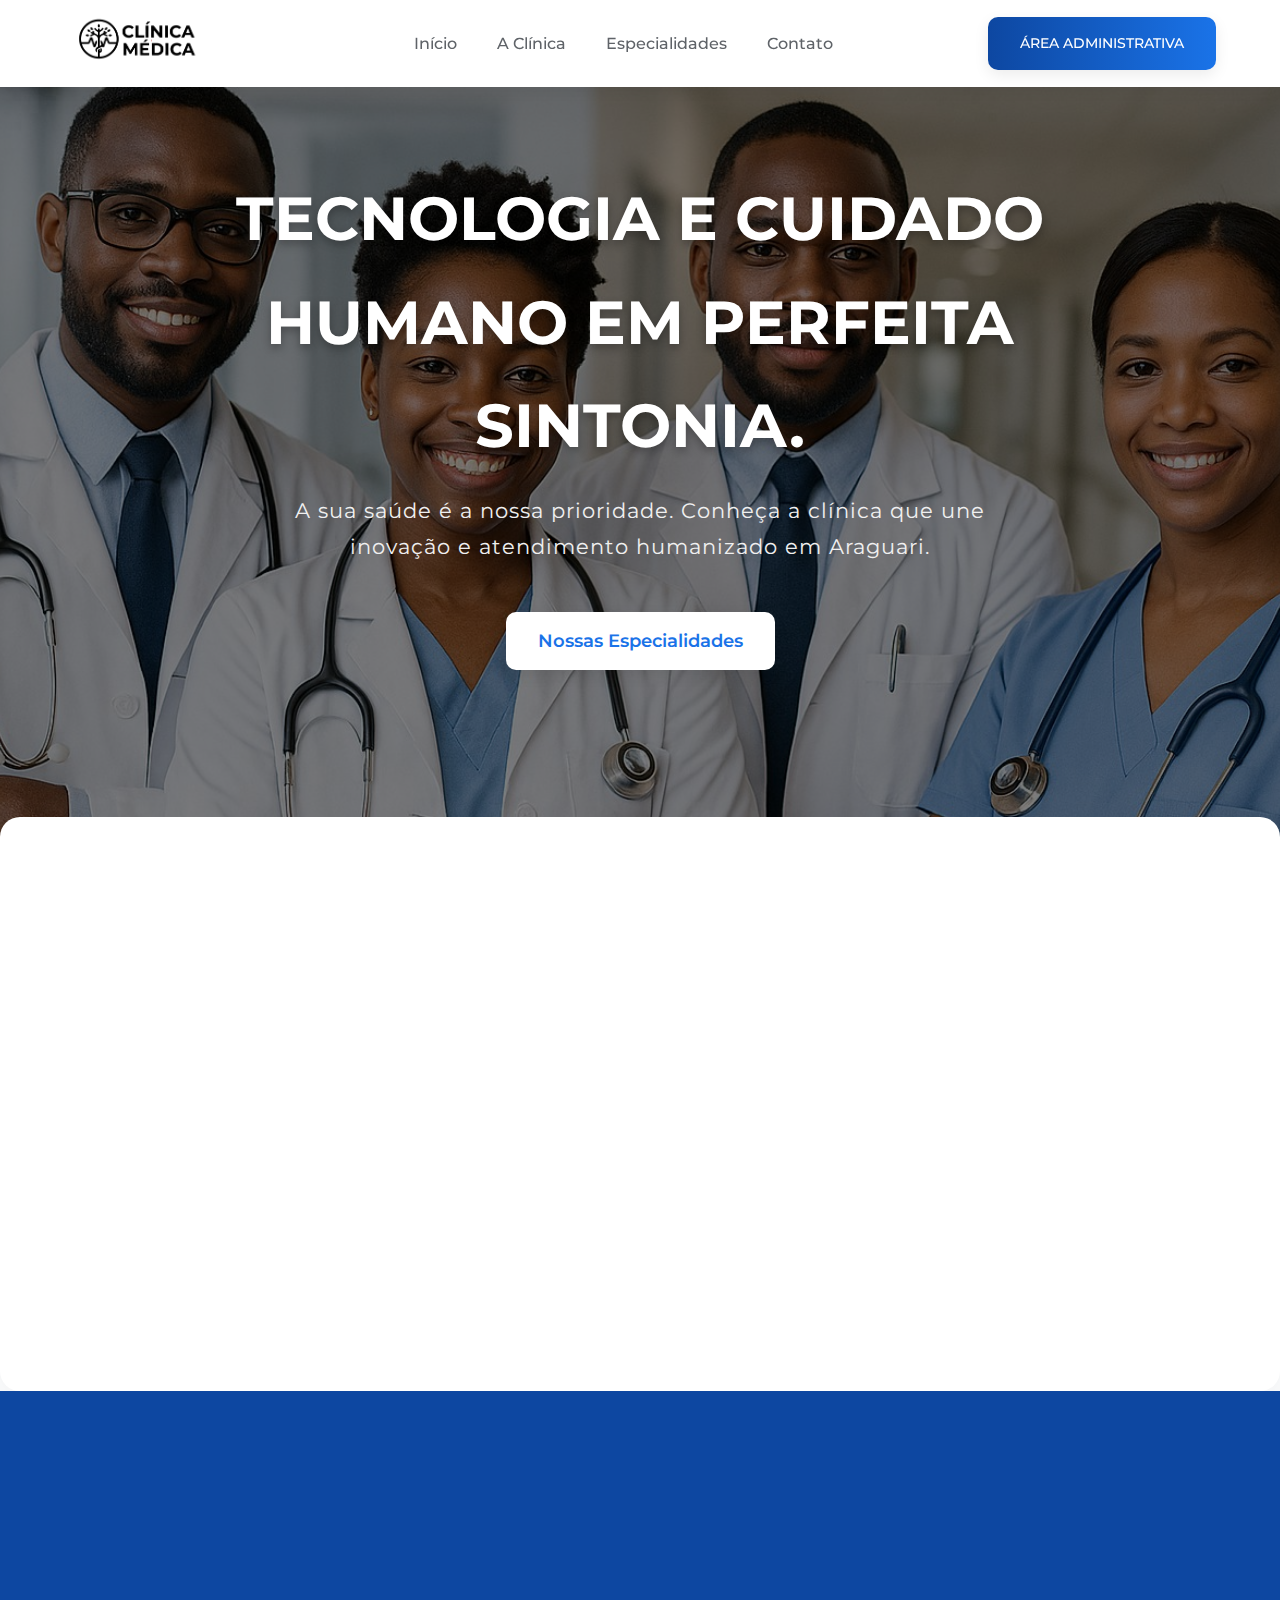
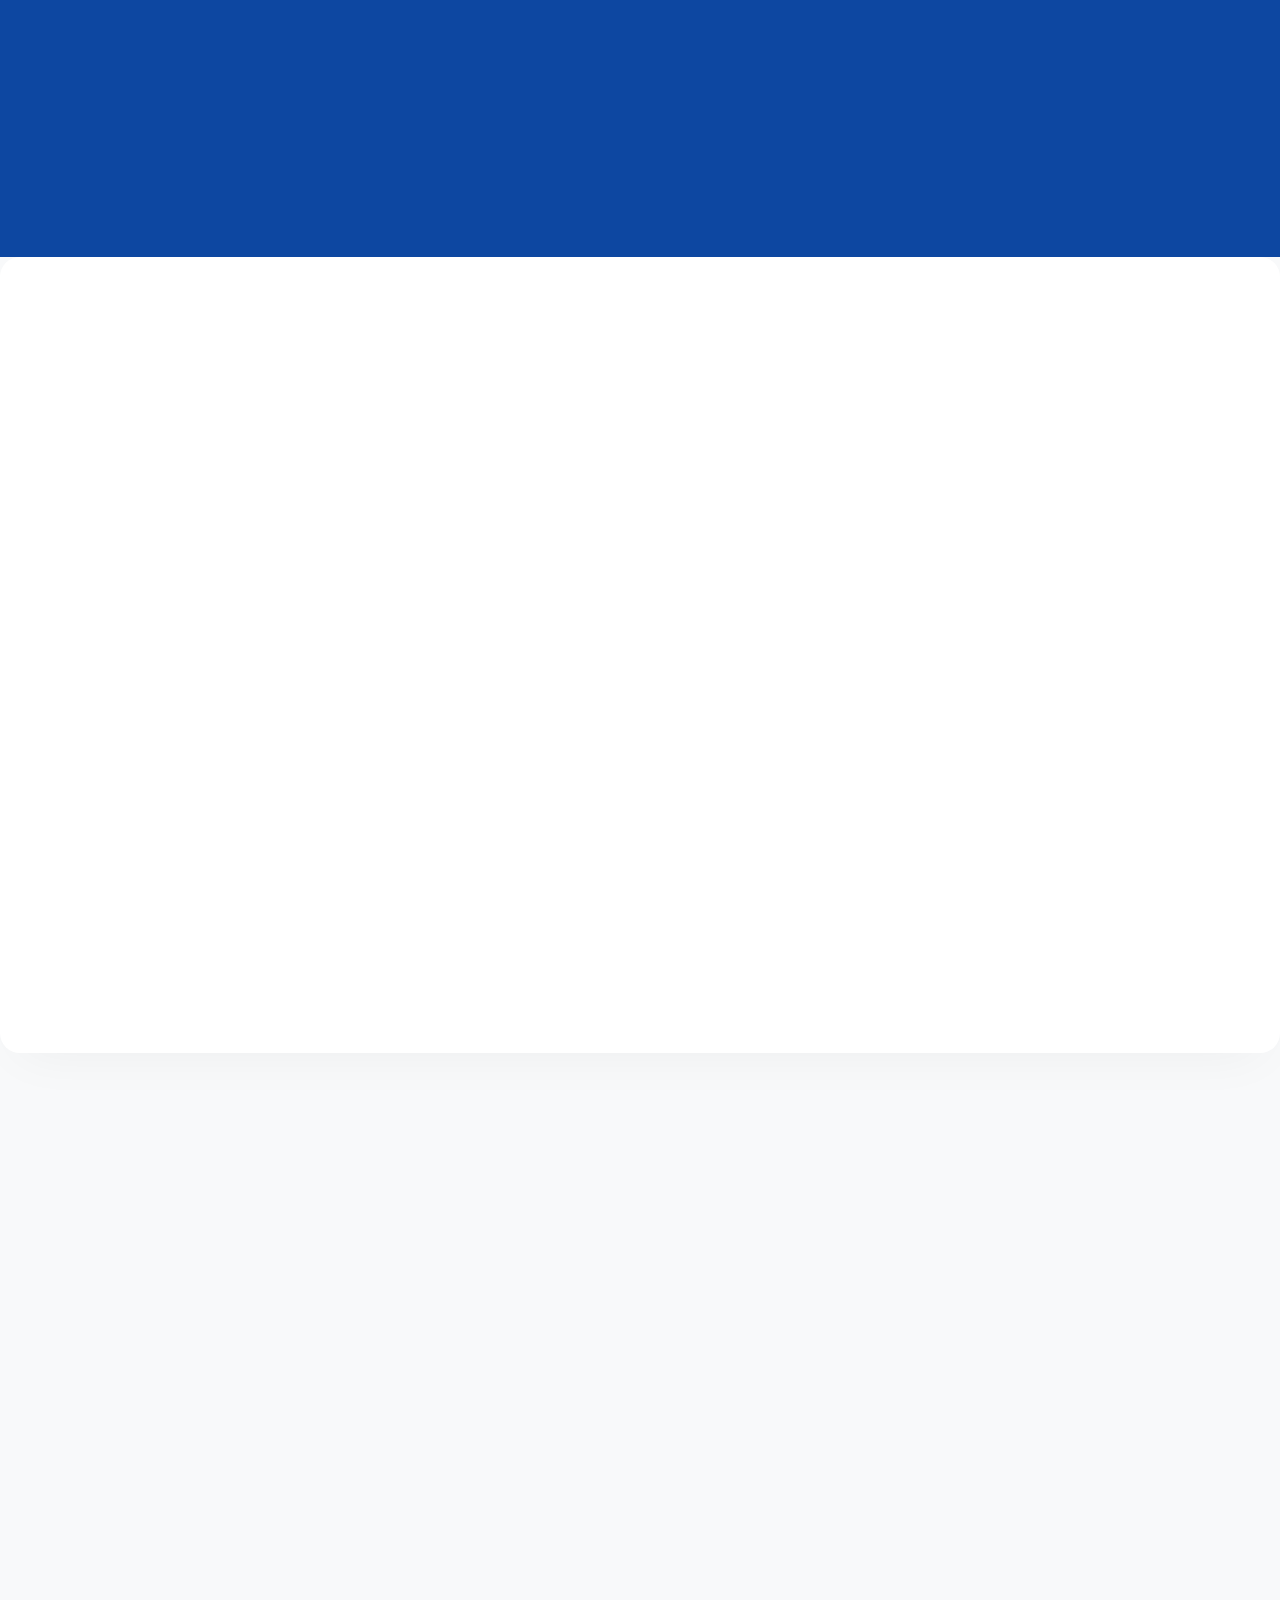
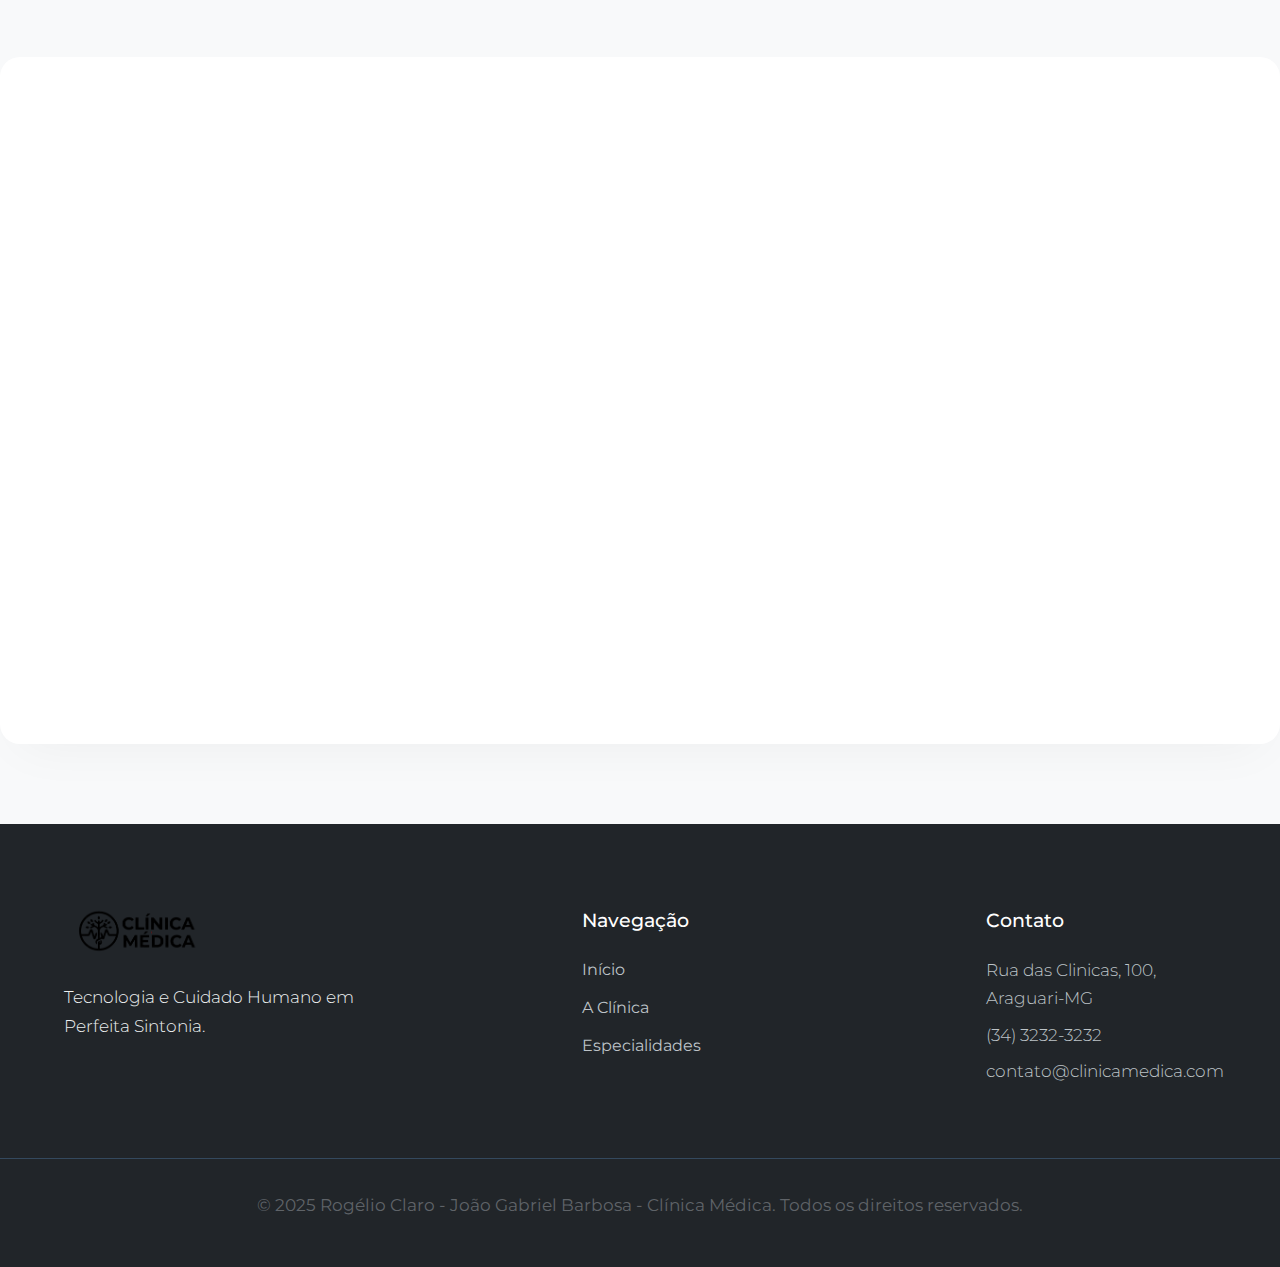
<file: index.html>
<!DOCTYPE html>
<html lang="pt-br">
<head>
    <meta charset="UTF-8">
    <meta name="viewport" content="width=device-width, initial-scale=1.0">
    <title>Clínica Médica - Cuidado e Tecnologia</title>

    <link rel="preconnect" href="https://fonts.googleapis.com">
    <link rel="preconnect" href="https://fonts.gstatic.com" crossorigin>
    <link href="https://fonts.googleapis.com/css2?family=Montserrat:wght@300;400;500;600;700&display=swap" rel="stylesheet">
    
    <link rel="stylesheet" href="css/index.css">
</head>
<body>

    <header>
        <div class="container header-content">
            <div class="logo">
                <img src="assets/clinica-logo.jpg" alt="Logo Clínica Médica" class="logo-img">
            </div>
            
            <nav>
                <ul>
                    <li><a href="#inicio">Início</a></li>
                    <li><a href="#sobre">A Clínica</a></li>
                    <li><a href="#especialidades">Especialidades</a></li>
                    <li><a href="#contato">Contato</a></li>
                </ul>
            </nav>

            <a href="login.html" class="btn btn-admin">
                ÁREA ADMINISTRATIVA
            </a>
        </div>
    </header>

    <main>
        <section class="hero" id="inicio" style="background-image: url('assets/hero.jpg');">
            <div class="hero-overlay">
                <div class="container hero-content">
                    <h1 class="animate-hero-title">TECNOLOGIA E CUIDADO HUMANO EM PERFEITA SINTONIA.</h1>
                    <p class="animate-hero-subtitle">A sua saúde é a nossa prioridade. Conheça a clínica que une inovação e atendimento humanizado em Araguari.</p>
                    <a href="#especialidades" class="btn btn-main">Nossas Especialidades</a>
                </div>
            </div>
        </section>

        <section class="about section-on-gray" id="sobre">
            <div class="container about-wrapper hidden"> 
                <div class="about-image">
                    <img src="assets/sobre.jpg" alt="Fachada da Clínica">
                </div>
                <div class="about-text">
                    <h2>Conheça a Nossa Clínica</h2>
                    <h3>Referência em Cuidado e Inovação</h3>
                    <p>Fundada com a missão de trazer um atendimento de ponta para Araguari, nossa clínica combina a mais alta tecnologia em diagnósticos com um cuidado humano e personalizado.</p>
                    <p>Nossa infraestrutura é pensada para o seu conforto, desde a recepção até as salas de exame, garantindo uma experiência tranquila e eficiente.</p>
                </div>
            </div>
        </section>

        <section class="features-section">
            <div class="container features-grid hidden">
                <div class="feature-box">
                    <img src="assets/icon-servicos.png" alt="Tecnologia" class="feature-icon">
                    <h4>Tecnologia de Ponta</h4>
                    <p>Equipamentos modernos para diagnósticos precisos e rápidos.</p>
                </div>
                <div class="feature-box">
                    <img src="assets/icon-corpo-clinico.png" alt="Corpo Clínico" class="feature-icon">
                    <h4>Equipe Qualificada</h4>
                    <p>Profissionais renomados e em constante atualização.</p>
                </div>
                <div class="feature-box">
                    <img src="assets/icon-convenios.png" alt="Atendimento" class="feature-icon">
                    <h4>Atendimento Humano</h4>
                    <p>Cuidado que vai além do diagnóstico, focado no seu bem-estar.</p>
                </div>
            </div>
        </section>

        <section class="services section-on-gray" id="especialidades">
            <div class="container">
                <h2 class="hidden">Nossas Especialidades</h2> 
                <div class="service-grid hidden"> 
                    
                    <div class="service-card">
                        <div class="card-image-wrapper">
                            <img src="assets/cardiologia.jpg" alt="Cardiologia" class="card-image">
                        </div>
                        <div class="card-content">
                            <h3>Cardiologia</h3>
                            <p>Cuidado completo com o seu coração e sistema circulatório.</p>
                        </div>
                    </div>

                    <div class="service-card">
                         <div class="card-image-wrapper">
                            <img src="assets/ortopedia.jpg" alt="Ortopedia" class="card-image">
                        </div>
                         <div class="card-content">
                            <h3>Ortopedia</h3>
                            <p>Tratamento de lesões e doenças dos ossos e músculos.</p>
                        </div>
                    </div>

                    <div class="service-card">
                         <div class="card-image-wrapper">
                            <img src="assets/pediatria.jpg" alt="Pediatria" class="card-image">
                        </div>
                         <div class="card-content">
                            <h3>Pediatria</h3>
                            <p>Cuidado especializado para bebês, crianças e adolescentes.</p>
                        </div>
                    </div>

                    <div class="service-card">
                         <div class="card-image-wrapper">
                            <img src="assets/sobre.jpg" alt="Nossa Clínica" class="card-image">
                        </div>
                         <div class="card-content">
                            <h3>Clínica Geral</h3>
                            <p>Infraestrutura moderna e confortável para melhor atendê-lo.</p>
                        </div>
                    </div>

                </div>
            </div>
        </section>

        <section class="cta-banner">
            <div class="container cta-content hidden">
                <h2>Cuidado Completo e Integrado</h2>
                <p>Nossa equipe está pronta para oferecer o melhor diagnóstico e o tratamento mais avançado para você e sua família.</p>
                <a href="#contato" class="btn btn-cta">Agende sua Consulta</a>
            </div>
        </section>

        <section class="contact section-on-gray" id="contato">
            <div class="container contact-container hidden">
                <div class="contact-wrapper">
                    
                    <div class="contact-info">
                        <h2>Fale Conosco</h2>
                        <p>Estamos prontos para te atender. Envie uma mensagem ou venha nos visitar.</p>
                        <div class="info-item">
                            <h4>Endereço</h4>
                            <p>Rua das Flores, 100, Centro<br>Araguari, MG, CEP 38440-000</p>
                        </div>
                        <div class="info-item">
                            <h4>Telefone</h4>
                            <p>(34) 3232-3232</p>
                        </div>
                        <div class="info-item">
                            <h4>Email</h4>
                            <p>contato@clinicamedica.com</p>
                        </div>
                    </div>
                    
                    <div class="contact-form">
                        <form id="contactForm">
                            <h3>Envie uma Mensagem</h3>
                            <div class="form-group">
                                <label for="nome">Nome Completo</label>
                                <input type="text" id="nome" name="nome" required>
                            </div>
                            <div class="form-group">
                                <label for="email">Email</label>
                                <input type="email" id="email" name="email" required>
                            </div>
                            <div class="form-group">
                                <label for="mensagem">Mensagem</label>
                                <textarea id="mensagem" name="mensagem" rows="5" required></textarea>
                            </div>
                            <button type="submit" class="btn btn-submit">Enviar Mensagem</button>
                        </form>
                    </div>

                </div>
            </div>
        </section>
    </main>

    <footer>
        <div class="container footer-container">
            <div class="footer-logo">
                <img src="assets/clinica-logo.jpg" alt="Logo Clínica Médica" class="logo-img-footer">
                <p>Tecnologia e Cuidado Humano em Perfeita Sintonia.</p>
            </div>
            <div class="footer-links">
                <h4>Navegação</h4>
                <ul>
                    <li><a href="#inicio">Início</a></li>
                    <li><a href="#sobre">A Clínica</a></li>
                    <li><a href="#especialidades">Especialidades</a></li>
                </ul>
            </div>
             <div class="footer-contact">
                <h4>Contato</h4>
                <p>Rua das Clinicas, 100, Araguari-MG</p>
                <p>(34) 3232-3232</p>
                 <p>contato@clinicamedica.com</p>
            </div>
        </div>
        <div class="footer-bottom">
            <p>&copy; 2025 Rogélio Claro - João Gabriel Barbosa - Clínica Médica. Todos os direitos reservados.</p>
        </div>
    </footer>

    <script src="https://code.jquery.com/jquery-3.7.1.min.js"></script>
    <script src="js/index.js"></script>

</body>
</html>
</file>
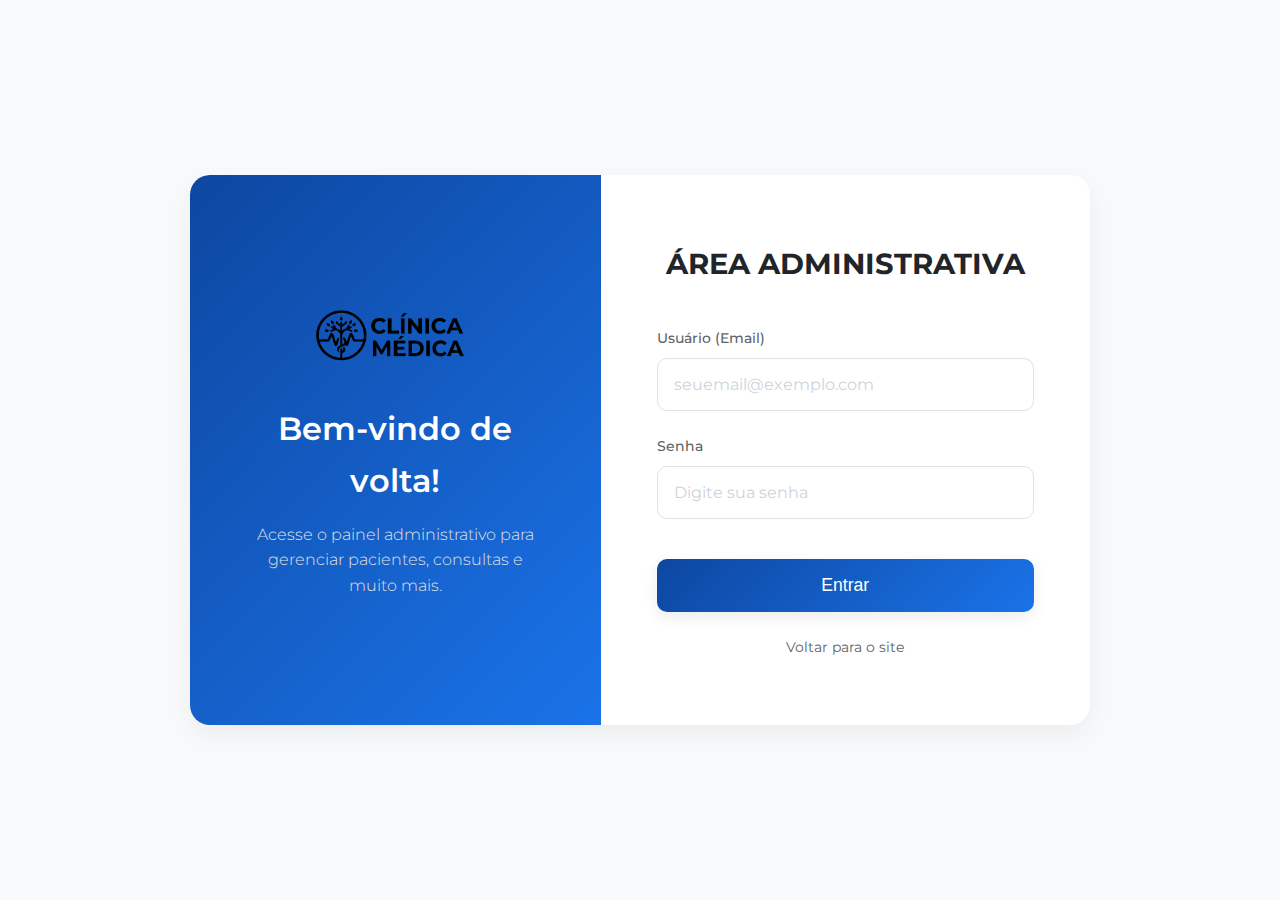
<file: configuracoes.html>
<!DOCTYPE html>
<html lang="pt-br">
<head>
    <meta charset="UTF-8">
    <meta name="viewport" content="width=device-width, initial-scale=1.0">
    <title>Configurações - Clínica Médica</title>

    <link rel="preconnect" href="https://fonts.googleapis.com">
    <link rel="preconnect" href="https://fonts.gstatic.com" crossorigin>
    <link href="https://fonts.googleapis.com/css2?family=Montserrat:wght@300;400;500;600;700&display=swap" rel="stylesheet">

    <link rel="stylesheet" href="https://cdnjs.cloudflare.com/ajax/libs/font-awesome/6.0.0/css/all.min.css">

    <link rel="stylesheet" href="css/dashboard.css">
</head>
<body>

    <div class="dashboard-layout">

        <aside class="sidebar">
            <div class="sidebar-header">
                <img src="assets/clinica-logo.jpg" alt="Logo Clínica Médica" class="logo-img">
            </div>
            <nav class="sidebar-nav">
                <ul id="sidebarMenu">
                    </ul>
            </nav>
            <div class="sidebar-footer">
                 <button id="logoutButton" class="btn btn-logout">
                    <i class="fas fa-sign-out-alt"></i> Sair
                 </button>
            </div>
        </aside>

        <div class="main-panel">

            <header class="main-header">
                 <div class="header-content">
                    <h1 id="pageTitle">Configurações</h1>
                    <div class="user-info">
                 <img src="" alt="Avatar" id="userAvatar" class="user-avatar" style="display: none;"> <span id="userName">Carregando...</span>
                 </div>
                 </div>
            </header>

            <main class="content-area" id="mainContent">

                <div class="card">
                    <h2>Configurações do Sistema</h2>
                    <p>Ajuste as preferências gerais, aparência e integrações da clínica.</p>

                    <form id="settingsForm" class="settings-form">

                        <div class="form-section">
                            <h4><i class="fas fa-clinic-medical icon-title"></i> Informações da Clínica</h4>
                            <div class="form-group">
                                <label for="clinicName">Nome da Clínica</label>
                                <input type="text" id="clinicName" name="clinicName" value="Clínica Médica Modelo">
                            </div>
                            <div class="form-group">
                                <label for="clinicAddress">Endereço Principal</label>
                                <input type="text" id="clinicAddress" name="clinicAddress" value="Rua das Flores, 100, Centro, Araguari-MG">
                            </div>
                            <div class="form-row">
                                <div class="form-group">
                                    <label for="clinicPhone">Telefone Principal</label>
                                    <input type="tel" id="clinicPhone" name="clinicPhone" value="(34) 3232-3232">
                                </div>
                                <div class="form-group">
                                    <label for="clinicEmail">Email de Contato</label>
                                    <input type="email" id="clinicEmail" name="clinicEmail" value="contato@clinicamedica.com">
                                </div>
                            </div>
                        </div>

                        <div class="form-section">
                             <h4><i class="fas fa-clock icon-title"></i> Horário de Funcionamento</h4>
                             <div class="form-row">
                                <div class="form-group">
                                    <label for="startTime">Horário de Abertura (Seg-Sex)</label>
                                    <input type="time" id="startTime" name="startTime" value="08:00">
                                </div>
                                <div class="form-group">
                                    <label for="endTime">Horário de Fechamento (Seg-Sex)</label>
                                    <input type="time" id="endTime" name="endTime" value="18:00">
                                </div>
                             </div>
                             <div class="form-group checkbox-group">
                                 <input type="checkbox" id="openSaturday" name="openSaturday">
                                 <label for="openSaturday">Abrir aos Sábados (08:00 - 12:00)</label>
                             </div>
                        </div>


                        <div class="form-section">
                            <h4><i class="fas fa-bell icon-title"></i> Notificações</h4>
                            <p>Defina como os usuários e pacientes serão notificados.</p>
                             <div class="form-group checkbox-group">
                                 <input type="checkbox" id="notifyNewAppointment" name="notifyNewAppointment" checked>
                                 <label for="notifyNewAppointment">Notificar paciente sobre novo agendamento (Email)</label>
                             </div>
                             <div class="form-group checkbox-group">
                                 <input type="checkbox" id="notifyAppointmentReminder" name="notifyAppointmentReminder">
                                 <label for="notifyAppointmentReminder">Enviar lembrete de consulta 24h antes (SMS)</label>
                             </div>
                             <div class="form-group checkbox-group">
                                 <input type="checkbox" id="notifyDoctorNewAppointment" name="notifyDoctorNewAppointment" checked>
                                 <label for="notifyDoctorNewAppointment">Notificar médico sobre novo agendamento na agenda</label>
                             </div>
                             <div class="form-group">
                                 <label for="reminderTime">Horário envio lembretes</label>
                                 <select id="reminderTime" name="reminderTime">
                                     <option value="09:00">09:00</option>
                                     <option value="10:00" selected>10:00</option>
                                     <option value="11:00">11:00</option>
                                 </select>
                             </div>
                        </div>

                        <div class="form-section">
                             <h4><i class="fas fa-palette icon-title"></i> Aparência</h4>
                             <div class="form-group">
                                <label for="logoUpload">Logo da Clínica (Upload)</label>
                                <input type="file" id="logoUpload" name="logoUpload" accept="image/png, image/jpeg">
                                <small>Recomendado: Fundo transparente, máx 2MB.</small>
                             </div>
                              <div class="form-group">
                                 <label for="primaryColor">Cor Primária (Tema)</label>
                                 <input type="color" id="primaryColor" name="primaryColor" value="#1A73E8"> </div>
                        </div>

                         <div class="form-section">
                            <h4><i class="fas fa-puzzle-piece icon-title"></i> Módulos Ativos</h4>
                             <div class="form-group checkbox-group">
                                 <input type="checkbox" id="moduleProntuario" name="moduleProntuario" checked disabled>
                                 <label for="moduleProntuario">Módulo de Prontuários (Obrigatório)</label>
                             </div>
                              <div class="form-group checkbox-group">
                                 <input type="checkbox" id="moduleFinanceiro" name="moduleFinanceiro">
                                 <label for="moduleFinanceiro">Módulo Financeiro Simplificado</label>
                             </div>
                              <div class="form-group checkbox-group">
                                 <input type="checkbox" id="moduleEstoque" name="moduleEstoque">
                                 <label for="moduleEstoque">Módulo de Controle de Estoque</label>
                             </div>
                         </div>


                         <div class="form-section">
                            <h4><i class="fas fa-plug icon-title"></i> Integrações</h4>
                            <p>Configure conexões com outros sistemas (fictício).</p>
                             <div class="form-group">
                                <label for="prontuarioEletronicoApi">API Prontuário Eletrônico Externo (URL)</label>
                                <input type="text" id="prontuarioEletronicoApi" name="prontuarioEletronicoApi" placeholder="https://api.prontuario.com/v1" value="">
                             </div>
                             <div class="form-group checkbox-group">
                                 <input type="checkbox" id="enableGatewayPagamento" name="enableGatewayPagamento">
                                 <label for="enableGatewayPagamento">Habilitar Gateway de Pagamento Online</label>
                             </div>
                              <div class="form-group">
                                <label for="apiKeyGateway">Chave API Gateway Pagamento</label>
                                <input type="password" id="apiKeyGateway" name="apiKeyGateway" value="************">
                             </div>
                        </div>


                        <div class="form-actions">
                            <button type="submit" class="btn btn-primary btn-submit">Salvar Configurações</button>
                        </div>

                    </form>
                </div> </main>
            </div>

    </div>

    <script src="https://code.jquery.com/jquery-3.7.1.min.js"></script>
    <script src="js/dashboard.js"></script>

    <style>
        .settings-form {
            margin-top: 2rem;
        }
        .form-section {
            margin-bottom: 2.5rem;
            padding-bottom: 2rem;
            border-bottom: 1px solid var(--border-color);
        }
        .form-section:last-of-type {
            border-bottom: none;
            margin-bottom: 1rem;
            padding-bottom: 1rem;
        }
        /* Título da Seção */
        .form-section h4 {
            font-size: 1.2rem;
            font-weight: 600;
            color: var(--dark-blue);
            margin-bottom: 1.8rem;
            display: flex;
            align-items: center;
        }
        .form-section h4 .icon-title {
            margin-right: 12px; /* Aumenta espaço do ícone */
            color: var(--primary-blue);
            font-size: 1.1em;
            width: 25px; /* Alinha ícones */
            text-align: center;
        }

        .form-section p {
            font-size: 0.9rem;
            color: var(--text-light);
            margin-bottom: 1.8rem;
            margin-top: -1rem;
        }
        /* Layout de Colunas */
        .form-row {
            display: grid;
            grid-template-columns: repeat(auto-fit, minmax(250px, 1fr));
            gap: 1.5rem;
        }

         /* Estilos para campos de formulário */
        .form-group {
            margin-bottom: 1.5rem; /* Espaço padrão */
        }
        .form-group label {
             font-size: 0.85rem;
             font-weight: 500;
             color: var(--text-dark);
             margin-bottom: 8px;
             display: block;
        }
         .form-group input,
         .form-group select {
             padding: 14px;
             border-radius: 8px;
             width: 100%;
             border: 1px solid var(--border-color);
             font-family: 'Montserrat', sans-serif;
             font-size: 0.95rem;
             background-color: var(--white);
         }
         .form-group input:focus,
         .form-group select:focus {
             outline: none;
             border-color: var(--primary-blue);
             box-shadow: 0 0 0 3px rgba(26, 115, 232, 0.2);
         }
          /* Ajuste para input[type=color] */
         .form-group input[type="color"] {
             padding: 5px; /* Padding menor */
             height: 48px; /* Altura igual aos outros inputs */
             cursor: pointer;
         }
           /* Ajuste para input[type=file] */
          .form-group input[type="file"] {
             padding: 10px; /* Padding interno */
             background-color: var(--bg-light-gray); /* Fundo diferente */
         }
         .form-group input[type="file"]::file-selector-button { /* Estilo do botão interno */
             padding: 8px 15px;
             border-radius: 6px;
             background-color: var(--primary-blue);
             color: var(--white);
             border: none;
             cursor: pointer;
             margin-right: 10px;
             transition: background-color 0.3s ease;
         }
         .form-group input[type="file"]::file-selector-button:hover {
             background-color: var(--dark-blue);
         }
          .form-group small { /* Texto de ajuda abaixo dos inputs */
             display: block;
             margin-top: 8px;
             font-size: 0.8rem;
             color: var(--text-light);
         }


         /* Estilo para grupo de checkbox */
        .checkbox-group {
            display: flex;
            align-items: center;
            margin-bottom: 1rem;
        }
         .checkbox-group input[type="checkbox"] {
             width: auto;
             margin-right: 10px;
             height: 18px;
             width: 18px;
             cursor: pointer;
              accent-color: var(--primary-blue); /* Cor do check */
         }
         .checkbox-group label {
             margin-bottom: 0;
             font-weight: 400;
             font-size: 0.95rem;
             color: var(--text-dark);
             cursor: pointer;
         }
          /* Checkbox desabilitado */
           .checkbox-group input[type="checkbox"]:disabled + label {
                color: var(--text-light);
                cursor: not-allowed;
           }


        .form-actions {
            margin-top: 2.5rem;
            text-align: right;
            padding-top: 1.5rem;
            border-top: 1px solid var(--border-color);
        }

        /* FIX: Estilo do Botão Salvar */
        .settings-form .btn-submit {
             width: auto;
             padding: 12px 30px;
             background: var(--gradient-primary); /* Gradiente azul */
             color: var(--white); /* Texto branco */
             border: none; /* Remove borda padrão se houver */
        }
         .settings-form .btn-submit:hover {
             box-shadow: var(--shadow-hover); /* Efeito de sombra no hover */
             /* Pode adicionar um escurecimento do gradiente se desejar */
         }

         /* Responsividade */
         @media (max-width: 768px) {
             .form-row {
                 grid-template-columns: 1fr;
                 gap: 1rem;
             }
             .form-section h4 {
                 font-size: 1.1rem;
             }
             .form-actions {
                  text-align: center; /* Centraliza botão */
             }
              .settings-form .btn-submit {
                 width: 100%; /* Botão ocupa largura total */
             }
         }

    </style>

</body>
</html>
</file>
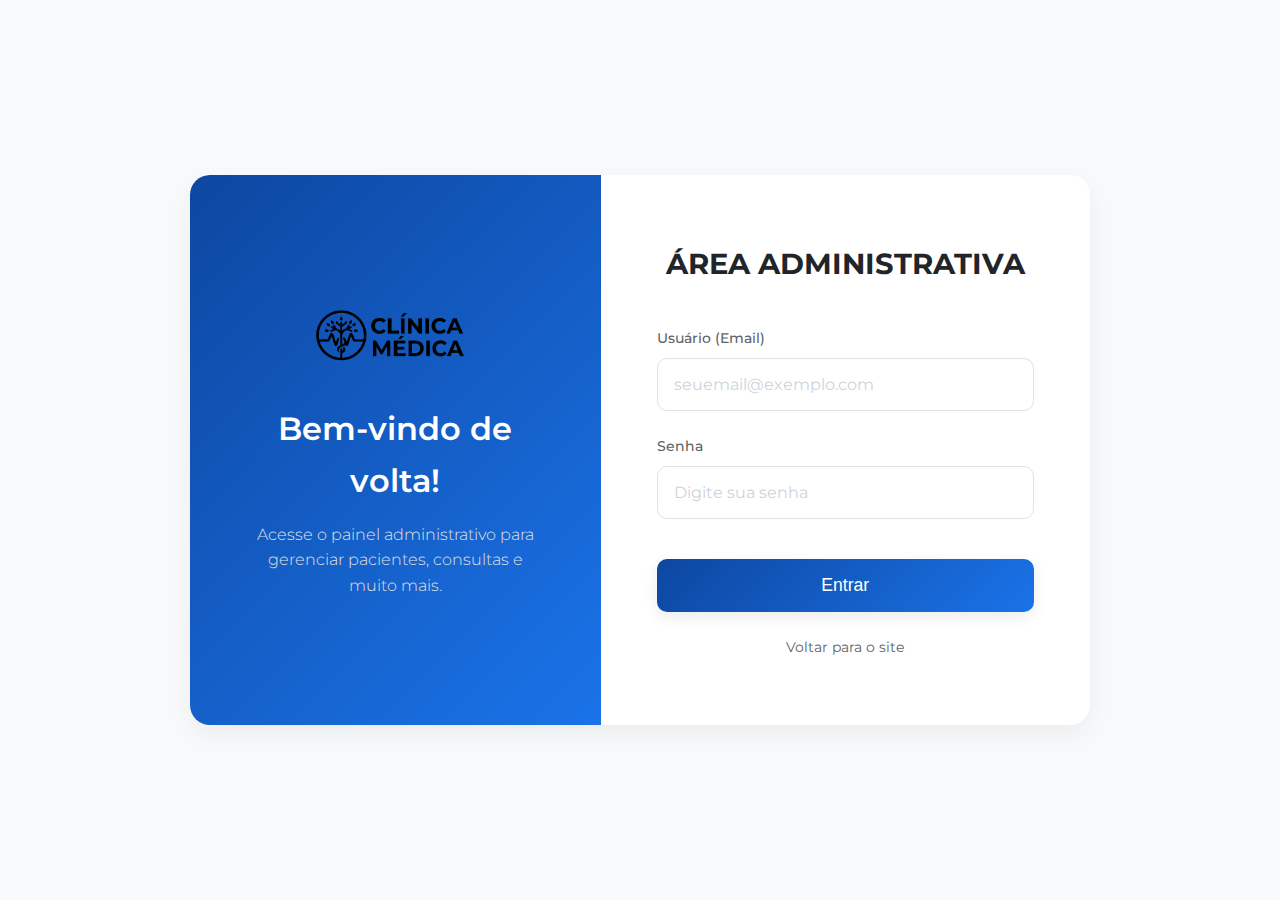
<file: consultas.html>
<!DOCTYPE html>
<html lang="pt-br">
<head>
    <meta charset="UTF-8">
    <meta name="viewport" content="width=device-width, initial-scale=1.0">
    <title>Consultas - Clínica Médica</title>

    <link rel="preconnect" href="https://fonts.googleapis.com">
    <link rel="preconnect" href="https://fonts.gstatic.com" crossorigin>
    <link href="https://fonts.googleapis.com/css2?family=Montserrat:wght@300;400;500;600;700&display=swap" rel="stylesheet">
    <link rel="stylesheet" href="https://cdnjs.cloudflare.com/ajax/libs/font-awesome/6.0.0/css/all.min.css">

    <link rel="stylesheet" href="css/dashboard.css">

    <style>
        /* --- Estilos para Header, Filtros e Tabela (Baseado em pacientes.html) --- */
        .card-header { display: flex; justify-content: space-between; align-items: center; margin-bottom: 2rem; padding-bottom: 1.5rem; border-bottom: 1px solid var(--border-color); }
        .card-header h2 { margin-bottom: 0; }
        .card-header .btn-primary { padding: 10px 18px; font-size: 0.9rem; background: var(--gradient-primary); border: none; }
        .card-header .btn-primary:hover { box-shadow: var(--shadow-hover); }
        .card-header .btn i { margin-right: 8px; }

        .filters { display: flex; flex-wrap: wrap; gap: 1.5rem; margin-bottom: 2.5rem; padding: 20px; background-color: var(--bg-light-gray); border-radius: 8px; border: 1px solid var(--border-color); }
        .filters .form-group { margin-bottom: 0; flex-grow: 1; min-width: 200px; }
        .filters .form-group label { font-size: 0.8rem; font-weight: 500; margin-bottom: 5px; color: var(--text-dark); }
        .filters .form-group input, .filters .form-group select { padding: 12px; font-size: 0.9rem; border-radius: 6px; width: 100%; border: 1px solid var(--border-color); font-family: 'Montserrat', sans-serif; }
        .filters .btn-filter { align-self: flex-end; padding: 11px 20px; font-size: 0.9rem; background-color: var(--text-light); color: var(--white); border: none; }
        .filters .btn-filter:hover { background-color: var(--text-dark); box-shadow: 0 4px 10px rgba(0,0,0,0.2); transform: translateY(-2px); }
        .filters .btn i { margin-right: 5px; }

        .table-responsive { overflow-x: auto; }
        .data-table { width: 100%; border-collapse: collapse; margin-top: 0; }
        .data-table th, .data-table td { padding: 15px; text-align: left; border-bottom: 1px solid var(--border-color); vertical-align: middle; white-space: nowrap; }
        .data-table th { background-color: var(--bg-light-gray); font-weight: 600; color: var(--text-dark); font-size: 0.8rem; text-transform: uppercase; letter-spacing: 0.5px; }
        .data-table td { color: var(--text-dark); font-size: 0.9rem; }
        .data-table tbody tr:hover { background-color: #f1f5f9; }
        .actions-col { width: 130px; text-align: center; }

        .data-table td .action-btn { background: none; border: none; padding: 6px 8px; cursor: pointer; font-size: 1rem; color: var(--text-light); transition: color 0.2s ease, transform 0.2s ease; margin: 0 4px; }
        .data-table td .action-btn:hover { transform: scale(1.1); }
        .data-table td .action-btn.edit:hover { color: var(--primary-blue); }
        .data-table td .action-btn.cancel:hover { color: #dc3545; }
        .data-table td .action-btn.details:hover { color: #6f42c1; }

        /* --- Estilos para Status da Consulta --- */
        .status-badge { padding: 5px 10px; border-radius: 6px; font-size: 0.8rem; font-weight: 600; color: var(--white); background-color: var(--text-light); text-transform: uppercase; letter-spacing: 0.5px; }
        .status-badge.confirmada { background-color: #28a745; } /* Verde */
        .status-badge.pendente { background-color: #ffc107; color: var(--text-dark); } /* Amarelo */
        .status-badge.cancelada { background-color: #dc3545; } /* Vermelho */

        /* --- ESTILOS DO MODAL (Copiado de pacientes.html) --- */
        .modal { display: none; position: fixed; z-index: 1050; left: 0; top: 0; width: 100%; height: 100%; overflow: auto; background-color: rgba(0, 0, 0, 0.55); justify-content: center; align-items: center; padding: 20px; }
        .modal-content { background-color: var(--white); margin: auto; padding: 0; border-radius: 12px; box-shadow: 0 10px 30px rgba(0, 0, 0, 0.15); position: relative; width: 90%; max-width: 650px; animation: fadeInModal 0.3s ease-out; border: 1px solid var(--border-color); }
        .modal-content.small-modal { max-width: 450px; }
        @keyframes fadeInModal { from { opacity: 0; transform: translateY(-30px); } to { opacity: 1; transform: translateY(0); } }
        .modal-header { display: flex; justify-content: space-between; align-items: center; border-bottom: 1px solid var(--border-color); padding: 20px 30px; }
        .modal-header h3 { margin-bottom: 0; font-size: 1.4rem; font-weight: 600; color: var(--dark-blue); }
        .close-btn { color: #888; font-size: 1.5rem; font-weight: bold; background: none; border: none; cursor: pointer; padding: 0; line-height: 1; opacity: 0.7; transition: opacity 0.2s ease; }
        .close-btn:hover, .close-btn:focus { color: var(--text-dark); opacity: 1; text-decoration: none; }
        .modal-body { padding: 30px; max-height: 65vh; overflow-y: auto; }
         .modal-body .form-group { margin-bottom: 1.2rem; }
         .modal-body .form-group label { font-size: 0.85rem; font-weight: 500; color: var(--text-dark); margin-bottom: 6px; display: block; }
          .modal-body .form-group input, .modal-body .form-group select, .modal-body .form-group textarea { padding: 14px; border-radius: 8px; width: 100%; border: 1px solid var(--border-color); font-family: 'Montserrat', sans-serif; font-size: 0.95rem; }
           .modal-body .form-group input:focus, .modal-body .form-group select:focus, .modal-body .form-group textarea:focus { outline: none; border-color: var(--primary-blue); box-shadow: 0 0 0 3px rgba(26, 115, 232, 0.2); }
         .modal-body .form-row { display: grid; grid-template-columns: repeat(auto-fit, minmax(200px, 1fr)); gap: 1rem; }
        .modal-footer { display: flex; justify-content: flex-end; gap: 12px; padding: 20px 30px; border-top: 1px solid var(--border-color); background-color: var(--bg-light-gray); border-radius: 0 0 12px 12px; }
         .modal-footer .btn-primary { background: var(--gradient-primary); border: none; color: var(--white); padding: 10px 25px; }
         .modal-footer .btn-primary:hover { box-shadow: var(--shadow-hover); }
         .modal-footer .btn-secondary { background-color: var(--white); color: var(--text-light); border: 1px solid var(--border-color); padding: 10px 25px; box-shadow: none; }
         .modal-footer .btn-secondary:hover { background-color: var(--bg-light-gray); border-color: #adb5bd; color: var(--text-dark); box-shadow: none; transform: none; }
         .modal-footer .btn-danger { background-color: #dc3545; color: var(--white); border: none; padding: 10px 25px; }
         .modal-footer .btn-danger:hover { background-color: #c82333; box-shadow: 0 4px 10px rgba(220, 53, 69, 0.3); }
         .modal-open { display: flex; }
         
         /* CSS Específico Modal Detalhes Consulta */
         #consultaDetailsModal .details-grid { display: grid; grid-template-columns: repeat(auto-fit, minmax(200px, 1fr)); gap: 1rem 1.5rem; }
         #consultaDetailsModal .details-grid p { margin-bottom: 0; font-size: 0.95rem; color: var(--text-dark); line-height: 1.5; }
         #consultaDetailsModal .details-grid p strong { color: var(--text-light); display: block; font-size: 0.8rem; font-weight: 500; margin-bottom: 3px; text-transform: uppercase; letter-spacing: 0.5px; }

         /* Classe para esconder botões (definida em dashboard.js, usada em pacientes.html) */
         .hide-for-medico { display: none !important; }

    </style>
</head>
<body>

    <div class="dashboard-layout">

        <aside class="sidebar">
            <div class="sidebar-header">
                <img src="assets/clinica-logo.jpg" alt="Logo Clínica Médica" class="logo-img">
            </div>
            <nav class="sidebar-nav">
                <ul id="sidebarMenu"></ul>
            </nav>
            <div class="sidebar-footer">
                 <button id="logoutButton" class="btn btn-logout">
                    <i class="fas fa-sign-out-alt"></i> Sair
                 </button>
            </div>
        </aside>

        <div class="main-panel">

            <header class="main-header">
                <div class="header-content">
                    <h1 id="pageTitle">Consultas</h1>
                    <div class="user-info">
                        <img src="" alt="Avatar" id="userAvatar" class="user-avatar" style="display: none;"> <span id="userName">Carregando...</span>
                    </div>
                </div>
            </header>

            <main class="content-area" id="mainContent">

                <div class="card">

                    <div class="card-header">
                        <h2>Gerenciar Consultas</h2>
                        <button id="btnNovaConsulta" class="btn btn-primary"><i class="fas fa-calendar-plus"></i> Nova Consulta</button>
                    </div>

                    <div class="filters">
                        <div class="form-group">
                            <label for="filterPaciente">Filtrar por Paciente:</label>
                            <input type="text" id="filterPaciente" placeholder="Nome do paciente...">
                        </div>
                        <div class="form-group">
                            <label for="filterMedico">Filtrar por Médico:</label>
                            <select id="filterMedico">
                                <option value="">Todos</option>
                                <option value="1">Dr. João Silva</option>
                                <option value="2">Dra. Maria Souza</option>
                            </select>
                        </div>
                         <div class="form-group">
                            <label for="filterData">Filtrar por Data:</label>
                            <input type="date" id="filterData">
                        </div>
                        <button class="btn btn-secondary btn-filter"><i class="fas fa-search"></i> Filtrar</button>
                    </div>

                    <div class="table-responsive">
                        <table class="data-table">
                            <thead>
                                <tr>
                                    <th>Paciente</th>
                                    <th>Médico</th>
                                    <th>Especialidade</th>
                                    <th>Data</th>
                                    <th>Hora</th>
                                    <th>Status</th>
                                    <th class="actions-col">Ações</th>
                                </tr>
                            </thead>
                            <tbody>
                                <tr>
                                    <td>Ana Pereira da Silva</td>
                                    <td>Dr. João Silva</td>
                                    <td>Cardiologia</td>
                                    <td>25/10/2025</td>
                                    <td>10:00</td>
                                    <td><span class="status-badge confirmada">Confirmada</span></td>
                                    <td class="actions-col">
                                        <button class="action-btn edit" title="Editar" data-id="1"><i class="fas fa-edit"></i></button>
                                        <button class="action-btn cancel" title="Cancelar" data-id="1" data-paciente="Ana Pereira da Silva"><i class="fas fa-calendar-times"></i></button>
                                        <button class="action-btn details" title="Ver Detalhes" data-id="1"><i class="fas fa-eye"></i></button>
                                    </td>
                                </tr>
                                <tr>
                                    <td>José Carlos Mendes</td>
                                    <td>Dra. Maria Souza</td>
                                    <td>Ortopedia</td>
                                    <td>25/10/2025</td>
                                    <td>11:30</td>
                                    <td><span class="status-badge pendente">Pendente</span></td>
                                    <td class="actions-col">
                                        <button class="action-btn edit" title="Editar" data-id="2"><i class="fas fa-edit"></i></button>
                                        <button class="action-btn cancel" title="Cancelar" data-id="2" data-paciente="José Carlos Mendes"><i class="fas fa-calendar-times"></i></button>
                                        <button class="action-btn details" title="Ver Detalhes" data-id="2"><i class="fas fa-eye"></i></button>
                                    </td>
                                </tr>
                                <tr>
                                    <td>Mariana Costa Oliveira</td>
                                    <td>Dr. João Silva</td>
                                    <td>Cardiologia</td>
                                    <td>26/10/2025</td>
                                    <td>09:00</td>
                                    <td><span class="status-badge confirmada">Confirmada</span></td>
                                    <td class="actions-col">
                                        <button class="action-btn edit" title="Editar" data-id="3"><i class="fas fa-edit"></i></button>
                                        <button class="action-btn cancel" title="Cancelar" data-id="3" data-paciente="Mariana Costa Oliveira"><i class="fas fa-calendar-times"></i></button>
                                        <button class="action-btn details" title="Ver Detalhes" data-id="3"><i class="fas fa-eye"></i></button>
                                    </td>
                                </tr>
                                 <tr>
                                    <td>Ricardo Alves</td>
                                    <td>Dr. João Silva</td>
                                    <td>Cardiologia</td>
                                    <td>24/10/2025</td>
                                    <td>15:00</td>
                                    <td><span class="status-badge cancelada">Cancelada</span></td>
                                    <td class="actions-col">
                                        <button class="action-btn edit" title="Editar" data-id="4"><i class="fas fa-edit"></i></button>
                                        <button class="action-btn cancel" title="Cancelar" data-id="4" data-paciente="Ricardo Alves"><i class="fas fa-calendar-times"></i></button>
                                        <button class="action-btn details" title="Ver Detalhes" data-id="4"><i class="fas fa-eye"></i></button>
                                    </td>
                                </tr>
                            </tbody>
                            </table>
                    </div>

                </div>
            </main>
        </div>
    </div>

    <div id="consultaFormModal" class="modal">
        <div class="modal-content">
            <div class="modal-header">
                <h3 id="consultaFormTitle">Nova Consulta</h3>
                <button type="button" class="close-btn" data-dismiss="modal">&times;</button>
            </div>
            <div class="modal-body">
                <form id="consultaForm">
                    <input type="hidden" id="consultaId" name="consultaId">
                    <div class="form-row">
                        <div class="form-group">
                            <label for="consultaPaciente">Paciente</label>
                            <select id="consultaPaciente" name="consultaPaciente" required>
                                <option value="">Selecione...</option>
                                <option value="1">Ana Pereira da Silva</option>
                                <option value="2">José Carlos Mendes</option>
                                <option value="3">Mariana Costa Oliveira</option>
                            </select>
                        </div>
                        <div class="form-group">
                            <label for="consultaMedico">Médico</label>
                            <select id="consultaMedico" name="consultaMedico" required>
                                 <option value="">Selecione...</option>
                                <option value="1">Dr. João Silva (Cardiologia)</option>
                                <option value="2">Dra. Maria Souza (Ortopedia)</option>
                            </select>
                        </div>
                    </div>
                    <div class="form-row">
                        <div class="form-group">
                            <label for="consultaData">Data</label>
                            <input type="date" id="consultaData" name="consultaData" required>
                        </div>
                        <div class="form-group">
                            <label for="consultaHora">Hora</label>
                            <input type="time" id="consultaHora" name="consultaHora" required>
                        </div>
                    </div>
                     <div class="form-group">
                        <label for="consultaStatus">Status</label>
                        <select id="consultaStatus" name="consultaStatus" required>
                            <option value="pendente">Pendente</option>
                            <option value="confirmada">Confirmada</option>
                            <option value="cancelada">Cancelada</option>
                        </select>
                    </div>
                    <div class="form-group">
                        <label for="consultaObs">Observações (Opcional)</label>
                        <textarea id="consultaObs" name="consultaObs" rows="3"></textarea>
                    </div>
                </form>
            </div>
            <div class="modal-footer">
                <button type="button" class="btn btn-secondary" data-dismiss="modal">Cancelar</button>
                <button type="submit" form="consultaForm" class="btn btn-primary">Salvar Consulta</button>
            </div>
        </div>
    </div>

    <div id="cancelConfirmModal" class="modal">
        <div class="modal-content small-modal">
            <div class="modal-header">
                <h3>Confirmar Cancelamento</h3>
                <button type="button" class="close-btn" data-dismiss="modal">&times;</button>
            </div>
            <div class="modal-body">
                <p style="text-align: center; font-size: 1.1rem;"><i class="fas fa-exclamation-triangle" style="color: #dc3545; margin-right: 10px;"></i>Tem certeza?</p>
                <p>Você realmente deseja cancelar a consulta do paciente <strong id="cancelConsultaName" style="color: var(--text-dark);"></strong>?</p>
                <p style="font-size: 0.9rem; color: var(--text-light);">Esta ação não pode ser desfeita.</p>
            </div>
            <div class="modal-footer">
                <button type="button" class="btn btn-secondary" data-dismiss="modal">Manter Consulta</button>
                <button type="button" id="confirmCancelBtn" class="btn btn-danger">Cancelar Consulta</button>
            </div>
        </div>
    </div>

    <div id="consultaDetailsModal" class="modal">
        <div class="modal-content">
            <div class="modal-header">
                <h3>Detalhes da Consulta</h3>
                <button type="button" class="close-btn" data-dismiss="modal">&times;</button>
            </div>
            <div class="modal-body">
                <div class="details-grid">
                    <p><strong>Paciente:</strong> <span id="detailConsultaPaciente"></span></p>
                    <p><strong>Médico:</strong> <span id="detailConsultaMedico"></span></p>
                    <p><strong>Especialidade:</strong> <span id="detailConsultaEspec"></span></p>
                    <p><strong>Data:</strong> <span id="detailConsultaData"></span></p>
                    <p><strong>Hora:</strong> <span id="detailConsultaHora"></span></p>
                    <p><strong>Status:</strong> <span id="detailConsultaStatus"></span></p>
                </div>
                <h4 style="margin-top: 1.5rem; border-top: 1px solid var(--border-color); padding-top: 1.5rem;">Observações</h4>
                <p id="detailConsultaObs" style="padding: 10px; background: #f9f9f9; border-radius: 5px; border: 1px solid #eee;">Nenhuma observação registrada.</p>
            </div>
            <div class="modal-footer">
                <button type="button" class="btn btn-secondary" data-dismiss="modal">Fechar</button>
            </div>
        </div>
    </div>
    <script src="https://code.jquery.com/jquery-3.7.1.min.js"></script>
    <script src="js/dashboard.js"></script>

    <script>
        $(document).ready(function() {
            
            // --- VERIFICA PERFIL (dashboard.js deve rodar primeiro) ---
            const userType = localStorage.getItem('userType');
            
            // Médico não pode agendar ou cancelar (exemplo, ajuste se necessário)
            if (userType === 'medico') {
                $('#btnNovaConsulta').addClass('hide-for-medico'); // Esconde "Nova Consulta"
                $('.data-table .action-btn.edit').addClass('hide-for-medico'); // Esconde "Editar"
                $('.data-table .action-btn.cancel').addClass('hide-for-medico'); // Esconde "Cancelar"
                $('.card-header h2').text('Visualizar Consultas'); // Muda título
            }
    
            // --- LÓGICA DOS MODAIS (Baseada em pacientes.html) ---
            const consultaFormModal = $('#consultaFormModal');
            const cancelConfirmModal = $('#cancelConfirmModal');
            const consultaDetailsModal = $('#consultaDetailsModal'); // <<< MODAL DE DETALHES
    
            // Abrir Novo
            $('#btnNovaConsulta').on('click', function() {
                if (!$(this).hasClass('hide-for-medico')) {
                    $('#consultaFormTitle').text('Nova Consulta');
                    $('#consultaForm')[0].reset();
                    $('#consultaId').val('');
                    consultaFormModal.addClass('modal-open');
                }
            });
    
            // Abrir Editar
            $('.data-table').on('click', '.action-btn.edit:not(.hide-for-medico)', function() {
                const consultaId = $(this).data('id');
                $('#consultaFormTitle').text('Editar Consulta');
                $('#consultaId').val(consultaId);
                
                // Preenchimento fictício...
                if (consultaId == 1) { // Ana Pereira
                    $('#consultaPaciente').val('1');
                    $('#consultaMedico').val('1');
                    $('#consultaData').val('2025-10-25');
                    $('#consultaHora').val('10:00');
                    $('#consultaStatus').val('confirmada');
                } else if (consultaId == 2) { // José Carlos
                     $('#consultaPaciente').val('2');
                     $('#consultaMedico').val('2');
                     $('#consultaData').val('2025-10-25');
                     $('#consultaHora').val('11:30');
                     $('#consultaStatus').val('pendente');
                } else {
                     $('#consultaPaciente').val('3');
                     $('#consultaMedico').val('1');
                     $('#consultaData').val('2025-10-26');
                     $('#consultaHora').val('09:00');
                     $('#consultaStatus').val('confirmada');
                }
                
                consultaFormModal.addClass('modal-open');
            });
    
            // Abrir Cancelar
            $('.data-table').on('click', '.action-btn.cancel:not(.hide-for-medico)', function() {
                const consultaId = $(this).data('id');
                const pacienteName = $(this).data('paciente');
                
                $('#cancelConsultaName').text(pacienteName);
                $('#confirmCancelBtn').data('id', consultaId);
                cancelConfirmModal.addClass('modal-open');
            });
    
            // --- INÍCIO: LÓGICA NOVA PARA MODAL DE DETALHES ---
            $('.data-table').on('click', '.action-btn.details', function() {
                const $row = $(this).closest('tr');
                
                // Pega os dados da linha da tabela
                const paciente = $row.find('td:eq(0)').text();
                const medico = $row.find('td:eq(1)').text();
                const espec = $row.find('td:eq(2)').text();
                const data = $row.find('td:eq(3)').text();
                const hora = $row.find('td:eq(4)').text();
                const status = $row.find('td:eq(5)').html(); // Pega o HTML do badge
                
                // Preenche o modal
                $('#detailConsultaPaciente').text(paciente);
                $('#detailConsultaMedico').text(medico);
                $('#detailConsultaEspec').text(espec);
                $('#detailConsultaData').text(data);
                $('#detailConsultaHora').text(hora);
                $('#detailConsultaStatus').html(status); // Usa .html() para manter o badge
                
                // Lógica fictícia para observações
                if (status.includes('Cancelada')) {
                    $('#detailConsultaObs').text('Consulta cancelada pelo paciente com 2h de antecedência.');
                } else {
                     $('#detailConsultaObs').text('Nenhuma observação registrada.');
                }
    
                consultaDetailsModal.addClass('modal-open');
            });
            // --- FIM: LÓGICA NOVA PARA MODAL DE DETALHES ---
    
    
            // Fechar TODOS os modais
            $('.close-btn, [data-dismiss="modal"]').on('click', function() {
                $(this).closest('.modal').removeClass('modal-open');
            });
            $('.modal').on('click', function(event) {
                if ($(event.target).hasClass('modal')) {
                    $(this).removeClass('modal-open');
                }
            });
    
            // Submits Fictícios
            $('#consultaForm').on('submit', function(event) {
                event.preventDefault();
                const consultaId = $('#consultaId').val();
                if (consultaId) { alert('Consulta (ID: ' + consultaId + ') "atualizada"! (Simulação)'); }
                else { alert('Nova consulta "agendada"! (Simulação)'); }
                consultaFormModal.removeClass('modal-open');
            });
            
            $('#confirmCancelBtn').on('click', function() {
                 const consultaId = $(this).data('id');
                 alert('Consulta (ID: ' + consultaId + ') "cancelada"! (Simulação)');
                 cancelConfirmModal.removeClass('modal-open');
            });
    
        });
    </script>
    </body>
</html>
</file>
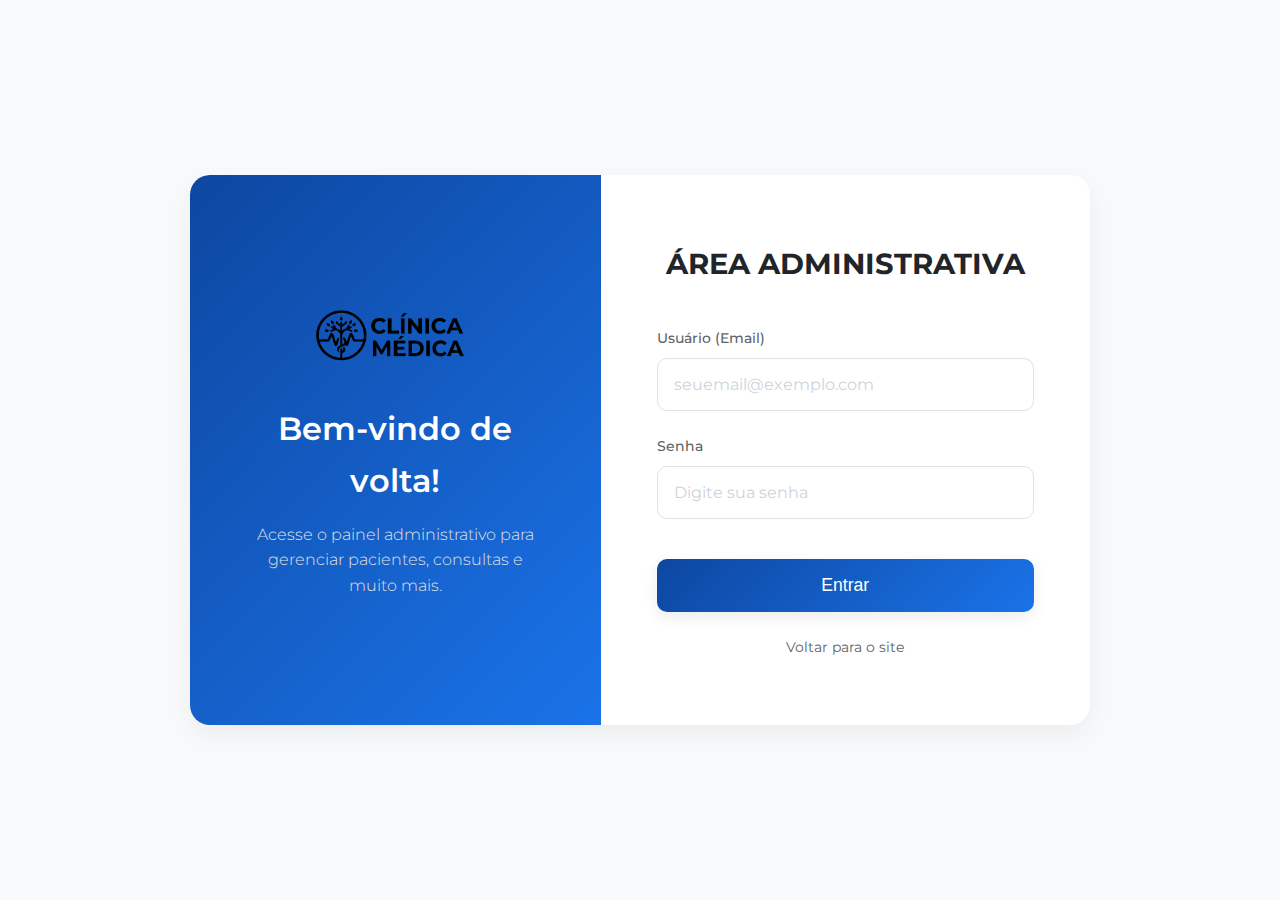
<file: convenios.html>
<!DOCTYPE html>
<html lang="pt-br">
<head>
    <meta charset="UTF-8">
    <meta name="viewport" content="width=device-width, initial-scale=1.0">
    <title>Convênios - Clínica Médica</title>

    <link rel="preconnect" href="https://fonts.googleapis.com">
    <link rel="preconnect" href="https://fonts.gstatic.com" crossorigin>
    <link href="https://fonts.googleapis.com/css2?family=Montserrat:wght@300;400;500;600;700&display=swap" rel="stylesheet">
    <link rel="stylesheet" href="https://cdnjs.cloudflare.com/ajax/libs/font-awesome/6.0.0/css/all.min.css">

    <link rel="stylesheet" href="css/dashboard.css">

    <style>
        .card-header { display: flex; justify-content: space-between; align-items: center; margin-bottom: 2rem; padding-bottom: 1.5rem; border-bottom: 1px solid var(--border-color); }
        .card-header h2 { margin-bottom: 0; }
        .card-header .btn-primary { padding: 10px 18px; font-size: 0.9rem; background: var(--gradient-primary); border: none; }
        .card-header .btn-primary:hover { box-shadow: var(--shadow-hover); }
        .card-header .btn i { margin-right: 8px; }

        .table-responsive { overflow-x: auto; }
        .data-table { width: 100%; border-collapse: collapse; margin-top: 0; }
        .data-table th, .data-table td { padding: 15px; text-align: left; border-bottom: 1px solid var(--border-color); vertical-align: middle; white-space: nowrap; }
        .data-table th { background-color: var(--bg-light-gray); font-weight: 600; color: var(--text-dark); font-size: 0.8rem; text-transform: uppercase; letter-spacing: 0.5px; }
        .data-table td { color: var(--text-dark); font-size: 0.9rem; }
        .data-table tbody tr:hover { background-color: #f1f5f9; }
        .actions-col { width: 130px; text-align: center; }

        .data-table td .action-btn { background: none; border: none; padding: 6px 8px; cursor: pointer; font-size: 1rem; color: var(--text-light); transition: color 0.2s ease, transform 0.2s ease; margin: 0 4px; }
        .data-table td .action-btn:hover { transform: scale(1.1); }
        .data-table td .action-btn.edit:hover { color: var(--primary-blue); }
        .data-table td .action-btn.delete:hover { color: #dc3545; }

        /* Estilo para Status (Ativo/Inativo) */
        .status-badge { padding: 5px 10px; border-radius: 6px; font-size: 0.8rem; font-weight: 600; color: var(--white); background-color: var(--text-light); text-transform: uppercase; letter-spacing: 0.5px; }
        .status-badge.ativo { background-color: #28a745; } /* Verde */
        .status-badge.inativo { background-color: #6c757d; } /* Cinza */

        /* --- ESTILOS DO MODAL (Copiado de pacientes.html) --- */
        .modal { display: none; position: fixed; z-index: 1050; left: 0; top: 0; width: 100%; height: 100%; overflow: auto; background-color: rgba(0, 0, 0, 0.55); justify-content: center; align-items: center; padding: 20px; }
        .modal-content { background-color: var(--white); margin: auto; padding: 0; border-radius: 12px; box-shadow: 0 10px 30px rgba(0, 0, 0, 0.15); position: relative; width: 90%; max-width: 650px; animation: fadeInModal 0.3s ease-out; border: 1px solid var(--border-color); }
        .modal-content.small-modal { max-width: 450px; }
        @keyframes fadeInModal { from { opacity: 0; transform: translateY(-30px); } to { opacity: 1; transform: translateY(0); } }
        .modal-header { display: flex; justify-content: space-between; align-items: center; border-bottom: 1px solid var(--border-color); padding: 20px 30px; }
        .modal-header h3 { margin-bottom: 0; font-size: 1.4rem; font-weight: 600; color: var(--dark-blue); }
        .close-btn { color: #888; font-size: 1.5rem; font-weight: bold; background: none; border: none; cursor: pointer; padding: 0; line-height: 1; opacity: 0.7; transition: opacity 0.2s ease; }
        .close-btn:hover, .close-btn:focus { color: var(--text-dark); opacity: 1; text-decoration: none; }
        .modal-body { padding: 30px; max-height: 65vh; overflow-y: auto; }
        .modal-body .form-group { margin-bottom: 1.2rem; }
        .modal-body .form-group label { font-size: 0.85rem; font-weight: 500; color: var(--text-dark); margin-bottom: 6px; display: block; }
        .modal-body .form-group input, .modal-body .form-group select { padding: 14px; border-radius: 8px; width: 100%; border: 1px solid var(--border-color); font-family: 'Montserrat', sans-serif; font-size: 0.95rem; }
        .modal-body .form-group input:focus, .modal-body .form-group select:focus { outline: none; border-color: var(--primary-blue); box-shadow: 0 0 0 3px rgba(26, 115, 232, 0.2); }
         .modal-body .form-row { display: grid; grid-template-columns: repeat(auto-fit, minmax(200px, 1fr)); gap: 1rem; }
        .modal-footer { display: flex; justify-content: flex-end; gap: 12px; padding: 20px 30px; border-top: 1px solid var(--border-color); background-color: var(--bg-light-gray); border-radius: 0 0 12px 12px; }
        .modal-footer .btn-primary { background: var(--gradient-primary); border: none; color: var(--white); padding: 10px 25px; }
        .modal-footer .btn-primary:hover { box-shadow: var(--shadow-hover); }
        .modal-footer .btn-secondary { background-color: var(--white); color: var(--text-light); border: 1px solid var(--border-color); padding: 10px 25px; box-shadow: none; }
        .modal-footer .btn-secondary:hover { background-color: var(--bg-light-gray); border-color: #adb5bd; color: var(--text-dark); box-shadow: none; transform: none; }
        .modal-footer .btn-danger { background-color: #dc3545; color: var(--white); border: none; padding: 10px 25px; }
        .modal-footer .btn-danger:hover { background-color: #c82333; box-shadow: 0 4px 10px rgba(220, 53, 69, 0.3); }
        .modal-open { display: flex; }
    </style>
</head>
<body>

    <div class="dashboard-layout">

        <aside class="sidebar">
            <div class="sidebar-header">
                <img src="assets/clinica-logo.jpg" alt="Logo Clínica Médica" class="logo-img">
            </div>
            <nav class="sidebar-nav">
                <ul id="sidebarMenu"></ul>
            </nav>
            <div class="sidebar-footer">
                 <button id="logoutButton" class="btn btn-logout">
                    <i class="fas fa-sign-out-alt"></i> Sair
                 </button>
            </div>
        </aside>

        <div class="main-panel">

            <header class="main-header">
                <div class="header-content">
                    <h1 id="pageTitle">Convênios</h1>
                    <div class="user-info">
                   <img src="" alt="Avatar" id="userAvatar" class="user-avatar" style="display: none;"> <span id="userName">Carregando...</span>
                 </div>
                </div>
            </header>

            <main class="content-area" id="mainContent">

                <div class="card">

                    <div class="card-header">
                        <h2>Gerenciar Convênios</h2>
                        <button id="btnNovoConvenio" class="btn btn-primary"><i class="fas fa-plus"></i> Novo Convênio</button>
                    </div>

                    <div class="table-responsive">
                        <table class="data-table">
                            <thead>
                                <tr>
                                    <th>Nome do Convênio</th>
                                    <th>Cobertura (Exemplo)</th>
                                    <th>Telefone Contato</th>
                                    <th>Status</th>
                                    <th class="actions-col">Ações</th>
                                </tr>
                            </thead>
                            <tbody>
                                <tr>
                                    <td>Unimed</td>
                                    <td>Plano Completo (100%)</td>
                                    <td>(34) 3239-9999</td>
                                    <td><span class="status-badge ativo">Ativo</span></td>
                                    <td class="actions-col">
                                        <button class="action-btn edit" title="Editar" data-id="1" data-nome="Unimed"><i class="fas fa-edit"></i></button>
                                        <button class="action-btn delete" title="Excluir" data-id="1" data-nome="Unimed"><i class="fas fa-trash"></i></button>
                                    </td>
                                </tr>
                                <tr>
                                    <td>Amil</td>
                                    <td>Plano Essencial (80%)</td>
                                    <td>0800-707-1000</td>
                                    <td><span class="status-badge ativo">Ativo</span></td>
                                    <td class="actions-col">
                                        <button class="action-btn edit" title="Editar" data-id="2" data-nome="Amil"><i class="fas fa-edit"></i></button>
                                        <button class="action-btn delete" title="Excluir" data-id="2" data-nome="Amil"><i class="fas fa-trash"></i></button>
                                    </td>
                                </tr>
                                <tr>
                                    <td>SulAmérica</td>
                                    <td>-</td>
                                    <td>(11) 4004-5900</td>
                                    <td><span class="status-badge inativo">Inativo</span></td>
                                    <td class="actions-col">
                                        <button class="action-btn edit" title="Editar" data-id="3" data-nome="SulAmérica"><i class="fas fa-edit"></i></button>
                                        <button class="action-btn delete" title="Excluir" data-id="3" data-nome="SulAmérica"><i class="fas fa-trash"></i></button>
                                    </td>
                                </tr>
                            </tbody>
                        </table>
                    </div>

                </div>
            </main>
        </div>
    </div>

    <div id="convenioFormModal" class="modal">
        <div class="modal-content">
            <div class="modal-header">
                <h3 id="convenioFormTitle">Novo Convênio</h3>
                <button type="button" class="close-btn" data-dismiss="modal">&times;</button>
            </div>
            <div class="modal-body">
                <form id="convenioForm">
                    <input type="hidden" id="convenioId" name="convenioId">
                    <div class="form-group">
                        <label for="convenioNome">Nome do Convênio</label>
                        <input type="text" id="convenioNome" name="convenioNome" required>
                    </div>
                    <div class="form-row">
                        <div class="form-group">
                            <label for="convenioTelefone">Telefone de Contato</label>
                            <input type="tel" id="convenioTelefone" name="convenioTelefone" placeholder="(XX) XXXX-XXXX">
                        </div>
                        <div class="form-group">
                            <label for="convenioStatus">Status</label>
                            <select id="convenioStatus" name="convenioStatus" required>
                                <option value="ativo">Ativo</option>
                                <option value="inativo">Inativo</option>
                            </select>
                        </div>
                    </div>
                     <div class="form-group">
                        <label for="convenioCobertura">Descrição da Cobertura (Exemplo)</label>
                        <input type="text" id="convenioCobertura" name="convenioCobertura" placeholder="Ex: Plano Completo (100%)">
                    </div>
                </form>
            </div>
            <div class="modal-footer">
                <button type="button" class="btn btn-secondary" data-dismiss="modal">Cancelar</button>
                <button type="submit" form="convenioForm" class="btn btn-primary">Salvar Convênio</button>
            </div>
        </div>
    </div>

    <div id="deleteConfirmModal" class="modal">
        <div class="modal-content small-modal">
            <div class="modal-header">
                <h3>Confirmar Exclusão</h3>
                <button type="button" class="close-btn" data-dismiss="modal">&times;</button>
            </div>
            <div class="modal-body">
                <p style="text-align: center; font-size: 1.1rem;"><i class="fas fa-exclamation-triangle" style="color: #dc3545; margin-right: 10px;"></i>Tem certeza?</p>
                <p>Você realmente deseja excluir o convênio <strong id="deleteConvenioName" style="color: var(--text-dark);"></strong>?</p>
                <p style="font-size: 0.9rem; color: var(--text-light);">Esta ação não pode ser desfeita.</p>
            </div>
            <div class="modal-footer">
                <button type="button" class="btn btn-secondary" data-dismiss="modal">Cancelar</button>
                <button type="button" id="confirmDeleteBtn" class="btn btn-danger">Excluir</button>
            </div>
        </div>
    </div>

    <script src="https://code.jquery.com/jquery-3.7.1.min.js"></script>
    <script src="js/dashboard.js"></script>

    <script>
        $(document).ready(function() {
            
            // --- LÓGICA DOS MODAIS ---
            const convenioFormModal = $('#convenioFormModal');
            const deleteConfirmModal = $('#deleteConfirmModal');
            
            // Dados fictícios para edição
            const dadosFicticios = {
                1: { tel: "(34) 3239-9999", status: "ativo", cob: "Plano Completo (100%)" },
                2: { tel: "0800-707-1000", status: "ativo", cob: "Plano Essencial (80%)" },
                3: { tel: "(11) 4004-5900", status: "inativo", cob: "-" }
            };

            // Abrir Novo
            $('#btnNovoConvenio').on('click', function() {
                $('#convenioFormTitle').text('Novo Convênio');
                $('#convenioForm')[0].reset();
                $('#convenioId').val('');
                $('#convenioStatus').val('ativo'); // Padrão
                convenioFormModal.addClass('modal-open');
            });

            // Abrir Editar
            $('.data-table').on('click', '.action-btn.edit', function() {
                const convenioId = $(this).data('id');
                const convenioNome = $(this).data('nome');
                
                $('#convenioFormTitle').text('Editar Convênio');
                $('#convenioId').val(convenioId);
                
                // Preenchimento fictício...
                const dados = dadosFicticios[convenioId];
                $('#convenioNome').val(convenioNome);
                $('#convenioTelefone').val(dados.tel);
                $('#convenioStatus').val(dados.status);
                $('#convenioCobertura').val(dados.cob);
                
                convenioFormModal.addClass('modal-open');
            });

             // Abrir Confirmar Exclusão
            $('.data-table').on('click', '.action-btn.delete', function() {
                const convenioId = $(this).data('id');
                const convenioNome = $(this).data('nome');
                
                $('#deleteConvenioName').text(convenioNome);
                $('#confirmDeleteBtn').data('id', convenioId);
                deleteConfirmModal.addClass('modal-open');
            });

            // Fechar Modais
            $('.close-btn, [data-dismiss="modal"]').on('click', function() {
                $(this).closest('.modal').removeClass('modal-open');
            });
            $('.modal').on('click', function(event) {
                if ($(event.target).hasClass('modal')) $(this).removeClass('modal-open');
            });

            // Submits Fictícios
            $('#convenioForm').on('submit', function(event) {
                event.preventDefault();
                const convenioId = $('#convenioId').val();
                if (convenioId) { alert('Convênio (ID: ' + convenioId + ') "atualizado"! (Simulação)'); }
                else { alert('Novo convênio "salvo"! (Simulação)'); }
                convenioFormModal.removeClass('modal-open');
            });
            
            $('#confirmDeleteBtn').on('click', function() {
                 const convenioId = $(this).data('id');
                 alert('Convênio (ID: ' + convenioId + ') "excluído"! (Simulação)');
                 deleteConfirmModal.removeClass('modal-open');
            });

        }); // Fim do document ready
    </script>

</body>
</html>
</file>
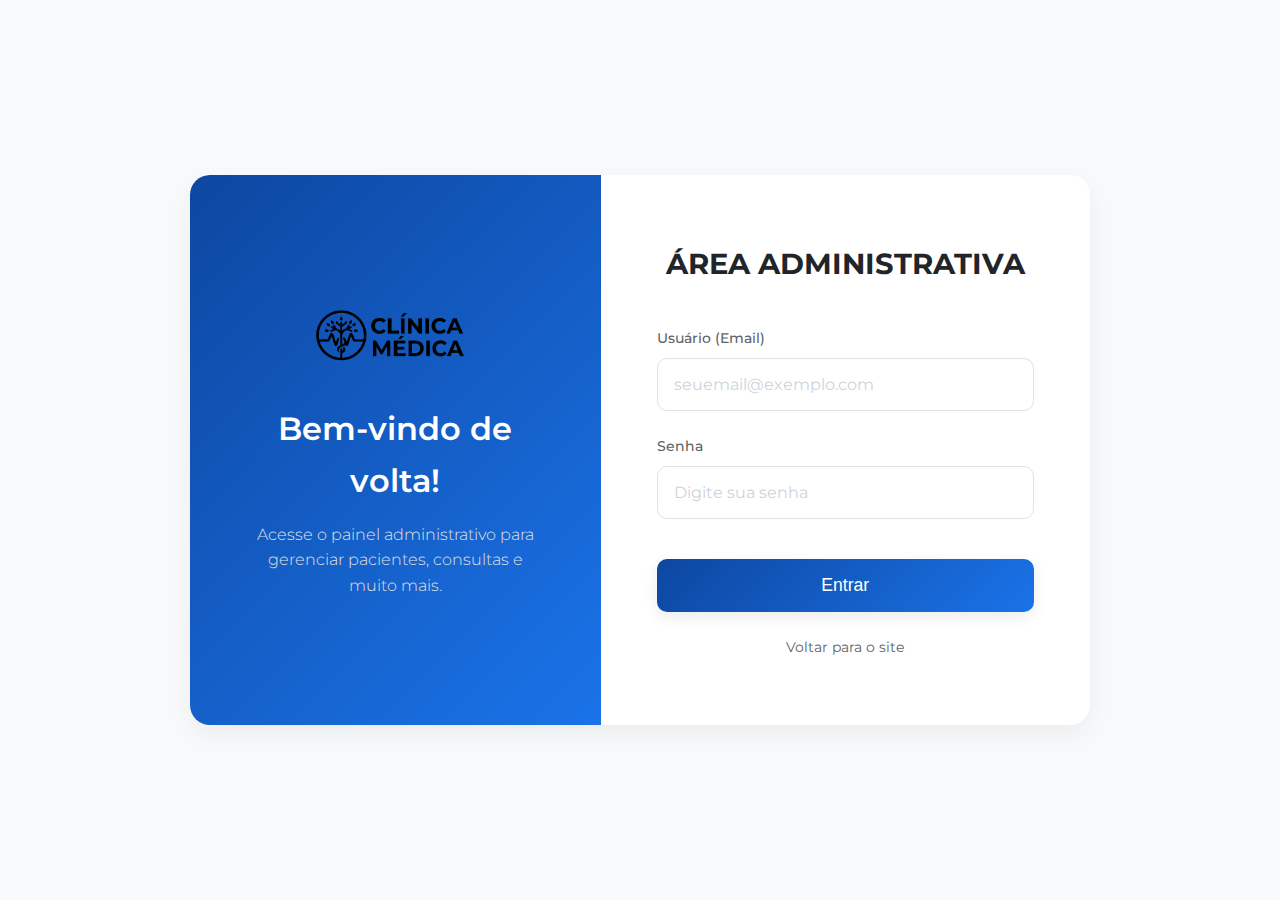
<file: dashboard.html>
<!DOCTYPE html>
<html lang="pt-br">
<head>
    <meta charset="UTF-8">
    <meta name="viewport" content="width=device-width, initial-scale=1.0">
    <title>Dashboard - Clínica Médica</title>

    <link rel="preconnect" href="https://fonts.googleapis.com">
    <link rel="preconnect" href="https://fonts.gstatic.com" crossorigin>
    <link href="https://fonts.googleapis.com/css2?family=Montserrat:wght@300;400;500;600;700&display=swap" rel="stylesheet">

    <link rel="stylesheet" href="https://cdnjs.cloudflare.com/ajax/libs/font-awesome/6.0.0/css/all.min.css">
    
    <link rel="stylesheet" href="css/dashboard.css">
</head>
<body>

    <div class="dashboard-layout">
        
        <aside class="sidebar">
            <div class="sidebar-header">
                <img src="assets/clinica-logo.jpg" alt="Logo Clínica Médica" class="logo-img">
            </div>
            <nav class="sidebar-nav">
                <ul id="sidebarMenu">
                    </ul>
            </nav>
            <div class="sidebar-footer">
                 <button id="logoutButton" class="btn btn-logout">
                    <i class="fas fa-sign-out-alt"></i> Sair
                 </button>
            </div>
        </aside>

        <div class="main-panel">
            
            <header class="main-header">
                 <div class="header-content">
                    <h1 id="pageTitle">Painel de Controle</h1> 
                    <div class="user-info">
                        <span id="userName">Carregando...</span>
                    </div>
                </div>
            </header>

            <main class="content-area" id="mainContent">
                
                <div class="card welcome-card">
                    <h2>Bem-vindo(a), <span id="welcomeUserName">Usuário</span>!</h2>
                    <p>Utilize o menu lateral para acessar as funcionalidades disponíveis para o seu perfil.</p>
                </div>

                <div id="admin-summary" class="user-summary" style="display: none;">
                    <h3>Resumo Geral (Admin)</h3>
                    <div class="summary-grid">
                        <div class="card summary-card">
                            <i class="fas fa-users summary-icon blue"></i>
                            <div class="summary-text">
                                <h3>Total de Pacientes</h3>
                                <p>152</p> 
                            </div>
                        </div>
                        <div class="card summary-card">
                             <i class="fas fa-user-tie summary-icon green"></i>
                             <div class="summary-text">
                                <h3>Funcionários Ativos</h3>
                                <p>25</p>
                             </div>
                        </div>
                        <div class="card summary-card">
                             <i class="fas fa-calendar-alt summary-icon purple"></i>
                             <div class="summary-text">
                                 <h3>Consultas Agendadas (Hoje)</h3>
                                 <p>18</p>
                             </div>
                        </div>
                    </div>
                     <div class="card">
                        <h4>Ações Rápidas (Admin)</h4>
                        <div class="actions-wrapper"> 
                            <a href="funcionarios.html" class="btn btn-quick-action">Gerenciar Funcionários</a>
                            <a href="perfis.html" class="btn btn-quick-action">Gerenciar Perfis</a>
                            <a href="relatorios.html" class="btn btn-quick-action">Ver Relatórios</a>
                            <a href="configuracoes.html" class="btn btn-quick-action">Configurações</a>
                        </div>
                     </div>
                </div>

                <div id="medico-summary" class="user-summary" style="display: none;">
                    <h3>Painel do Médico</h3>
                     <div class="summary-grid">
                        <div class="card summary-card">
                            <i class="fas fa-calendar-day summary-icon blue"></i>
                            <div class="summary-text">
                                <h3>Suas Consultas (Hoje)</h3>
                                <p>6</p> 
                            </div>
                        </div>
                        <div class="card summary-card">
                             <i class="fas fa-file-medical summary-icon green"></i>
                             <div class="summary-text">
                                <h3>Prontuários Pendentes</h3>
                                <p>3</p>
                             </div>
                        </div>
                         <div class="card summary-card">
                             <i class="fas fa-chart-line summary-icon purple"></i>
                             <div class="summary-text">
                                 <h3>Relatórios Disponíveis</h3>
                                 <p>2</p> </div>
                        </div>
                    </div>
                    <div class="card">
                        <h4>Ações Rápidas (Médico)</h4>
                         <div class="actions-wrapper">
                            <a href="consultas.html" class="btn btn-quick-action">Ver Minha Agenda</a>
                            <a href="prontuarios.html" class="btn btn-quick-action">Acessar Prontuários</a>
                            <a href="relatorios.html" class="btn btn-quick-action">Visualizar Relatórios</a>
                            <a href="perfil_usuario.html" class="btn btn-quick-action">Editar Meu Perfil</a>
                        </div>
                     </div>
                </div>

                <div id="atendente-summary" class="user-summary" style="display: none;">
                     <h3>Painel do Atendente</h3>
                     <div class="summary-grid">
                        <div class="card summary-card">
                            <i class="fas fa-calendar-plus summary-icon blue"></i>
                            <div class="summary-text">
                                <h3>Agendamentos (Hoje)</h3>
                                <p>18</p> 
                            </div>
                        </div>
                        <div class="card summary-card">
                             <i class="fas fa-user-plus summary-icon green"></i>
                             <div class="summary-text">
                                <h3>Novos Pacientes (Hoje)</h3>
                                <p>4</p>
                             </div>
                        </div>
                        <div class="card summary-card">
                             <i class="fas fa-chart-pie summary-icon purple"></i> <div class="summary-text">
                                 <h3>Relatórios de Atendimento</h3>
                                 <p>Ver</p> </div>
                        </div>
                    </div>
                     <div class="card">
                        <h4>Ações Rápidas (Atendente)</h4>
                         <div class="actions-wrapper">
                            <a href="pacientes.html" class="btn btn-quick-action">Cadastrar Paciente</a>
                            <a href="consultas.html" class="btn btn-quick-action">Agendar Consulta</a>
                            <a href="relatorios.html" class="btn btn-quick-action">Emitir Relatórios</a>
                            <a href="perfil_usuario.html" class="btn btn-quick-action">Editar Meu Perfil</a>
                        </div>
                     </div>
                </div>

            </main>

        </div>

    </div>

    <script src="https://code.jquery.com/jquery-3.7.1.min.js"></script>
    <script src="js/dashboard.js"></script>

</body>
</html>
</file>
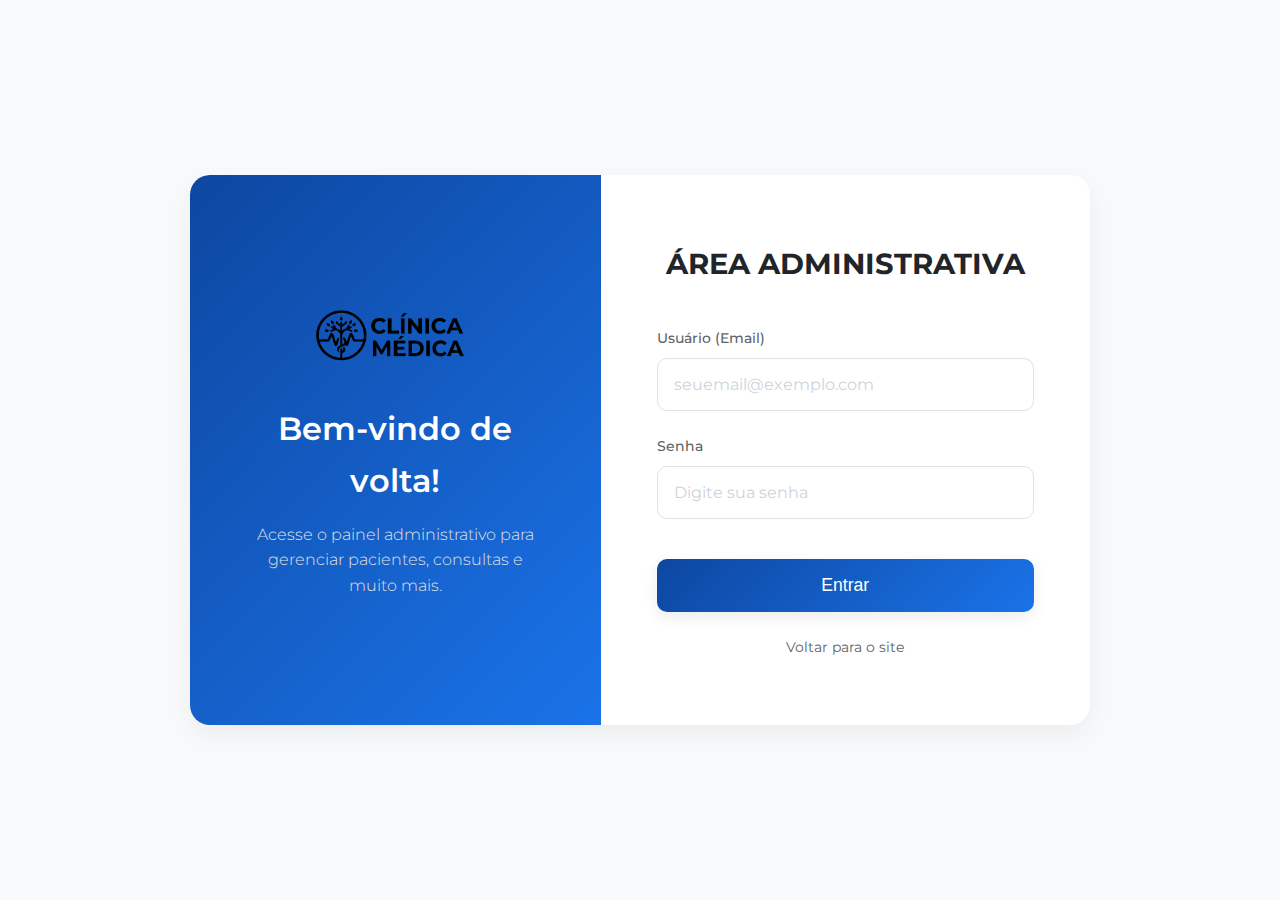
<file: especialidades.html>
<!DOCTYPE html>
<html lang="pt-br">
<head>
    <meta charset="UTF-8">
    <meta name="viewport" content="width=device-width, initial-scale=1.0">
    <title>Especialidades - Clínica Médica</title>

    <link rel="preconnect" href="https://fonts.googleapis.com">
    <link rel="preconnect" href="https://fonts.gstatic.com" crossorigin>
    <link href="https://fonts.googleapis.com/css2?family=Montserrat:wght@300;400;500;600;700&display=swap" rel="stylesheet">
    <link rel="stylesheet" href="https://cdnjs.cloudflare.com/ajax/libs/font-awesome/6.0.0/css/all.min.css">

    <link rel="stylesheet" href="css/dashboard.css">

    <style>
        .card-header { display: flex; justify-content: space-between; align-items: center; margin-bottom: 2rem; padding-bottom: 1.5rem; border-bottom: 1px solid var(--border-color); }
        .card-header h2 { margin-bottom: 0; }
        .card-header .btn-primary { padding: 10px 18px; font-size: 0.9rem; background: var(--gradient-primary); border: none; }
        .card-header .btn-primary:hover { box-shadow: var(--shadow-hover); }
        .card-header .btn i { margin-right: 8px; }

        .table-responsive { overflow-x: auto; }
        .data-table { width: 100%; border-collapse: collapse; margin-top: 0; }
        .data-table th, .data-table td { padding: 15px; text-align: left; border-bottom: 1px solid var(--border-color); vertical-align: middle; white-space: nowrap; }
        .data-table th { background-color: var(--bg-light-gray); font-weight: 600; color: var(--text-dark); font-size: 0.8rem; text-transform: uppercase; letter-spacing: 0.5px; }
        .data-table td { color: var(--text-dark); font-size: 0.9rem; }
        .data-table tbody tr:hover { background-color: #f1f5f9; }
        .actions-col { width: 130px; text-align: center; }

        .data-table td .action-btn { background: none; border: none; padding: 6px 8px; cursor: pointer; font-size: 1rem; color: var(--text-light); transition: color 0.2s ease, transform 0.2s ease; margin: 0 4px; }
        .data-table td .action-btn:hover { transform: scale(1.1); }
        .data-table td .action-btn.edit:hover { color: var(--primary-blue); }
        .data-table td .action-btn.delete:hover { color: #dc3545; }

        /* --- ESTILOS DO MODAL (Copiado de pacientes.html) --- */
        .modal { display: none; position: fixed; z-index: 1050; left: 0; top: 0; width: 100%; height: 100%; overflow: auto; background-color: rgba(0, 0, 0, 0.55); justify-content: center; align-items: center; padding: 20px; }
        .modal-content { background-color: var(--white); margin: auto; padding: 0; border-radius: 12px; box-shadow: 0 10px 30px rgba(0, 0, 0, 0.15); position: relative; width: 90%; max-width: 650px; animation: fadeInModal 0.3s ease-out; border: 1px solid var(--border-color); }
        .modal-content.small-modal { max-width: 450px; }
        @keyframes fadeInModal { from { opacity: 0; transform: translateY(-30px); } to { opacity: 1; transform: translateY(0); } }
        .modal-header { display: flex; justify-content: space-between; align-items: center; border-bottom: 1px solid var(--border-color); padding: 20px 30px; }
        .modal-header h3 { margin-bottom: 0; font-size: 1.4rem; font-weight: 600; color: var(--dark-blue); }
        .close-btn { color: #888; font-size: 1.5rem; font-weight: bold; background: none; border: none; cursor: pointer; padding: 0; line-height: 1; opacity: 0.7; transition: opacity 0.2s ease; }
        .close-btn:hover, .close-btn:focus { color: var(--text-dark); opacity: 1; text-decoration: none; }
        .modal-body { padding: 30px; max-height: 65vh; overflow-y: auto; }
        .modal-body .form-group { margin-bottom: 1.2rem; }
        .modal-body .form-group label { font-size: 0.85rem; font-weight: 500; color: var(--text-dark); margin-bottom: 6px; display: block; }
        .modal-body .form-group input, .modal-body .form-group textarea { padding: 14px; border-radius: 8px; width: 100%; border: 1px solid var(--border-color); font-family: 'Montserrat', sans-serif; font-size: 0.95rem; }
        .modal-body .form-group input:focus, .modal-body .form-group textarea:focus { outline: none; border-color: var(--primary-blue); box-shadow: 0 0 0 3px rgba(26, 115, 232, 0.2); }
        .modal-footer { display: flex; justify-content: flex-end; gap: 12px; padding: 20px 30px; border-top: 1px solid var(--border-color); background-color: var(--bg-light-gray); border-radius: 0 0 12px 12px; }
        .modal-footer .btn-primary { background: var(--gradient-primary); border: none; color: var(--white); padding: 10px 25px; }
        .modal-footer .btn-primary:hover { box-shadow: var(--shadow-hover); }
        .modal-footer .btn-secondary { background-color: var(--white); color: var(--text-light); border: 1px solid var(--border-color); padding: 10px 25px; box-shadow: none; }
        .modal-footer .btn-secondary:hover { background-color: var(--bg-light-gray); border-color: #adb5bd; color: var(--text-dark); box-shadow: none; transform: none; }
        .modal-footer .btn-danger { background-color: #dc3545; color: var(--white); border: none; padding: 10px 25px; }
        .modal-footer .btn-danger:hover { background-color: #c82333; box-shadow: 0 4px 10px rgba(220, 53, 69, 0.3); }
        .modal-open { display: flex; }
    </style>
</head>
<body>

    <div class="dashboard-layout">

        <aside class="sidebar">
            <div class="sidebar-header">
                <img src="assets/clinica-logo.jpg" alt="Logo Clínica Médica" class="logo-img">
            </div>
            <nav class="sidebar-nav">
                <ul id="sidebarMenu"></ul>
            </nav>
            <div class="sidebar-footer">
                 <button id="logoutButton" class="btn btn-logout">
                    <i class="fas fa-sign-out-alt"></i> Sair
                 </button>
            </div>
        </aside>

        <div class="main-panel">

            <header class="main-header">
                <div class="header-content">
                    <h1 id="pageTitle">Especialidades</h1>
                    <div class="user-info">
                    <img src="" alt="Avatar" id="userAvatar" class="user-avatar" style="display: none;"> <span id="userName">Carregando...</span>
                 </div>
                </div>
            </header>

            <main class="content-area" id="mainContent">

                <div class="card">

                    <div class="card-header">
                        <h2>Gerenciar Especialidades</h2>
                        <button id="btnNovaEspecialidade" class="btn btn-primary"><i class="fas fa-plus"></i> Nova Especialidade</button>
                    </div>

                    <div class="table-responsive">
                        <table class="data-table">
                            <thead>
                                <tr>
                                    <th>Nome da Especialidade</th>
                                    <th>Descrição</th>
                                    <th>Médicos Associados</th>
                                    <th class="actions-col">Ações</th>
                                </tr>
                            </thead>
                            <tbody>
                                <tr>
                                    <td>Cardiologia</td>
                                    <td>Cuidado com o coração e sistema circulatório.</td>
                                    <td>2</td>
                                    <td class="actions-col">
                                        <button class="action-btn edit" title="Editar" data-id="1" data-nome="Cardiologia"><i class="fas fa-edit"></i></button>
                                        <button class="action-btn delete" title="Excluir" data-id="1" data-nome="Cardiologia"><i class="fas fa-trash"></i></button>
                                    </td>
                                </tr>
                                <tr>
                                    <td>Ortopedia</td>
                                    <td>Tratamento de lesões e doenças dos ossos e músculos.</td>
                                    <td>1</td>
                                    <td class="actions-col">
                                        <button class="action-btn edit" title="Editar" data-id="2" data-nome="Ortopedia"><i class="fas fa-edit"></i></button>
                                        <button class="action-btn delete" title="Excluir" data-id="2" data-nome="Ortopedia"><i class="fas fa-trash"></i></button>
                                    </td>
                                </tr>
                                <tr>
                                    <td>Pediatria</td>
                                    <td>Cuidado especializado para bebês, crianças e adolescentes.</td>
                                    <td>1</td>
                                    <td class="actions-col">
                                        <button class="action-btn edit" title="Editar" data-id="3" data-nome="Pediatria"><i class="fas fa-edit"></i></button>
                                        <button class="action-btn delete" title="Excluir" data-id="3" data-nome="Pediatria"><i class="fas fa-trash"></i></button>
                                    </td>
                                </tr>
                                 <tr>
                                    <td>Dermatologia</td>
                                    <td>Tratamento de pele, cabelo e unhas.</td>
                                    <td>0</td>
                                    <td class="actions-col">
                                        <button class="action-btn edit" title="Editar" data-id="4" data-nome="Dermatologia"><i class="fas fa-edit"></i></button>
                                        <button class="action-btn delete" title="Excluir" data-id="4" data-nome="Dermatologia"><i class="fas fa-trash"></i></button>
                                    </td>
                                </tr>
                            </tbody>
                        </table>
                    </div>

                </div>
            </main>
        </div>
    </div>

    <div id="especialidadeFormModal" class="modal">
        <div class="modal-content">
            <div class="modal-header">
                <h3 id="especialidadeFormTitle">Nova Especialidade</h3>
                <button type="button" class="close-btn" data-dismiss="modal">&times;</button>
            </div>
            <div class="modal-body">
                <form id="especialidadeForm">
                    <input type="hidden" id="especialidadeId" name="especialidadeId">
                    <div class="form-group">
                        <label for="especialidadeNome">Nome da Especialidade</label>
                        <input type="text" id="especialidadeNome" name="especialidadeNome" required>
                    </div>
                    <div class="form-group">
                        <label for="especialidadeDesc">Descrição (Opcional)</label>
                        <textarea id="especialidadeDesc" name="especialidadeDesc" rows="4" placeholder="Breve descrição da especialidade..."></textarea>
                    </div>
                </form>
            </div>
            <div class="modal-footer">
                <button type="button" class="btn btn-secondary" data-dismiss="modal">Cancelar</button>
                <button type="submit" form="especialidadeForm" class="btn btn-primary">Salvar Especialidade</button>
            </div>
        </div>
    </div>

    <div id="deleteConfirmModal" class="modal">
        <div class="modal-content small-modal">
            <div class="modal-header">
                <h3>Confirmar Exclusão</h3>
                <button type="button" class="close-btn" data-dismiss="modal">&times;</button>
            </div>
            <div class="modal-body">
                <p style="text-align: center; font-size: 1.1rem;"><i class="fas fa-exclamation-triangle" style="color: #dc3545; margin-right: 10px;"></i>Tem certeza?</p>
                <p>Você realmente deseja excluir a especialidade <strong id="deleteEspecialidadeName" style="color: var(--text-dark);"></strong>?</p>
                <p style="font-size: 0.9rem; color: var(--text-light);">Esta ação não pode ser desfeita.</p>
            </div>
            <div class="modal-footer">
                <button type="button" class="btn btn-secondary" data-dismiss="modal">Cancelar</button>
                <button type="button" id="confirmDeleteBtn" class="btn btn-danger">Excluir</button>
            </div>
        </div>
    </div>

    <script src="https://code.jquery.com/jquery-3.7.1.min.js"></script>
    <script src="js/dashboard.js"></script>

    <script>
        $(document).ready(function() {
            
            // --- LÓGICA DOS MODAIS ---
            const especialidadeFormModal = $('#especialidadeFormModal');
            const deleteConfirmModal = $('#deleteConfirmModal');
            
            // Dados fictícios para edição
            const descricoesFicticias = {
                1: "Cuidado com o coração e sistema circulatório.",
                2: "Tratamento de lesões e doenças dos ossos e músculos.",
                3: "Cuidado especializado para bebês, crianças e adolescentes.",
                4: "Tratamento de pele, cabelo e unhas."
            };

            // Abrir Novo
            $('#btnNovaEspecialidade').on('click', function() {
                $('#especialidadeFormTitle').text('Nova Especialidade');
                $('#especialidadeForm')[0].reset();
                $('#especialidadeId').val('');
                especialidadeFormModal.addClass('modal-open');
            });

            // Abrir Editar
            $('.data-table').on('click', '.action-btn.edit', function() {
                const especialidadeId = $(this).data('id');
                const especialidadeNome = $(this).data('nome');
                
                $('#especialidadeFormTitle').text('Editar Especialidade');
                $('#especialidadeId').val(especialidadeId);
                
                // Preenchimento fictício...
                $('#especialidadeNome').val(especialidadeNome);
                $('#especialidadeDesc').val(descricoesFicticias[especialidadeId] || '');
                
                especialidadeFormModal.addClass('modal-open');
            });

             // Abrir Confirmar Exclusão
            $('.data-table').on('click', '.action-btn.delete', function() {
                const especialidadeId = $(this).data('id');
                const especialidadeNome = $(this).data('nome');
                
                $('#deleteEspecialidadeName').text(especialidadeNome);
                $('#confirmDeleteBtn').data('id', especialidadeId);
                deleteConfirmModal.addClass('modal-open');
            });

            // Fechar Modais
            $('.close-btn, [data-dismiss="modal"]').on('click', function() {
                $(this).closest('.modal').removeClass('modal-open');
            });
            $('.modal').on('click', function(event) {
                if ($(event.target).hasClass('modal')) $(this).removeClass('modal-open');
            });

            // Submits Fictícios
            $('#especialidadeForm').on('submit', function(event) {
                event.preventDefault();
                const especialidadeId = $('#especialidadeId').val();
                if (especialidadeId) { alert('Especialidade (ID: ' + especialidadeId + ') "atualizada"! (Simulação)'); }
                else { alert('Nova especialidade "salva"! (Simulação)'); }
                especialidadeFormModal.removeClass('modal-open');
            });
            
            $('#confirmDeleteBtn').on('click', function() {
                 const especialidadeId = $(this).data('id');
                 alert('Especialidade (ID: ' + especialidadeId + ') "excluída"! (Simulação)');
                 deleteConfirmModal.removeClass('modal-open');
            });

        }); // Fim do document ready
    </script>

</body>
</html>
</file>
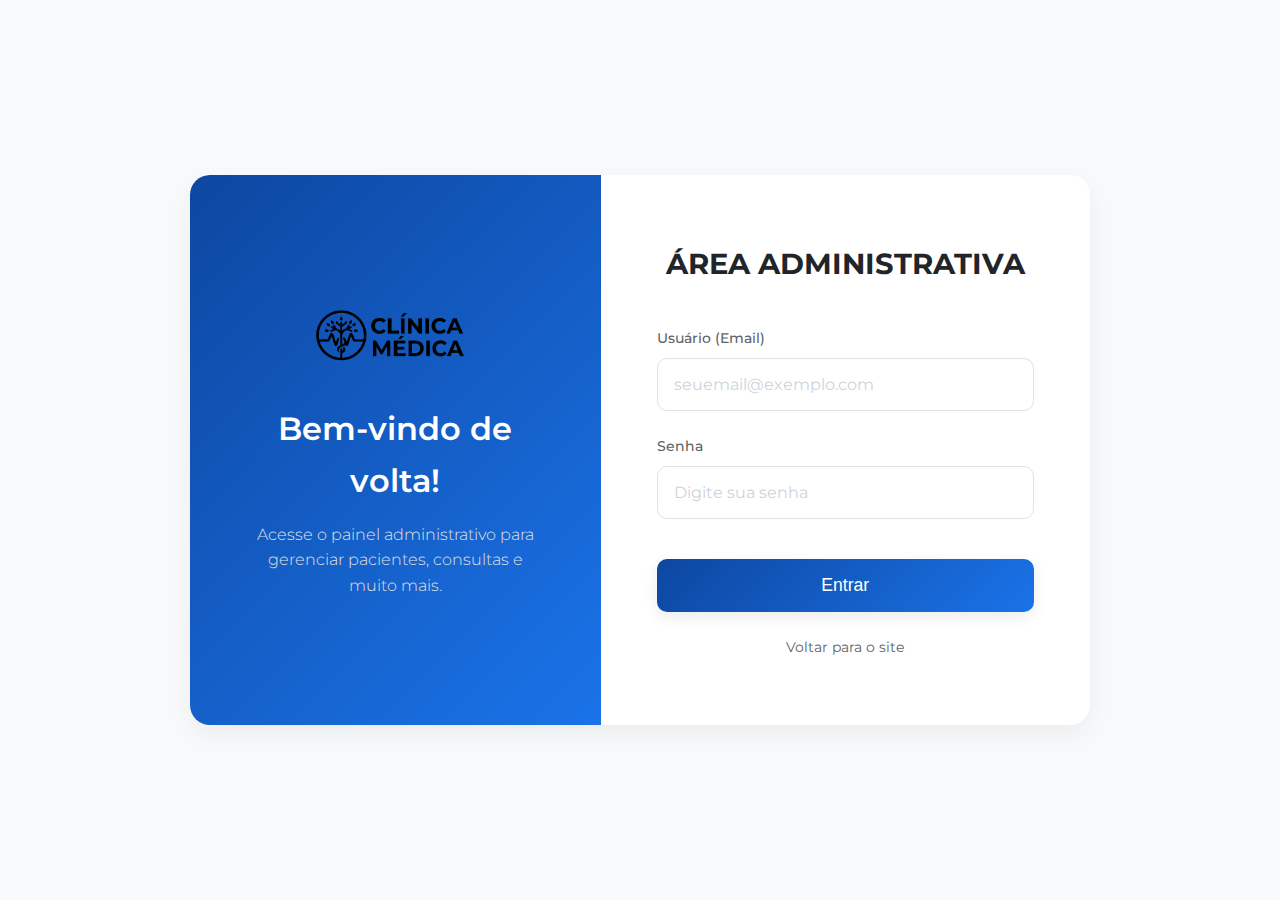
<file: funcionarios.html>
<!DOCTYPE html>
<html lang="pt-br">
<head>
    <meta charset="UTF-8">
    <meta name="viewport" content="width=device-width, initial-scale-1.0">
    <title>Funcionários - Clínica Médica</title>

    <link rel="preconnect" href="https://fonts.googleapis.com">
    <link rel="preconnect" href="https://fonts.gstatic.com" crossorigin>
    <link href="https://fonts.googleapis.com/css2?family=Montserrat:wght@300;400;500;600;700&display=swap" rel="stylesheet">
    <link rel="stylesheet" href="https://cdnjs.cloudflare.com/ajax/libs/font-awesome/6.0.0/css/all.min.css">

    <link rel="stylesheet" href="css/dashboard.css">

    <style>
        .card-header { display: flex; justify-content: space-between; align-items: center; margin-bottom: 2rem; padding-bottom: 1.5rem; border-bottom: 1px solid var(--border-color); }
        .card-header h2 { margin-bottom: 0; }
        .card-header .btn-primary { padding: 10px 18px; font-size: 0.9rem; background: var(--gradient-primary); border: none; }
        .card-header .btn-primary:hover { box-shadow: var(--shadow-hover); }
        .card-header .btn i { margin-right: 8px; }

        .filters { display: flex; flex-wrap: wrap; gap: 1.5rem; margin-bottom: 2.5rem; padding: 20px; background-color: var(--bg-light-gray); border-radius: 8px; border: 1px solid var(--border-color); }
        .filters .form-group { margin-bottom: 0; flex-grow: 1; min-width: 220px; }
        .filters .form-group label { font-size: 0.8rem; font-weight: 500; margin-bottom: 5px; color: var(--text-dark); }
        .filters .form-group input, .filters .form-group select { padding: 12px; font-size: 0.9rem; border-radius: 6px; width: 100%; border: 1px solid var(--border-color); font-family: 'Montserrat', sans-serif;}
        .filters .btn-filter { align-self: flex-end; padding: 11px 20px; font-size: 0.9rem; background-color: var(--text-light); color: var(--white); border: none; }
        .filters .btn-filter:hover { background-color: var(--text-dark); box-shadow: 0 4px 10px rgba(0,0,0,0.2); transform: translateY(-2px); }
        .filters .btn i { margin-right: 5px; }

        .table-responsive { overflow-x: auto; }
        .data-table { width: 100%; border-collapse: collapse; margin-top: 0; }
        .data-table th, .data-table td { padding: 15px; text-align: left; border-bottom: 1px solid var(--border-color); vertical-align: middle; white-space: nowrap; }
        .data-table th { background-color: var(--bg-light-gray); font-weight: 600; color: var(--text-dark); font-size: 0.8rem; text-transform: uppercase; letter-spacing: 0.5px; }
        .data-table td { color: var(--text-dark); font-size: 0.9rem; }
        .data-table tbody tr:hover { background-color: #f1f5f9; }
        .photo-col { width: 60px; text-align: center; padding-left: 10px; padding-right: 10px; }
        .actions-col { width: 130px; text-align: center; }

        .table-photo-placeholder { width: 45px; height: 45px; background-color: #e9ecef; border-radius: 50%; display: flex; align-items: center; justify-content: center; overflow: hidden; border: 1px solid #ced4da; margin: 0 auto; }
        .table-photo-placeholder img { width: 100%; height: 100%; object-fit: cover; }
        .table-photo-placeholder i.default-icon { color: #adb5bd; font-size: 1.5rem; }

        .data-table td .action-btn { background: none; border: none; padding: 6px 8px; cursor: pointer; font-size: 1rem; color: var(--text-light); transition: color 0.2s ease, transform 0.2s ease; margin: 0 4px; }
        .data-table td .action-btn:hover { transform: scale(1.1); }
        .data-table td .action-btn.edit:hover { color: var(--primary-blue); }
        .data-table td .action-btn.delete:hover { color: #dc3545; }

        /* --- ESTILOS DO MODAL (Copiado de pacientes.html) --- */
        .modal { display: none; position: fixed; z-index: 1050; left: 0; top: 0; width: 100%; height: 100%; overflow: auto; background-color: rgba(0, 0, 0, 0.55); justify-content: center; align-items: center; padding: 20px; }
        .modal-content { background-color: var(--white); margin: auto; padding: 0; border-radius: 12px; box-shadow: 0 10px 30px rgba(0, 0, 0, 0.15); position: relative; width: 90%; max-width: 650px; animation: fadeInModal 0.3s ease-out; border: 1px solid var(--border-color); }
        .modal-content.small-modal { max-width: 450px; }
        @keyframes fadeInModal { from { opacity: 0; transform: translateY(-30px); } to { opacity: 1; transform: translateY(0); } }
        .modal-header { display: flex; justify-content: space-between; align-items: center; border-bottom: 1px solid var(--border-color); padding: 20px 30px; }
        .modal-header h3 { margin-bottom: 0; font-size: 1.4rem; font-weight: 600; color: var(--dark-blue); }
        .close-btn { color: #888; font-size: 1.5rem; font-weight: bold; background: none; border: none; cursor: pointer; padding: 0; line-height: 1; opacity: 0.7; transition: opacity 0.2s ease; }
        .close-btn:hover, .close-btn:focus { color: var(--text-dark); opacity: 1; text-decoration: none; }
        .modal-body { padding: 30px; max-height: 65vh; overflow-y: auto; }
        .modal-body .form-group { margin-bottom: 1.2rem; }
        .modal-body .form-group label { font-size: 0.85rem; font-weight: 500; color: var(--text-dark); margin-bottom: 6px; display: block; }
        .modal-body .form-group input, .modal-body .form-group select { padding: 14px; border-radius: 8px; width: 100%; border: 1px solid var(--border-color); font-family: 'Montserrat', sans-serif; font-size: 0.95rem; }
        .modal-body .form-group input:focus, .modal-body .form-group select:focus { outline: none; border-color: var(--primary-blue); box-shadow: 0 0 0 3px rgba(26, 115, 232, 0.2); }
        .modal-body .form-row { display: grid; grid-template-columns: repeat(auto-fit, minmax(200px, 1fr)); gap: 1rem; }
        .modal-footer { display: flex; justify-content: flex-end; gap: 12px; padding: 20px 30px; border-top: 1px solid var(--border-color); background-color: var(--bg-light-gray); border-radius: 0 0 12px 12px; }
        .modal-footer .btn-primary { background: var(--gradient-primary); border: none; color: var(--white); padding: 10px 25px; }
        .modal-footer .btn-primary:hover { box-shadow: var(--shadow-hover); }
        .modal-footer .btn-secondary { background-color: var(--white); color: var(--text-light); border: 1px solid var(--border-color); padding: 10px 25px; box-shadow: none; }
        .modal-footer .btn-secondary:hover { background-color: var(--bg-light-gray); border-color: #adb5bd; color: var(--text-dark); box-shadow: none; transform: none; }
        .modal-footer .btn-danger { background-color: #dc3545; color: var(--white); border: none; padding: 10px 25px; }
        .modal-footer .btn-danger:hover { background-color: #c82333; box-shadow: 0 4px 10px rgba(220, 53, 69, 0.3); }
        .modal-open { display: flex; }

        @media (max-width: 768px) {
            .card-header { flex-direction: column; align-items: flex-start; gap: 1rem; }
            .filters { flex-direction: column; gap: 1rem; }
            .data-table th:nth-child(3), .data-table td:nth-child(3) { display: none; } /* Esconde email */
            .modal-body .form-row { grid-template-columns: 1fr; }
        }
    </style>
</head>
<body>

    <div class="dashboard-layout">

        <aside class="sidebar">
            <div class="sidebar-header">
                <img src="assets/clinica-logo.jpg" alt="Logo Clínica Médica" class="logo-img">
            </div>
            <nav class="sidebar-nav">
                <ul id="sidebarMenu"></ul>
            </nav>
            <div class="sidebar-footer">
                 <button id="logoutButton" class="btn btn-logout">
                    <i class="fas fa-sign-out-alt"></i> Sair
                 </button>
            </div>
        </aside>

        <div class="main-panel">

            <header class="main-header">
                <div class="header-content">
                    <h1 id="pageTitle">Funcionários</h1>
                    <div class="user-info">
                    <img src="" alt="Avatar" id="userAvatar" class="user-avatar" style="display: none;"> <span id="userName">Carregando...</span>
                 </div>
                </div>
            </header>

            <main class="content-area" id="mainContent">

                <div class="card">

                    <div class="card-header">
                        <h2>Gerenciar Funcionários</h2>
                        <button id="btnNovoFuncionario" class="btn btn-primary"><i class="fas fa-user-plus"></i> Novo Funcionário</button>
                    </div>

                    <div class="filters">
                        <div class="form-group">
                            <label for="filterName">Filtrar por Nome:</label>
                            <input type="text" id="filterName" placeholder="Digite o nome...">
                        </div>
                        <div class="form-group">
                            <label for="filterRole">Filtrar por Cargo:</label>
                            <select id="filterRole">
                                <option value="">Todos</option>
                                <option value="admin">Admin</option>
                                <option value="medico">Médico</option>
                                <option value="atendente">Atendente</option>
                            </select>
                        </div>
                        <button class="btn btn-secondary btn-filter"><i class="fas fa-search"></i> Filtrar</button>
                    </div>

                    <div class="table-responsive">
                        <table class="data-table">
                            <thead>
                                <tr>
                                    <th class="photo-col">Foto</th>
                                    <th>Nome Completo</th>
                                    <th>Email (Login)</th>
                                    <th>Cargo</th>
                                    <th class="actions-col">Ações</th>
                                </tr>
                            </thead>
                            <tbody>
                                <tr>
                                    <td class="photo-col"><div class="table-photo-placeholder"><img src="assets/avatar-admin.jpg" alt="Foto Admin"></div></td>
                                    <td>Administrador</td>
                                    <td>admin@clinica.com</td>
                                    <td>Admin</td>
                                    <td class="actions-col">
                                        <button class="action-btn edit" title="Editar" data-id="1" data-nome="Administrador"><i class="fas fa-edit"></i></button>
                                        <button class="action-btn delete" title="Excluir" data-id="1" data-nome="Administrador"><i class="fas fa-trash"></i></button>
                                    </td>
                                </tr>
                                <tr>
                                    <td class="photo-col"><div class="table-photo-placeholder"><img src="assets/avatar-medico.jpg" alt="Foto Dr. João"></div></td>
                                    <td>Dr. João Silva</td>
                                    <td>medico@clinica.com</td>
                                    <td>Médico</td>
                                    <td class="actions-col">
                                        <button class="action-btn edit" title="Editar" data-id="2" data-nome="Dr. João Silva"><i class="fas fa-edit"></i></button>
                                        <button class="action-btn delete" title="Excluir" data-id="2" data-nome="Dr. João Silva"><i class="fas fa-trash"></i></button>
                                    </td>
                                </tr>
                                <tr>
                                    <td class="photo-col"><div class="table-photo-placeholder"><img src="assets/avatar-atendente.jpg" alt="Foto Maria"></i></div></td>
                                    <td>Maria Oliveira</td>
                                    <td>atendente@clinica.com</td>
                                    <td>Atendente</td>
                                    <td class="actions-col">
                                        <button class="action-btn edit" title="Editar" data-id="3" data-nome="Maria Oliveira"><i class="fas fa-edit"></i></button>
                                        <button class="action-btn delete" title="Excluir" data-id="3" data-nome="Maria Oliveira"><i class="fas fa-trash"></i></button>
                                    </td>
                                </tr>
                                 <tr>
                                    <td class="photo-col"><div class="table-photo-placeholder"><i class="fas fa-user default-icon"></i></div></td>
                                    <td>Dra. Maria Souza</td>
                                    <td>maria.souza@clinica.com</td>
                                    <td>Médico</td>
                                    <td class="actions-col">
                                        <button class="action-btn edit" title="Editar" data-id="4" data-nome="Dra. Maria Souza"><i class="fas fa-edit"></i></button>
                                        <button class="action-btn delete" title="Excluir" data-id="4" data-nome="Dra. Maria Souza"><i class="fas fa-trash"></i></button>
                                    </td>
                                </tr>
                            </tbody>
                        </table>
                    </div>

                </div>
            </main>
        </div>
    </div>

    <div id="funcionarioFormModal" class="modal">
        <div class="modal-content">
            <div class="modal-header">
                <h3 id="funcionarioFormTitle">Novo Funcionário</h3>
                <button type="button" class="close-btn" data-dismiss="modal">&times;</button>
            </div>
            <div class="modal-body">
                <form id="funcionarioForm">
                    <input type="hidden" id="funcionarioId" name="funcionarioId">
                    <div class="form-row">
                        <div class="form-group">
                            <label for="funcName">Nome Completo</label>
                            <input type="text" id="funcName" name="funcName" required>
                        </div>
                        <div class="form-group">
                            <label for="funcRole">Cargo / Perfil</label>
                            <select id="funcRole" name="funcRole" required>
                                <option value="">Selecione...</option>
                                <option value="admin">Admin</option>
                                <option value="medico">Médico</option>
                                <option value="atendente">Atendente</option>
                            </select>
                        </div>
                    </div>
                    <div class="form-group">
                        <label for="funcEmail">Email (Será usado para login)</label>
                        <input type="email" id="funcEmail" name="funcEmail" required placeholder="email@clinica.com">
                    </div>
                    <div class="form-row">
                        <div class="form-group">
                            <label for="funcPassword">Senha (Mín. 6 caracteres)</label>
                            <input type="password" id="funcPassword" name="funcPassword" placeholder="Deixe em branco para não alterar">
                        </div>
                        <div class="form-group">
                            <label for="funcPhone">Telefone (Opcional)</label>
                            <input type="tel" id="funcPhone" name="funcPhone" placeholder="(XX) XXXXX-XXXX">
                        </div>
                    </div>
                </form>
            </div>
            <div class="modal-footer">
                <button type="button" class="btn btn-secondary" data-dismiss="modal">Cancelar</button>
                <button type="submit" form="funcionarioForm" class="btn btn-primary">Salvar Funcionário</button>
            </div>
        </div>
    </div>

    <div id="deleteConfirmModal" class="modal">
        <div class="modal-content small-modal">
            <div class="modal-header">
                <h3>Confirmar Exclusão</h3>
                <button type="button" class="close-btn" data-dismiss="modal">&times;</button>
            </div>
            <div class="modal-body">
                <p style="text-align: center; font-size: 1.1rem;"><i class="fas fa-exclamation-triangle" style="color: #dc3545; margin-right: 10px;"></i>Tem certeza?</p>
                <p>Você realmente deseja excluir o funcionário <strong id="deleteFuncName" style="color: var(--text-dark);"></strong>?</p>
                <p style="font-size: 0.9rem; color: var(--text-light);">Esta ação não pode ser desfeita.</p>
            </div>
            <div class="modal-footer">
                <button type="button" class="btn btn-secondary" data-dismiss="modal">Cancelar</button>
                <button type="button" id="confirmDeleteBtn" class="btn btn-danger">Excluir</button>
            </div>
        </div>
    </div>

    <script src="https://code.jquery.com/jquery-3.7.1.min.js"></script>
    <script src="js/dashboard.js"></script>

    <script>
        $(document).ready(function() {
            
            // --- LÓGICA DOS MODAIS (Baseada em pacientes.html) ---
            const funcionarioFormModal = $('#funcionarioFormModal');
            const deleteConfirmModal = $('#deleteConfirmModal');

            // Abrir Novo
            $('#btnNovoFuncionario').on('click', function() {
                $('#funcionarioFormTitle').text('Novo Funcionário');
                $('#funcionarioForm')[0].reset();
                $('#funcionarioId').val('');
                $('#funcPassword').attr('placeholder', 'Mín. 6 caracteres (Obrigatório)');
                funcionarioFormModal.addClass('modal-open');
            });

            // Abrir Editar
            $('.data-table').on('click', '.action-btn.edit', function() {
                const funcId = $(this).data('id');
                const funcName = $(this).data('nome');
                
                $('#funcionarioFormTitle').text('Editar Funcionário');
                $('#funcionarioId').val(funcId);
                $('#funcPassword').attr('placeholder', 'Deixe em branco para não alterar');

                // Preenchimento fictício...
                $('#funcName').val(funcName);
                
                if(funcId == 1) { // Admin
                    $('#funcEmail').val('admin@clinica.com');
                    $('#funcRole').val('admin');
                    $('#funcPhone').val('(34) 99999-1111');
                } else if (funcId == 2) { // Medico
                    $('#funcEmail').val('medico@clinica.com');
                    $('#funcRole').val('medico');
                    $('#funcPhone').val('(34) 98888-2222');
                } else { // Atendente
                    $('#funcEmail').val('atendente@clinica.com');
                    $('#funcRole').val('atendente');
                    $('#funcPhone').val('(34) 97777-3333');
                }
                
                funcionarioFormModal.addClass('modal-open');
            });

            $('.data-table').on('click', '.action-btn.delete', function() {
                const funcId = $(this).data('id');
                const funcName = $(this).data('nome');
                
                // Não deixar excluir o admin@clinica.com (ID 1)
                if (funcId == 1) {
                    alert('Não é possível excluir o usuário Administrador principal.');
                    return;
                }
                
                $('#deleteFuncName').text(funcName);
                $('#confirmDeleteBtn').data('id', funcId);
                deleteConfirmModal.addClass('modal-open');
            });

            $('.close-btn, [data-dismiss="modal"]').on('click', function() {
                $(this).closest('.modal').removeClass('modal-open');
            });
            $('.modal').on('click', function(event) {
                if ($(event.target).hasClass('modal')) $(this).removeClass('modal-open');
            });

            $('#funcionarioForm').on('submit', function(event) {
                event.preventDefault();
                const funcId = $('#funcionarioId').val();
                if (funcId) { alert('Funcionário (ID: ' + funcId + ') "atualizado"! (Simulação)'); }
                else { alert('Novo funcionário "salvo"! (Simulação)'); }
                funcionarioFormModal.removeClass('modal-open');
            });
            
            $('#confirmDeleteBtn').on('click', function() {
                 const funcId = $(this).data('id');
                 alert('Funcionário (ID: ' + funcId + ') "excluído"! (Simulação)');
                 deleteConfirmModal.removeClass('modal-open');
            });

        });
    </script>

</body>
</html>
</file>
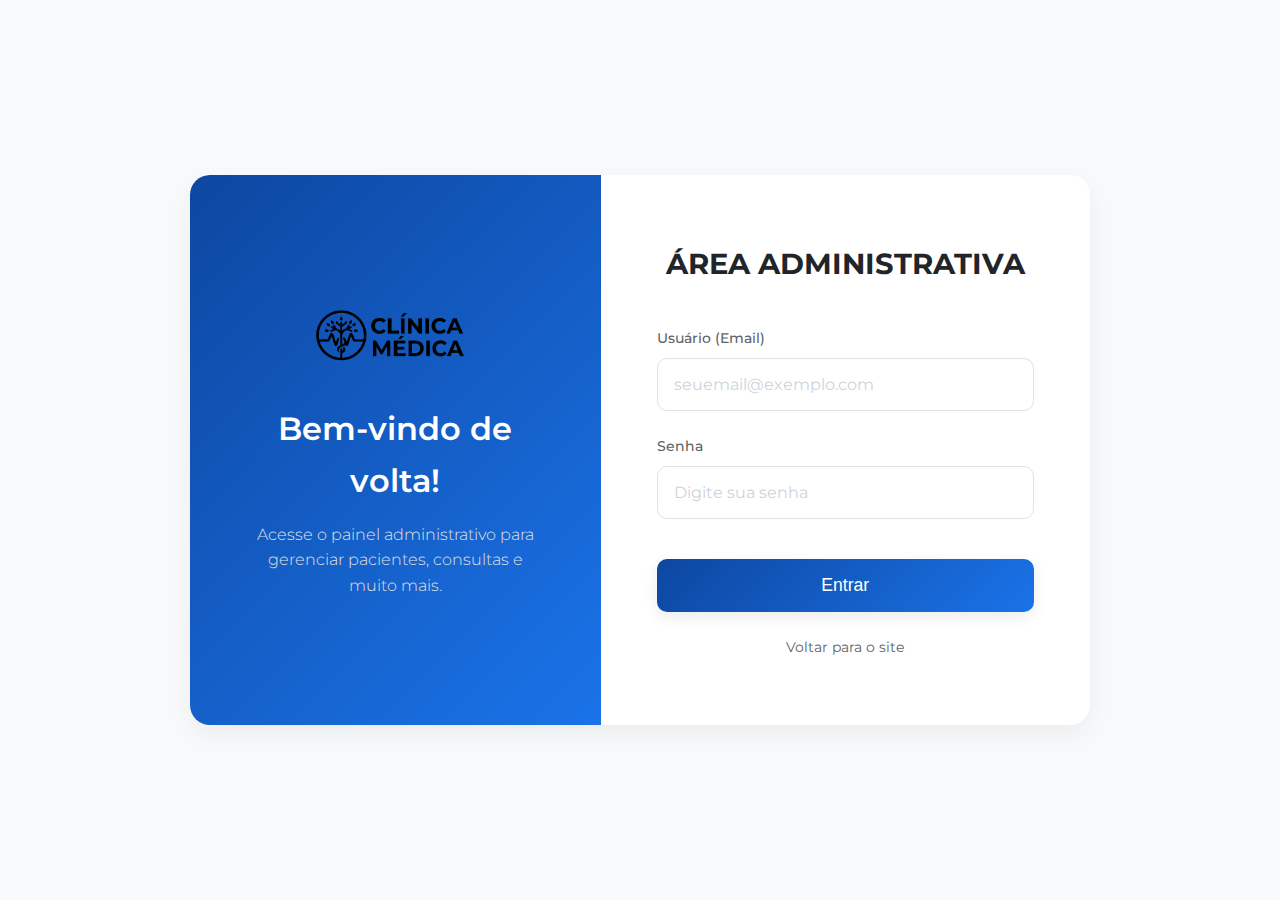
<file: login.html>
<!DOCTYPE html>
<html lang="pt-br">
<head>
    <meta charset="UTF-8">
    <meta name="viewport" content="width=device-width, initial-scale=1.0">
    <title>Login - Área Administrativa</title>

    <link rel="preconnect" href="https://fonts.googleapis.com">
    <link rel="preconnect" href="https://fonts.gstatic.com" crossorigin>
    <link href="https://fonts.googleapis.com/css2?family=Montserrat:wght@300;400;500;600;700&display=swap" rel="stylesheet">
    
    <link rel="stylesheet" href="css/login.css">
</head>
<body>

    <div class="login-container">
        
        <div class="login-info">
            <img src="assets/clinica-logo.jpg" alt="Logo Clínica Médica" class="logo-img">
            <h1>Bem-vindo de volta!</h1>
            <p>Acesse o painel administrativo para gerenciar pacientes, consultas e muito mais.</p>
        </div>
        
        <div class="login-form-wrapper">
            <h2>ÁREA ADMINISTRATIVA</h2>
            
            <form id="loginForm">
                <div class="form-group">
                    <label for="username">Usuário (Email)</label>
                    <input type="text" id="username" name="username" required placeholder="seuemail@exemplo.com">
                </div>
                <div class="form-group">
                    <label for="password">Senha</label>
                    <input type="password" id="password" name="password" required placeholder="Digite sua senha">
                </div>

                <div id="errorMessage" class="error-message" style="display: none;"></div>

                <button type="submit" class="btn btn-login">Entrar</button>
            </form>

            <a href="index.html" class="back-link">Voltar para o site</a>
        </div>

    </div>

    <script src="https://code.jquery.com/jquery-3.7.1.min.js"></script>
    <script src="js/login.js"></script>

</body>
</html>
</file>
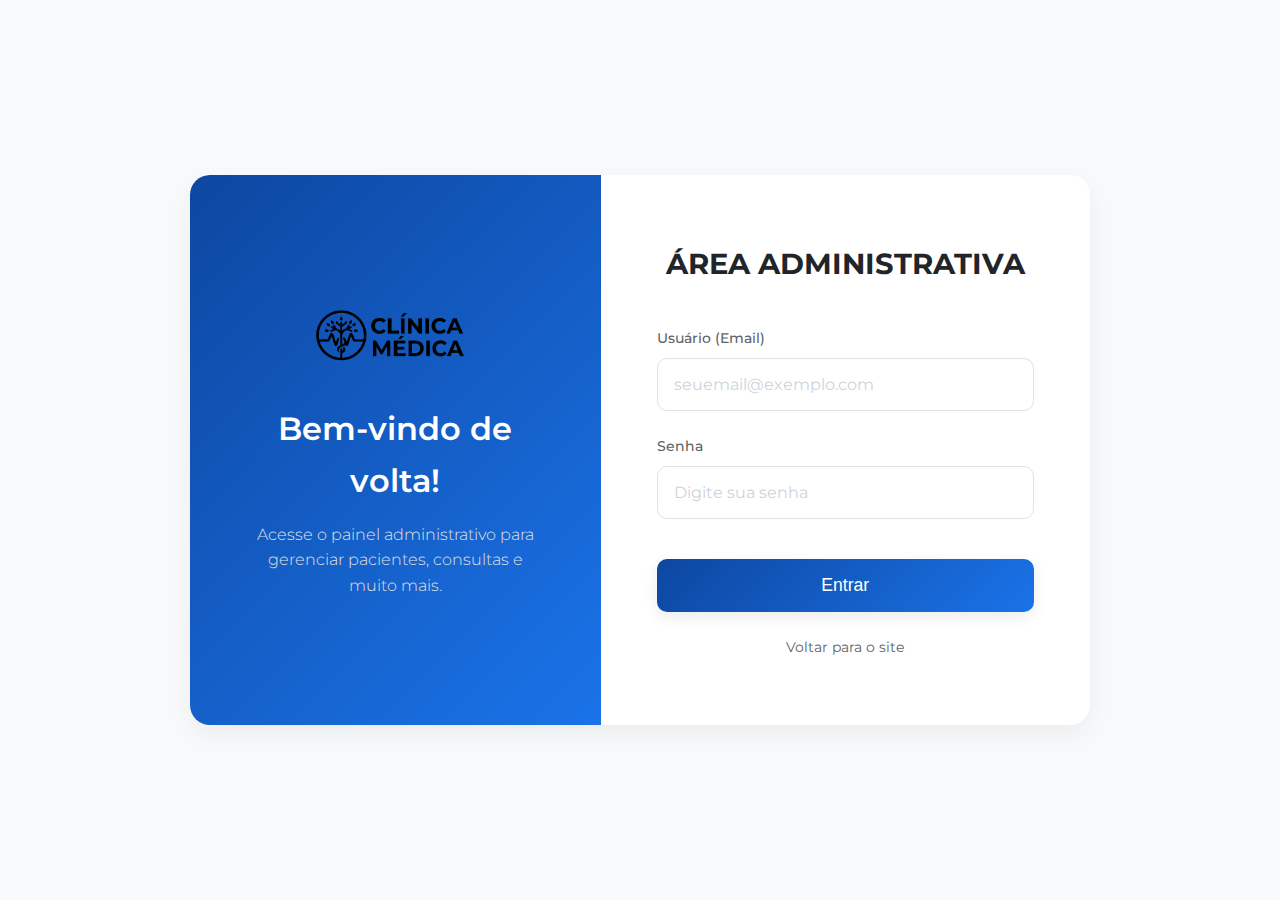
<file: pacientes.html>
<!DOCTYPE html>
<html lang="pt-br">
<head>
    <meta charset="UTF-8">
    <meta name="viewport" content="width=device-width, initial-scale-1.0">
    <title>Gerenciar Pacientes - Clínica Médica</title>

    <link rel="preconnect" href="https://fonts.googleapis.com">
    <link rel="preconnect" href="https://fonts.gstatic.com" crossorigin>
    <link href="https://fonts.googleapis.com/css2?family=Montserrat:wght@300;400;500;600;700&display=swap" rel="stylesheet">

    <link rel="stylesheet" href="https://cdnjs.cloudflare.com/ajax/libs/font-awesome/6.0.0/css/all.min.css">

    <link rel="stylesheet" href="css/dashboard.css">

    <style>
        .card-header { display: flex; justify-content: space-between; align-items: center; margin-bottom: 2rem; padding-bottom: 1.5rem; border-bottom: 1px solid var(--border-color); }
         .card-header h2 { margin-bottom: 0; }
          .card-header .btn-primary { padding: 10px 18px; font-size: 0.9rem; background: var(--gradient-primary); border: none; }
           .card-header .btn-primary:hover { box-shadow: var(--shadow-hover); }
          .card-header .btn i { margin-right: 8px; }

        .filters { display: flex; flex-wrap: wrap; gap: 1.5rem; margin-bottom: 2.5rem; padding: 20px; background-color: var(--bg-light-gray); border-radius: 8px; border: 1px solid var(--border-color); }
        .filters .form-group { margin-bottom: 0; flex-grow: 1; min-width: 220px; }
        .filters .form-group label { font-size: 0.8rem; font-weight: 500; margin-bottom: 5px; color: var(--text-dark); }
        .filters .form-group input { padding: 12px; font-size: 0.9rem; border-radius: 6px; }
        .filters .btn-filter { align-self: flex-end; padding: 11px 20px; font-size: 0.9rem; background-color: var(--text-light); color: var(--white); border: none; }
         .filters .btn-filter:hover { background-color: var(--text-dark); box-shadow: 0 4px 10px rgba(0,0,0,0.2); transform: translateY(-2px); }
         .filters .btn i { margin-right: 5px; }

        .table-responsive { overflow-x: auto; }
        .data-table { width: 100%; border-collapse: collapse; margin-top: 0; }
        .data-table th, .data-table td { padding: 15px; text-align: left; border-bottom: 1px solid var(--border-color); vertical-align: middle; white-space: nowrap; }
        .data-table th { background-color: var(--bg-light-gray); font-weight: 600; color: var(--text-dark); font-size: 0.8rem; text-transform: uppercase; letter-spacing: 0.5px; }
        .data-table td { color: var(--text-dark); font-size: 0.9rem; }
        .data-table tbody tr:hover { background-color: #f1f5f9; }
         .photo-col { width: 60px; text-align: center; padding-left: 10px; padding-right: 10px; }
         .actions-col { width: 130px; text-align: center; }

        .table-photo-placeholder { width: 45px; height: 45px; background-color: #e9ecef; border-radius: 50%; display: flex; align-items: center; justify-content: center; overflow: hidden; border: 1px solid #ced4da; margin: 0 auto; }
        .table-photo-placeholder img { width: 100%; height: 100%; object-fit: cover; }
         .table-photo-placeholder i.default-icon { color: #adb5bd; font-size: 1.5rem; }

        .data-table td .action-btn { background: none; border: none; padding: 6px 8px; cursor: pointer; font-size: 1rem; color: var(--text-light); transition: color 0.2s ease, transform 0.2s ease; margin: 0 4px; }
        .data-table td .action-btn:hover { transform: scale(1.1); }
        .data-table td .action-btn.edit:hover { color: var(--primary-blue); }
        .data-table td .action-btn.delete:hover { color: #dc3545; }
        .data-table td .action-btn.details:hover { color: #6f42c1; }

        .pagination { margin-top: 2rem; padding-top: 1.5rem; border-top: 1px solid var(--border-color); display: flex; justify-content: flex-end; align-items: center; font-size: 0.9rem; color: var(--text-light); }
        .pagination span { margin-right: 15px; }
        .pagination button { background-color: var(--white); border: 1px solid var(--border-color); padding: 6px 12px; margin-left: 5px; border-radius: 6px; cursor: pointer; transition: all 0.2s ease; color: var(--primary-blue); font-weight: 500; }
        .pagination button:hover:not(:disabled) { background-color: var(--primary-blue); color: var(--white); border-color: var(--primary-blue); }
        .pagination button:disabled { color: #ced4da; cursor: not-allowed; background-color: #e9ecef; border-color: #dee2e6; }

         /* --- ESTILOS DO MODAL (REFINADOS - v2.1) --- */
        .modal { display: none; position: fixed; z-index: 1050; left: 0; top: 0; width: 100%; height: 100%; overflow: auto; background-color: rgba(0, 0, 0, 0.55); justify-content: center; align-items: center; padding: 20px; }
        .modal-content { background-color: var(--white); margin: auto; padding: 0; border-radius: 12px; box-shadow: 0 10px 30px rgba(0, 0, 0, 0.15); position: relative; width: 90%; max-width: 650px; animation: fadeInModal 0.3s ease-out; border: 1px solid var(--border-color); }
        .modal-content.small-modal { max-width: 450px; }
        @keyframes fadeInModal { from { opacity: 0; transform: translateY(-30px); } to { opacity: 1; transform: translateY(0); } }
        .modal-header { display: flex; justify-content: space-between; align-items: center; border-bottom: 1px solid var(--border-color); padding: 20px 30px; }
        .modal-header h3 { margin-bottom: 0; font-size: 1.4rem; font-weight: 600; color: var(--dark-blue); }
        .close-btn { color: #888; font-size: 1.5rem; font-weight: bold; background: none; border: none; cursor: pointer; padding: 0; line-height: 1; opacity: 0.7; transition: opacity 0.2s ease; }
        .close-btn:hover, .close-btn:focus { color: var(--text-dark); opacity: 1; text-decoration: none; }
        .modal-body { padding: 30px; max-height: 65vh; overflow-y: auto; }
         .modal-body::-webkit-scrollbar { width: 6px; } .modal-body::-webkit-scrollbar-track { background: #f1f1f1; border-radius: 10px; } .modal-body::-webkit-scrollbar-thumb { background: #ccc; border-radius: 10px; } .modal-body::-webkit-scrollbar-thumb:hover { background: #aaa; } .modal-body { scrollbar-width: thin; scrollbar-color: #ccc #f1f1f1; }
         .modal-body .form-group { margin-bottom: 1.2rem; }
         .modal-body .form-group label { font-size: 0.85rem; font-weight: 500; color: var(--text-dark); margin-bottom: 6px; display: block; }
          .modal-body .form-group input, .modal-body .form-group select { padding: 14px; border-radius: 8px; width: 100%; border: 1px solid var(--border-color); font-family: 'Montserrat', sans-serif; font-size: 0.95rem; }
           .modal-body .form-group input:focus, .modal-body .form-group select:focus { outline: none; border-color: var(--primary-blue); box-shadow: 0 0 0 3px rgba(26, 115, 232, 0.2); }
         .modal-body .form-row { display: grid; grid-template-columns: repeat(auto-fit, minmax(200px, 1fr)); gap: 1rem; }
        .modal-footer { display: flex; justify-content: flex-end; gap: 12px; padding: 20px 30px; border-top: 1px solid var(--border-color); background-color: var(--bg-light-gray); border-radius: 0 0 12px 12px; }
         .modal-footer .btn-primary { background: var(--gradient-primary); border: none; color: var(--white); padding: 10px 25px; }
         .modal-footer .btn-primary:hover { box-shadow: var(--shadow-hover); }
         .modal-footer .btn-secondary { background-color: var(--white); color: var(--text-light); border: 1px solid var(--border-color); padding: 10px 25px; box-shadow: none; }
         .modal-footer .btn-secondary:hover { background-color: var(--bg-light-gray); border-color: #adb5bd; color: var(--text-dark); box-shadow: none; transform: none; }
         .modal-footer .btn-danger { background-color: #dc3545; color: var(--white); border: none; padding: 10px 25px; }
         .modal-footer .btn-danger:hover { background-color: #c82333; box-shadow: 0 4px 10px rgba(220, 53, 69, 0.3); }
         #patientDetailsModal .details-grid { display: grid; grid-template-columns: repeat(auto-fit, minmax(200px, 1fr)); gap: 1rem 1.5rem; }
          #patientDetailsModal .details-grid p { margin-bottom: 0; font-size: 0.95rem; color: var(--text-dark); line-height: 1.5; }
           #patientDetailsModal .details-grid p strong { color: var(--text-light); display: block; font-size: 0.8rem; font-weight: 500; margin-bottom: 3px; text-transform: uppercase; letter-spacing: 0.5px; }
         .modal-open { display: flex; }

         /* Responsividade */
         @media (max-width: 768px) {
            .card-header { flex-direction: column; align-items: flex-start; gap: 1rem; margin-bottom: 1.5rem; padding-bottom: 1rem; }
            .filters { flex-direction: column; gap: 1rem; padding: 15px; }
            .filters .form-group { min-width: unset; width: 100%; }
            .filters .btn-filter { width: 100%; margin-top: 0.5rem; }
            .data-table th, .data-table td { white-space: normal; font-size: 0.85rem; padding: 10px 8px; }
            .data-table th:nth-child(4), .data-table td:nth-child(4) { display: none; }
            .photo-col { width: 50px; }
            .table-photo-placeholder { width: 35px; height: 35px; }
            .table-photo-placeholder i.default-icon { font-size: 1rem; }
            .actions-col { width: auto; }
            .data-table td .action-btn { margin: 0 2px; font-size: 1rem;}
            .pagination { flex-direction: column; align-items: center; gap: 0.5rem; }
            .modal-content { max-width: 95%; padding: 0; }
            .modal-header { padding: 15px 20px; }
            .modal-header h3 { font-size: 1.2rem; }
            .modal-body { padding: 20px; }
            .modal-body .form-row { grid-template-columns: 1fr; }
            #patientDetailsModal .details-grid { grid-template-columns: 1fr; }
            .modal-footer { justify-content: center; padding: 15px 20px; gap: 8px;}
             .modal-footer .btn { padding: 8px 18px; font-size: 0.9rem;}
         }

         /* Classe para esconder elementos para médicos */
         .hide-for-medico { display: none !important; }

    </style>
</head>
<body>

    <div class="dashboard-layout">

        <aside class="sidebar">
            <div class="sidebar-header">
                <img src="assets/clinica-logo.jpg" alt="Logo Clínica Médica" class="logo-img">
            </div>
            <nav class="sidebar-nav">
                <ul id="sidebarMenu"></ul>
            </nav>
            <div class="sidebar-footer">
                 <button id="logoutButton" class="btn btn-logout">
                    <i class="fas fa-sign-out-alt"></i> Sair
                 </button>
            </div>
        </aside>

        <div class="main-panel">
            <header class="main-header">
                <div class="header-content">
                    <h1 id="pageTitle">Pacientes</h1>
                    <div class="user-info">
                    <img src="" alt="Avatar" id="userAvatar" class="user-avatar" style="display: none;"> <span id="userName">Carregando...</span>
                 </div>
                </div>
            </header>
            <main class="content-area" id="mainContent">
                <div class="card">
                    <div class="card-header">
                        <h2>Gerenciar Pacientes</h2>
                        <button id="btnNovoPaciente" class="btn btn-primary"><i class="fas fa-plus"></i> Novo Paciente</button>
                    </div>
                    <div class="filters">
                        <div class="form-group">
                            <label for="filterName">Filtrar por Nome:</label>
                            <input type="text" id="filterName" placeholder="Digite o nome...">
                        </div>
                        <div class="form-group">
                            <label for="filterCPF">Filtrar por CPF:</label>
                            <input type="text" id="filterCPF" placeholder="000.000.000-00">
                        </div>
                        <button class="btn btn-secondary btn-filter"><i class="fas fa-search"></i> Filtrar</button>
                    </div>
                    <div class="table-responsive">
                        <table class="data-table">
                            <thead>
                                <tr>
                                    <th class="photo-col">Foto</th>
                                    <th>Nome Completo</th>
                                    <th>CPF</th>
                                    <th>Data Nasc.</th>
                                    <th>Telefone</th>
                                    <th class="actions-col">Ações</th>
                                </tr>
                            </thead>
                            <tbody>
                                <tr>
                                    <td class="photo-col"><div class="table-photo-placeholder"><img src="assets/avatar-paciente1.jpg" alt="Foto Ana Pereira"></div></td>
                                    <td>Ana Pereira da Silva</td><td>222.333.444-55</td><td>10/05/1975</td><td>(34) 99888-7766</td>
                                    <td class="actions-col">
                                        <button class="action-btn edit" title="Editar" data-id="1" data-nome="Ana Pereira da Silva"><i class="fas fa-edit"></i></button>
                                        <button class="action-btn delete" title="Excluir" data-id="1" data-nome="Ana Pereira da Silva"><i class="fas fa-trash"></i></button>
                                        <button class="action-btn details" title="Ver Detalhes" data-id="1" data-nome="Ana Pereira da Silva"><i class="fas fa-eye"></i></button>
                                    </td>
                                </tr>
                                <tr>
                                     <td class="photo-col"><div class="table-photo-placeholder"><img src="assets/avatar-paciente2.jpg" alt="Foto José Mendes"></div></td>
                                    <td>José Carlos Mendes</td><td>555.666.777-88</td><td>20/02/1980</td><td>(34) 99777-6655</td>
                                    <td class="actions-col">
                                        <button class="action-btn edit" title="Editar" data-id="2" data-nome="José Carlos Mendes"><i class="fas fa-edit"></i></button>
                                        <button class="action-btn delete" title="Excluir" data-id="2" data-nome="José Carlos Mendes"><i class="fas fa-trash"></i></button>
                                         <button class="action-btn details" title="Ver Detalhes" data-id="2" data-nome="José Carlos Mendes"><i class="fas fa-eye"></i></button>
                                    </td>
                                </tr>
                                <tr>
                                    <td class="photo-col"><div class="table-photo-placeholder"><img src="assets/avatar-paciente3.jpg" alt="Foto Mariana"></i></div></td>
                                    <td>Mariana Costa Oliveira</td><td>111.000.999-33</td><td>15/11/2001</td><td>(34) 99666-5544</td>
                                    <td class="actions-col">
                                        <button class="action-btn edit" title="Editar" data-id="3" data-nome="Mariana Costa Oliveira"><i class="fas fa-edit"></i></button>
                                        <button class="action-btn delete" title="Excluir" data-id="3" data-nome="Mariana Costa Oliveira"><i class="fas fa-trash"></i></button>
                                         <button class="action-btn details" title="Ver Detalhes" data-id="3" data-nome="Mariana Costa Oliveira"><i class="fas fa-eye"></i></button>
                                    </td>
                                </tr>
                            </tbody>
                        </table>
                    </div>
                    <div class="pagination">
                        <span>Página 1 de 1</span>
                        <button disabled>&laquo; Anterior</button>
                        <button>Próxima &raquo;</button>
                    </div>
                </div>
            </main>
        </div>
    </div>

    <div id="patientFormModal" class="modal"> <div class="modal-content"> <div class="modal-header"> <h3 id="patientFormTitle">Novo Paciente</h3> <button type="button" class="close-btn" data-dismiss="modal">&times;</button> </div> <div class="modal-body"> <form id="patientForm"> <input type="hidden" id="patientId" name="patientId"> <div class="form-row"> <div class="form-group"> <label for="patientName">Nome Completo</label> <input type="text" id="patientName" name="patientName" required> </div> <div class="form-group"> <label for="patientCPF">CPF</label> <input type="text" id="patientCPF" name="patientCPF" required placeholder="000.000.000-00"> </div> </div> <div class="form-row"> <div class="form-group"> <label for="patientDOB">Data de Nascimento</label> <input type="date" id="patientDOB" name="patientDOB" required> </div> <div class="form-group"> <label for="patientPhone">Telefone</label> <input type="tel" id="patientPhone" name="patientPhone" required placeholder="(XX) XXXXX-XXXX"> </div> </div> <div class="form-group"> <label for="patientEmail">Email (Opcional)</label> <input type="email" id="patientEmail" name="patientEmail"> </div> <div class="form-group"> <label for="patientConvenio">Convênio</label> <select id="patientConvenio" name="patientConvenio"> <option value="">Nenhum</option> <option value="1">Unimed</option> <option value="2">Amil</option> </select> </div> </form> </div> <div class="modal-footer"> <button type="button" class="btn btn-secondary" data-dismiss="modal">Cancelar</button> <button type="submit" form="patientForm" class="btn btn-primary">Salvar Paciente</button> </div> </div> </div>
    <div id="deleteConfirmModal" class="modal"> <div class="modal-content small-modal"> <div class="modal-header"> <h3>Confirmar Exclusão</h3> <button type="button" class="close-btn" data-dismiss="modal">&times;</button> </div> <div class="modal-body"> <p style="text-align: center; font-size: 1.1rem;"><i class="fas fa-exclamation-triangle" style="color: #dc3545; margin-right: 10px;"></i>Tem certeza?</p> <p>Você realmente deseja excluir o paciente <strong id="deletePatientName" style="color: var(--text-dark);"></strong>?</p> <p style="font-size: 0.9rem; color: var(--text-light);">Esta ação não pode ser desfeita.</p> </div> <div class="modal-footer"> <button type="button" class="btn btn-secondary" data-dismiss="modal">Cancelar</button> <button type="button" id="confirmDeleteBtn" class="btn btn-danger">Excluir</button> </div> </div> </div>
    <div id="patientDetailsModal" class="modal"> <div class="modal-content"> <div class="modal-header"> <h3>Detalhes do Paciente</h3> <button type="button" class="close-btn" data-dismiss="modal">&times;</button> </div> <div class="modal-body"> <h4>Informações Pessoais</h4> <div class="details-grid"> <p><strong>Nome Completo:</strong> <span id="detailPatientName"></span></p> <p><strong>CPF:</strong> <span id="detailPatientCPF"></span></p> <p><strong>Data de Nascimento:</strong> <span id="detailPatientDOB"></span></p> <p><strong>Telefone:</strong> <span id="detailPatientPhone"></span></p> <p><strong>Email:</strong> <span id="detailPatientEmail"></span></p> <p><strong>Convênio:</strong> <span id="detailPatientConvenio"></span></p> </div> <h4 style="margin-top: 1.5rem; border-top: 1px solid var(--border-color); padding-top: 1.5rem;">Histórico Recente (Fictício)</h4> <ul> <li>Consulta Cardiologia - 15/10/2025</li> <li>Exame de Sangue - 01/09/2025</li> </ul> </div> <div class="modal-footer"> <button type="button" class="btn btn-secondary" data-dismiss="modal">Fechar</button> </div> </div> </div>

    <script src="https://code.jquery.com/jquery-3.7.1.min.js"></script>
    <script src="js/dashboard.js"></script>

    <script>
        $(document).ready(function() {
            // --- VERIFICA PERFIL PARA ESCONDER BOTÕES ---
            const userType = localStorage.getItem('userType');
            console.log("Perfil na página Pacientes:", userType);

            if (userType === 'medico') {
                console.log("Usuário é médico, escondendo botões...");
                $('#btnNovoPaciente').addClass('hide-for-medico'); // Esconde botão Novo Paciente
                $('.data-table .action-btn.edit').addClass('hide-for-medico'); // Esconde botões Editar
                $('.data-table .action-btn.delete').addClass('hide-for-medico'); // Esconde botões Excluir
                 $('.filters').hide(); // Esconde filtros para médico
                 $('.card-header h2').text('Visualizar Pacientes'); // Muda título
            } else {
                 console.log("Usuário NÃO é médico, mostrando todos os botões.");
                  // Garante que os botões estejam visíveis para outros perfis
                 $('#btnNovoPaciente').removeClass('hide-for-medico');
                 $('.data-table .action-btn.edit').removeClass('hide-for-medico');
                 $('.data-table .action-btn.delete').removeClass('hide-for-medico');
                  $('.filters').show();
                   $('.card-header h2').text('Gerenciar Pacientes');
            }


            // --- LÓGICA DOS MODAIS (Mesma da versão anterior) ---
            const patientFormModal = $('#patientFormModal');
            const deleteConfirmModal = $('#deleteConfirmModal');
            const patientDetailsModal = $('#patientDetailsModal');

            // Abrir Novo
            $('#btnNovoPaciente').on('click', function() {
                // Só abre se o botão não estiver escondido
                if (!$(this).hasClass('hide-for-medico')) {
                    $('#patientFormTitle').text('Novo Paciente');
                    $('#patientForm')[0].reset();
                    $('#patientId').val('');
                    patientFormModal.addClass('modal-open');
                }
            });

            // Abrir Editar
            $('.data-table').on('click', '.action-btn.edit:not(.hide-for-medico)', function() { // Só funciona se não tiver a classe
                const patientId = $(this).data('id');
                const patientName = $(this).data('nome');
                $('#patientFormTitle').text('Editar Paciente');
                $('#patientId').val(patientId);
                // Preenchimento fictício...
                $('#patientName').val(patientName);
                $('#patientCPF').val('111.222.333-44');
                $('#patientDOB').val('1990-01-15');
                $('#patientPhone').val('(34) 91111-2222');
                $('#patientEmail').val(`${patientName.split(' ')[0].toLowerCase()}@email.com`);
                $('#patientConvenio').val('1');
                patientFormModal.addClass('modal-open');
            });

             // Abrir Excluir
            $('.data-table').on('click', '.action-btn.delete:not(.hide-for-medico)', function() { // Só funciona se não tiver a classe
                const patientId = $(this).data('id');
                const patientName = $(this).data('nome');
                $('#deletePatientName').text(patientName);
                $('#confirmDeleteBtn').data('id', patientId);
                deleteConfirmModal.addClass('modal-open');
            });

             // Abrir Detalhes (Sempre funciona)
             $('.data-table').on('click', '.action-btn.details', function() {
                const patientId = $(this).data('id');
                const patientName = $(this).data('nome');
                 // Preenchimento fictício...
                 $('#detailPatientName').text(patientName);
                 $('#detailPatientCPF').text('***.***.' + String(patientId).padStart(3, '0') + '-**');
                 $('#detailPatientDOB').text('01/01/19' + (80 + parseInt(patientId)));
                 $('#detailPatientPhone').text('(34) 9****-' + String(patientId).padStart(4, '0'));
                 $('#detailPatientEmail').text(patientName.split(' ')[0].toLowerCase() + '@email.com');
                 $('#detailPatientConvenio').text(parseInt(patientId) % 2 === 0 ? 'Amil' : 'Unimed');
                 patientDetailsModal.addClass('modal-open');
            });

            // Fechar Modais
            $('.close-btn, [data-dismiss="modal"]').on('click', function() {
                $(this).closest('.modal').removeClass('modal-open');
            });
            $('.modal').on('click', function(event) {
                if ($(event.target).hasClass('modal')) $(this).removeClass('modal-open');
            });

            // Submits Fictícios
            $('#patientForm').on('submit', function(event) {
                event.preventDefault();
                const patientId = $('#patientId').val();
                if (patientId) { alert('Paciente (ID: ' + patientId + ') "atualizado"! (Simulação)'); }
                else { alert('Novo paciente "salvo"! (Simulação)'); }
                patientFormModal.removeClass('modal-open');
            });
            $('#confirmDeleteBtn').on('click', function() {
                 const patientId = $(this).data('id');
                 alert('Paciente (ID: ' + patientId + ') "excluído"! (Simulação)');
                 deleteConfirmModal.removeClass('modal-open');
            });

        }); // Fim do document ready para modais
    </script>

</body>
</html>
</file>
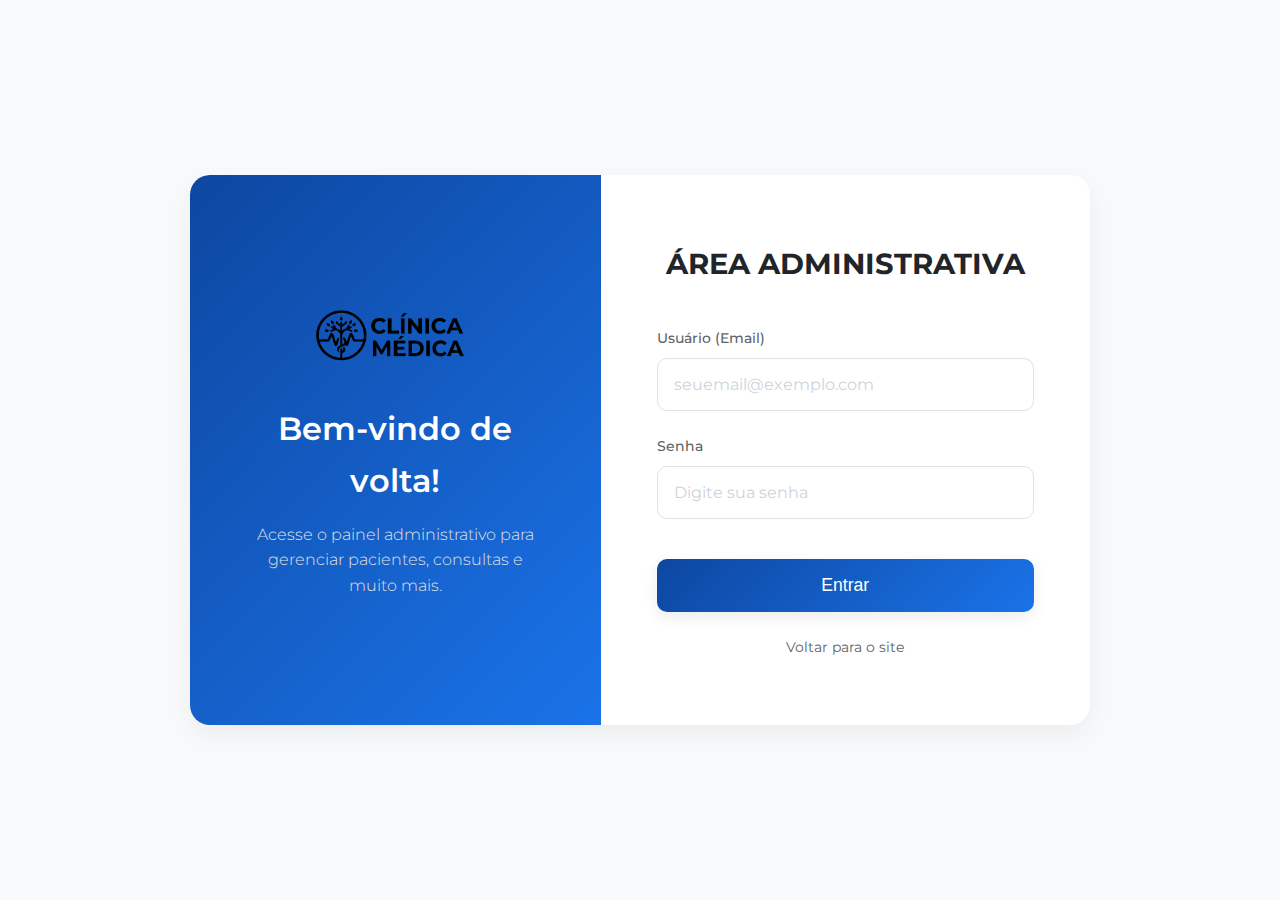
<file: perfil_usuario.html>
<!DOCTYPE html>
<html lang="pt-br">
<head>
    <meta charset="UTF-8">
    <meta name="viewport" content="width=device-width, initial-scale=1.0">
    <title>Meu Perfil - Clínica Médica</title>

    <link rel="preconnect" href="https://fonts.googleapis.com">
    <link rel="preconnect" href="https://fonts.gstatic.com" crossorigin>
    <link href="https://fonts.googleapis.com/css2?family=Montserrat:wght@300;400;500;600;700&display=swap" rel="stylesheet">

    <link rel="stylesheet" href="https://cdnjs.cloudflare.com/ajax/libs/font-awesome/6.0.0/css/all.min.css">

    <link rel="stylesheet" href="css/dashboard.css">
</head>
<body>

    <div class="dashboard-layout">

        <aside class="sidebar">
            <div class="sidebar-header">
                <img src="assets/clinica-logo.jpg" alt="Logo Clínica Médica" class="logo-img">
            </div>
            <nav class="sidebar-nav">
                <ul id="sidebarMenu">
                    </ul>
            </nav>
            <div class="sidebar-footer">
                 <button id="logoutButton" class="btn btn-logout">
                    <i class="fas fa-sign-out-alt"></i> Sair
                 </button>
            </div>
        </aside>

        <div class="main-panel">

            <header class="main-header">
                 <div class="header-content">
                    <h1 id="pageTitle">Meu Perfil</h1>
                    <div class="user-info">
                        <span id="userName">Carregando...</span>
                    </div>
                </div>
            </header>

            <main class="content-area" id="mainContent">

                <div class="card profile-card"> <h2>Editar Informações do Perfil</h2>
                    <p>Mantenha seus dados atualizados.</p>

                    <div class="profile-picture-section">
                        <h4>Foto do Perfil</h4>
                        <div class="picture-placeholder" id="profilePicturePlaceholder">
                            <img id="profilePicture-admin" src="assets/avatar-admin.jpg" alt="Foto Admin" style="display: none;">
                            <img id="profilePicture-medico" src="assets/avatar-medico.jpg" alt="Foto Médico" style="display: none;">
                            <img id="profilePicture-atendente" src="assets/avatar-atendente.jpg" alt="Foto Atendente" style="display: none;">
                            <i id="profilePictureIcon" class="fas fa-user-circle"></i>
                        </div>
                        <button class="btn btn-secondary btn-upload">Alterar Foto</button>
                        <small>Use uma foto quadrada (JPG ou PNG).</small>
                    </div>

                    <form id="profileForm" class="profile-form">

                        <div class="form-section">
                            <h4>Dados Pessoais</h4>
                            <div class="form-group">
                                <label for="profileName">Nome Completo</label>
                                <input type="text" id="profileName" name="profileName" value="" required>
                            </div>
                            <div class="form-group">
                                <label for="profileEmail">Email (Login)</label>
                                <input type="email" id="profileEmail" name="profileEmail" value="" disabled readonly>
                                <small>Seu email de login não pode ser alterado.</small>
                            </div>
                            <div class="form-group">
                                <label for="profilePhone">Telefone</label>
                                <input type="tel" id="profilePhone" name="profilePhone" placeholder="(XX) XXXXX-XXXX" value="">
                            </div>
                            <div class="form-group">
                                <label for="profileRole">Perfil</label>
                                <input type="text" id="profileRole" name="profileRole" value="" disabled readonly>
                            </div>
                        </div>

                        <div class="form-section">
                            <h4>Alterar Senha (Opcional)</h4>
                            <p>Preencha apenas se desejar definir uma nova senha.</p>
                             <div class="form-group">
                                <label for="currentPassword">Senha Atual</label>
                                <input type="password" id="currentPassword" name="currentPassword" placeholder="Digite sua senha atual">
                            </div>
                            <div class="form-row password-row"> <div class="form-group">
                                    <label for="newPassword">Nova Senha</label>
                                    <input type="password" id="newPassword" name="newPassword" placeholder="Mínimo 6 caracteres">
                                </div>
                                <div class="form-group">
                                    <label for="confirmPassword">Confirmar Nova Senha</label>
                                    <input type="password" id="confirmPassword" name="confirmPassword" placeholder="Repita a nova senha">
                                </div>
                            </div>
                        </div>

                        <div class="form-actions">
                            <button type="submit" class="btn btn-primary btn-submit">Salvar Alterações</button>
                        </div>

                    </form>

                </div> </main>
            </div>

    </div>

    <script src="https://code.jquery.com/jquery-3.7.1.min.js"></script>
    <script src="js/dashboard.js"></script>

    <style>
        .profile-card {
            max-width: 800px; /* Limita largura do card */
            margin-left: auto;
            margin-right: auto;
        }

        .profile-picture-section {
            text-align: center;
            margin-bottom: 2.5rem; /* Espaço abaixo da seção da foto */
            padding-bottom: 2rem;
            border-bottom: 1px solid var(--border-color);
        }
         .profile-picture-section h4 {
             font-size: 1.1rem;
             font-weight: 600;
             color: var(--dark-blue);
             margin-bottom: 1.5rem;
             text-align: center; /* Centraliza título */
         }

        .picture-placeholder {
            width: 150px; /* Tamanho ajustado */
            height: 150px;
            background-color: #e9ecef;
            border: 1px solid var(--border-color);
            border-radius: 50%;
            display: flex; /* Usar flex para centralizar ícone/img */
            align-items: center;
            justify-content: center;
            margin: 0 auto 1.5rem auto;
            overflow: hidden;
            position: relative;
        }
        .picture-placeholder i {
            font-size: 5rem; /* Ícone ajustado */
            color: #ced4da;
            position: absolute;
             z-index: 1;
        }
         .picture-placeholder img {
            width: 100%;
            height: 100%;
            object-fit: cover;
            border-radius: 50%;
            position: relative;
            z-index: 2;
             display: none; /* Escondido por padrão, JS mostra a correta */
         }

        .btn-upload {
            max-width: 200px; /* Largura máxima */
            margin: 0 auto 0.5rem auto; /* Centraliza */
            background-color: var(--white);
            color: var(--text-light);
            border: 1px solid var(--border-color);
             box-shadow: none;
             padding: 8px 15px;
             font-size: 0.9rem;
             display: block; /* Garante centralização com margin auto */
        }
         .btn-upload:hover {
            background-color: var(--bg-light-gray);
            border-color: #adb5bd;
             box-shadow: none;
             transform: none;
         }

         .profile-picture-section small {
             font-size: 0.8rem;
             color: var(--text-light);
             display: block;
             margin-top: 0.5rem;
         }

        .profile-form {
             margin-top: 2rem; /* Espaço acima do formulário */
        }

        .form-section {
            margin-bottom: 2.5rem;
            padding-bottom: 2rem;
            border-bottom: 1px solid var(--border-color);
        }
        .form-section:last-of-type {
            border-bottom: none;
            margin-bottom: 1rem;
            padding-bottom: 1rem;
        }
        .form-section h4 {
            font-size: 1.15rem;
            font-weight: 600;
            color: var(--dark-blue);
            margin-bottom: 1.8rem;
        }
        .form-section p {
            font-size: 0.9rem;
            color: var(--text-light);
            margin-bottom: 1.8rem;
        }

        /* Layout dos campos de formulário */
        .form-group {
             margin-bottom: 1.5rem; /* Espaço entre os campos */
        }

         /* Linha de senha lado a lado em telas maiores */
         .password-row {
            display: grid;
            grid-template-columns: 1fr 1fr;
            gap: 1.5rem;
         }

        .form-group label {
             font-size: 0.85rem;
             font-weight: 500;
             color: var(--text-dark);
             margin-bottom: 8px;
             display: block; /* Garante que label fique acima */
        }
         .form-group input {
             padding: 14px;
             border-radius: 8px;
             width: 100%; /* Ocupa toda a largura disponível */
             border: 1px solid var(--border-color);
             font-family: 'Montserrat', sans-serif;
             font-size: 0.95rem; /* Fonte um pouco menor */
         }
         .form-group input:focus {
             outline: none;
             border-color: var(--primary-blue);
             box-shadow: 0 0 0 3px rgba(26, 115, 232, 0.2);
         }
         .form-group input:disabled,
         .form-group input[readonly] {
             background-color: #e9ecef;
             cursor: not-allowed;
             border-color: #ced4da;
             color: #6c757d; /* Texto mais apagado */
         }


        .form-group small {
            display: block;
            margin-top: 8px;
            font-size: 0.8rem;
            color: var(--text-light);
        }
        .form-actions {
            margin-top: 2.5rem;
            text-align: right;
            padding-top: 1.5rem;
            border-top: 1px solid var(--border-color);
        }

        .profile-form .btn-submit {
             width: auto;
             padding: 12px 30px;
             background: var(--gradient-primary);
        }
         .profile-form .btn-submit:hover {
             box-shadow: var(--shadow-hover);
         }

        /* Responsividade */
         @media (max-width: 768px) {
            .profile-card {
                 padding: 25px;
            }
             .profile-picture-section {
                 padding-right: 0;
                 border-right: none;
                 padding-bottom: 1.5rem;
                 margin-bottom: 1.5rem;
             }
             .picture-placeholder {
                 width: 120px; /* Menor no mobile */
                 height: 120px;
             }
             .picture-placeholder i {
                 font-size: 4rem;
             }
             .password-row {
                grid-template-columns: 1fr; /* Senha uma embaixo da outra */
                gap: 1rem;
             }
              .form-actions {
                 text-align: center;
             }
              .profile-form .btn-submit {
                 width: 100%; /* Botão ocupa largura total */
             }
         }

    </style>

</body>
</html>
</file>
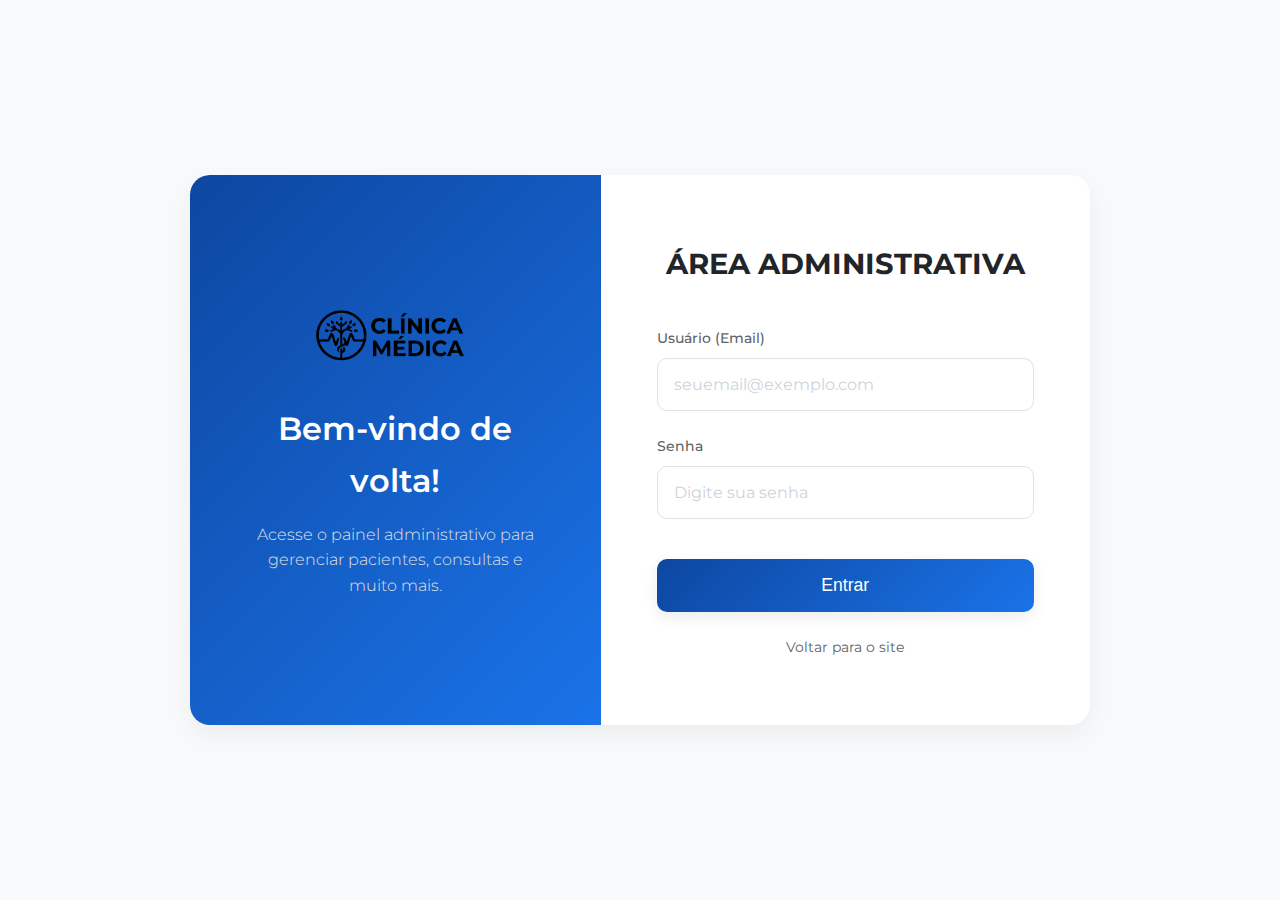
<file: perfis.html>
<!DOCTYPE html>
<html lang="pt-br">
<head>
    <meta charset="UTF-8">
    <meta name="viewport" content="width=device-width, initial-scale=1.0">
    <title>Perfis de Usuário - Clínica Médica</title>

    <link rel="preconnect" href="https://fonts.googleapis.com">
    <link rel="preconnect" href="https://fonts.gstatic.com" crossorigin>
    <link href="https://fonts.googleapis.com/css2?family=Montserrat:wght@300;400;500;600;700&display=swap" rel="stylesheet">
    <link rel="stylesheet" href="https://cdnjs.cloudflare.com/ajax/libs/font-awesome/6.0.0/css/all.min.css">

    <link rel="stylesheet" href="css/dashboard.css">

    <style>
        .card-header { display: flex; justify-content: space-between; align-items: center; margin-bottom: 2rem; padding-bottom: 1.5rem; border-bottom: 1px solid var(--border-color); }
        .card-header h2 { margin-bottom: 0; }
        .card-header .btn-primary { padding: 10px 18px; font-size: 0.9rem; background: var(--gradient-primary); border: none; }
        .card-header .btn-primary:hover { box-shadow: var(--shadow-hover); }
        .card-header .btn i { margin-right: 8px; }

        .table-responsive { overflow-x: auto; }
        .data-table { width: 100%; border-collapse: collapse; margin-top: 0; }
        .data-table th, .data-table td { padding: 15px; text-align: left; border-bottom: 1px solid var(--border-color); vertical-align: middle; white-space: nowrap; }
        .data-table th { background-color: var(--bg-light-gray); font-weight: 600; color: var(--text-dark); font-size: 0.8rem; text-transform: uppercase; letter-spacing: 0.5px; }
        .data-table td { color: var(--text-dark); font-size: 0.9rem; }
        .data-table tbody tr:hover { background-color: #f1f5f9; }
        .actions-col { width: 130px; text-align: center; }

        .data-table td .action-btn { background: none; border: none; padding: 6px 8px; cursor: pointer; font-size: 1rem; color: var(--text-light); transition: color 0.2s ease, transform 0.2s ease; margin: 0 4px; }
        .data-table td .action-btn:hover { transform: scale(1.1); }
        .data-table td .action-btn.edit:hover { color: var(--primary-blue); }
        .data-table td .action-btn.delete:hover { color: #dc3545; }

        /* --- ESTILOS DO MODAL (Copiado de pacientes.html) --- */
        .modal { display: none; position: fixed; z-index: 1050; left: 0; top: 0; width: 100%; height: 100%; overflow: auto; background-color: rgba(0, 0, 0, 0.55); justify-content: center; align-items: center; padding: 20px; }
        .modal-content { background-color: var(--white); margin: auto; padding: 0; border-radius: 12px; box-shadow: 0 10px 30px rgba(0, 0, 0, 0.15); position: relative; width: 90%; max-width: 650px; animation: fadeInModal 0.3s ease-out; border: 1px solid var(--border-color); }
        .modal-content.small-modal { max-width: 450px; }
        @keyframes fadeInModal { from { opacity: 0; transform: translateY(-30px); } to { opacity: 1; transform: translateY(0); } }
        .modal-header { display: flex; justify-content: space-between; align-items: center; border-bottom: 1px solid var(--border-color); padding: 20px 30px; }
        .modal-header h3 { margin-bottom: 0; font-size: 1.4rem; font-weight: 600; color: var(--dark-blue); }
        .close-btn { color: #888; font-size: 1.5rem; font-weight: bold; background: none; border: none; cursor: pointer; padding: 0; line-height: 1; opacity: 0.7; transition: opacity 0.2s ease; }
        .close-btn:hover, .close-btn:focus { color: var(--text-dark); opacity: 1; text-decoration: none; }
        .modal-body { padding: 30px; max-height: 65vh; overflow-y: auto; }
        .modal-body .form-group { margin-bottom: 1.2rem; }
        .modal-body .form-group label { font-size: 0.85rem; font-weight: 500; color: var(--text-dark); margin-bottom: 6px; display: block; }
        .modal-body .form-group input { padding: 14px; border-radius: 8px; width: 100%; border: 1px solid var(--border-color); font-family: 'Montserrat', sans-serif; font-size: 0.95rem; }
        .modal-body .form-group input:focus { outline: none; border-color: var(--primary-blue); box-shadow: 0 0 0 3px rgba(26, 115, 232, 0.2); }
        .modal-footer { display: flex; justify-content: flex-end; gap: 12px; padding: 20px 30px; border-top: 1px solid var(--border-color); background-color: var(--bg-light-gray); border-radius: 0 0 12px 12px; }
        .modal-footer .btn-primary { background: var(--gradient-primary); border: none; color: var(--white); padding: 10px 25px; }
        .modal-footer .btn-primary:hover { box-shadow: var(--shadow-hover); }
        .modal-footer .btn-secondary { background-color: var(--white); color: var(--text-light); border: 1px solid var(--border-color); padding: 10px 25px; box-shadow: none; }
        .modal-footer .btn-secondary:hover { background-color: var(--bg-light-gray); border-color: #adb5bd; color: var(--text-dark); box-shadow: none; transform: none; }
        .modal-footer .btn-danger { background-color: #dc3545; color: var(--white); border: none; padding: 10px 25px; }
        .modal-footer .btn-danger:hover { background-color: #c82333; box-shadow: 0 4px 10px rgba(220, 53, 69, 0.3); }
        .modal-open { display: flex; }

        /* Estilo para Permissões (Formulário) */
        .permissions-grid {
            display: grid;
            grid-template-columns: repeat(auto-fit, minmax(200px, 1fr));
            gap: 1rem;
            margin-top: 1.5rem;
        }
        .permissions-group {
            border: 1px solid var(--border-color);
            border-radius: 8px;
            padding: 15px;
        }
        .permissions-group h5 {
            font-size: 0.9rem;
            font-weight: 600;
            color: var(--dark-blue);
            margin-bottom: 1rem;
            padding-bottom: 0.5rem;
            border-bottom: 1px solid var(--border-color);
        }
        .checkbox-group { display: flex; align-items: center; margin-bottom: 0.8rem; }
        .checkbox-group input[type="checkbox"] { width: auto; margin-right: 10px; height: 17px; width: 17px; cursor: pointer; accent-color: var(--primary-blue); }
        .checkbox-group label { margin-bottom: 0; font-weight: 400; font-size: 0.9rem; color: var(--text-dark); cursor: pointer; }
        .checkbox-group input[type="checkbox"]:disabled + label { color: var(--text-light); cursor: not-allowed; }
    </style>
</head>
<body>

    <div class="dashboard-layout">

        <aside class="sidebar">
            <div class="sidebar-header">
                <img src="assets/clinica-logo.jpg" alt="Logo Clínica Médica" class="logo-img">
            </div>
            <nav class="sidebar-nav">
                <ul id="sidebarMenu"></ul>
            </nav>
            <div class="sidebar-footer">
                 <button id="logoutButton" class="btn btn-logout">
                    <i class="fas fa-sign-out-alt"></i> Sair
                 </button>
            </div>
        </aside>

        <div class="main-panel">

            <header class="main-header">
                <div class="header-content">
                    <h1 id="pageTitle">Perfis de Acesso</h1>
                    <div class="user-info">
                    <img src="" alt="Avatar" id="userAvatar" class="user-avatar" style="display: none;"> <span id="userName">Carregando...</span>
                 </div>
                </div>
            </header>

            <main class="content-area" id="mainContent">

                <div class="card">

                    <div class="card-header">
                        <h2>Gerenciar Perfis de Acesso</h2>
                        <button id="btnNovoPerfil" class="btn btn-primary"><i class="fas fa-plus"></i> Novo Perfil</button>
                    </div>

                    <div class="table-responsive">
                        <table class="data-table">
                            <thead>
                                <tr>
                                    <th>Nome do Perfil</th>
                                    <th>Descrição</th>
                                    <th>Usuários Ativos</th>
                                    <th class="actions-col">Ações</th>
                                </tr>
                            </thead>
                            <tbody>
                                <tr>
                                    <td>Admin</td>
                                    <td>Acesso total ao sistema (Configurações, Faturamento, etc.)</td>
                                    <td>1</td>
                                    <td class="actions-col">
                                        <button class="action-btn edit" title="Editar" data-id="1" data-nome="Admin"><i class="fas fa-edit"></i></button>
                                        <button class="action-btn delete" title="Excluir" data-id="1" data-nome="Admin"><i class="fas fa-trash"></i></button>
                                    </td>
                                </tr>
                                <tr>
                                    <td>Médico</td>
                                    <td>Acesso a Prontuários e Agenda própria.</td>
                                    <td>2</td>
                                    <td class="actions-col">
                                        <button class="action-btn edit" title="Editar" data-id="2" data-nome="Médico"><i class="fas fa-edit"></i></button>
                                        <button class="action-btn delete" title="Excluir" data-id="2" data-nome="Médico"><i class="fas fa-trash"></i></button>
                                    </td>
                                </tr>
                                <tr>
                                    <td>Atendente</td>
                                    <td>Acesso a Agendamentos e Cadastro de Pacientes.</td>
                                    <td>1</td>
                                    <td class="actions-col">
                                        <button class="action-btn edit" title="Editar" data-id="3" data-nome="Atendente"><i class="fas fa-edit"></i></button>
                                        <button class="action-btn delete" title="Excluir" data-id="3" data-nome="Atendente"><i class="fas fa-trash"></i></button>
                                    </td>
                                </tr>
                            </tbody>
                        </table>
                    </div>

                </div>
            </main>
        </div>
    </div>

    <div id="perfilFormModal" class="modal">
        <div class="modal-content">
            <div class="modal-header">
                <h3 id="perfilFormTitle">Novo Perfil</h3>
                <button type="button" class="close-btn" data-dismiss="modal">&times;</button>
            </div>
            <div class="modal-body">
                <form id="perfilForm">
                    <input type="hidden" id="perfilId" name="perfilId">
                    <div class="form-group">
                        <label for="perfilNome">Nome do Perfil</label>
                        <input type="text" id="perfilNome" name="perfilNome" required placeholder="Ex: Fisioterapeuta">
                    </div>
                    <div class="form-group">
                        <label for="perfilDesc">Descrição</label>
                        <input type="text" id="perfilDesc" name="perfilDesc" placeholder="Ex: Acesso a prontuários de fisioterapia">
                    </div>

                    <h4 style="font-size: 1rem; font-weight: 600; margin-top: 1.5rem; margin-bottom: 1rem;">Permissões (Simulação)</h4>
                    <div class="permissions-grid">
                        <div class="permissions-group">
                            <h5>Pacientes</h5>
                            <div class="checkbox-group"><input type="checkbox" id="permPacVer"><label for="permPacVer">Visualizar Pacientes</label></div>
                            <div class="checkbox-group"><input type="checkbox" id="permPacCriar"><label for="permPacCriar">Criar/Editar Pacientes</label></div>
                            <div class="checkbox-group"><input type="checkbox" id="permPacDel"><label for="permPacDel">Excluir Pacientes</label></div>
                        </div>
                        <div class="permissions-group">
                            <h5>Agenda</h5>
                            <div class="checkbox-group"><input type="checkbox" id="permAgendaVer"><label for="permAgendaVer">Ver Agenda (Própria)</label></div>
                            <div class="checkbox-group"><input type="checkbox" id="permAgendaVerTudo"><label for="permAgendaVerTudo">Ver Agenda (Todos)</label></div>
                            <div class="checkbox-group"><input type="checkbox" id="permAgendaMarcar"><label for="permAgendaMarcar">Marcar Consultas</label></div>
                        </div>
                        <div class="permissions-group">
                            <h5>Prontuários</h5>
                            <div class="checkbox-group"><input type="checkbox" id="permProntVer"><label for="permProntVer">Ver Prontuários</sol-label></div>
                            <div class="checkbox-group"><input type="checkbox" id="permProntEditar"><label for="permProntEditar">Editar Prontuários</sol-label></div>
                        </div>
                        <div class="permissions-group">
                            <h5>Admin</h5>
                            <div class="checkbox-group"><input type="checkbox" id="permAdmin" disabled><label for="permAdmin">Acesso Admin</label></div>
                        </div>
                    </div>
                </form>
            </div>
            <div class="modal-footer">
                <button type="button" class="btn btn-secondary" data-dismiss="modal">Cancelar</button>
                <button type="submit" form="perfilForm" class="btn btn-primary">Salvar Perfil</button>
            </div>
        </div>
    </div>

    <div id="deleteConfirmModal" class="modal">
        <div class="modal-content small-modal">
            <div class="modal-header">
                <h3>Confirmar Exclusão</h3>
                <button type="button" class="close-btn" data-dismiss="modal">&times;</button>
            </div>
            <div class="modal-body">
                <p style="text-align: center; font-size: 1.1rem;"><i class="fas fa-exclamation-triangle" style="color: #dc3545; margin-right: 10px;"></i>Tem certeza?</p>
                <p>Você realmente deseja excluir o perfil <strong id="deletePerfilName" style="color: var(--text-dark);"></strong>?</p>
                <p style="font-size: 0.9rem; color: var(--text-light);">Perfis de sistema (Admin, Médico, Atendente) não podem ser excluídos.</p>
            </div>
            <div class="modal-footer">
                <button type="button" class="btn btn-secondary" data-dismiss="modal">Cancelar</button>
                <button type="button" id="confirmDeleteBtn" class="btn btn-danger">Excluir</button>
            </div>
        </div>
    </div>

    <script src="https://code.jquery.com/jquery-3.7.1.min.js"></script>
    <script src="js/dashboard.js"></script>

    <script>
        $(document).ready(function() {
            
            // --- LÓGICA DOS MODAIS ---
            const perfilFormModal = $('#perfilFormModal');
            const deleteConfirmModal = $('#deleteConfirmModal');
            
            // Função para resetar checkboxes de permissão
            function resetPermissions() {
                 $('.permissions-grid input[type="checkbox"]').prop('checked', false).prop('disabled', false);
                 $('#permAdmin').prop('disabled', true); // Admin sempre desabilitado
            }

            // Abrir Novo
            $('#btnNovoPerfil').on('click', function() {
                $('#perfilFormTitle').text('Novo Perfil');
                $('#perfilForm')[0].reset();
                $('#perfilId').val('');
                resetPermissions();
                perfilFormModal.addClass('modal-open');
            });

            // Abrir Editar
            $('.data-table').on('click', '.action-btn.edit', function() {
                const perfilId = $(this).data('id');
                const perfilNome = $(this).data('nome');
                
                $('#perfilFormTitle').text('Editar Perfil: ' + perfilNome);
                $('#perfilId').val(perfilId);
                $('#perfilNome').val(perfilNome).prop('disabled', (perfilId <= 3)); // Não deixa editar nome dos perfis padrão
                
                // Preenchimento fictício de permissões
                resetPermissions();
                
                if(perfilId == 1) { // Admin
                    $('#perfilDesc').val('Acesso total ao sistema (Configurações, Faturamento, etc.)');
                    // Marca e desabilita todos
                    $('.permissions-grid input[type="checkbox"]').prop('checked', true).prop('disabled', true);
                } else if (perfilId == 2) { // Médico
                    $('#perfilDesc').val('Acesso a Prontuários e Agenda própria.');
                    $('#permPacVer').prop('checked', true);
                    $('#permAgendaVer').prop('checked', true);
                    $('#permProntVer').prop('checked', true);
                    $('#permProntEditar').prop('checked', true);
                } else if (perfilId == 3) { // Atendente
                    $('#perfilDesc').val('Acesso a Agendamentos e Cadastro de Pacientes.');
                    $('#permPacVer').prop('checked', true);
                    $('#permPacCriar').prop('checked', true);
                    $('#permAgendaVerTudo').prop('checked', true);
                    $('#permAgendaMarcar').prop('checked', true);
                } else {
                     $('#perfilDesc').val('');
                     $('#perfilNome').prop('disabled', false);
                }
                
                perfilFormModal.addClass('modal-open');
            });

             // Abrir Confirmar Exclusão
            $('.data-table').on('click', '.action-btn.delete', function() {
                const perfilId = $(this).data('id');
                const perfilNome = $(this).data('nome');
                
                $('#deletePerfilName').text(perfilNome);
                $('#confirmDeleteBtn').data('id', perfilId);

                // Não deixa excluir perfis padrão
                if (perfilId <= 3) {
                    $('#deleteConfirmModal .modal-body p:last-child').text('Perfis de sistema (Admin, Médico, Atendente) NÃO podem ser excluídos.');
                    $('#confirmDeleteBtn').hide(); // Esconde o botão de excluir
                } else {
                    $('#deleteConfirmModal .modal-body p:last-child').text('Esta ação não pode ser desfeita.');
                    $('#confirmDeleteBtn').show(); // Mostra o botão de excluir
                }
                
                deleteConfirmModal.addClass('modal-open');
            });

            // Fechar Modais
            $('.close-btn, [data-dismiss="modal"]').on('click', function() {
                $(this).closest('.modal').removeClass('modal-open');
            });
            $('.modal').on('click', function(event) {
                if ($(event.target).hasClass('modal')) $(this).removeClass('modal-open');
            });

            // Submits Fictícios
            $('#perfilForm').on('submit', function(event) {
                event.preventDefault();
                const perfilId = $('#perfilId').val();
                if (perfilId) { alert('Perfil (ID: ' + perfilId + ') "atualizado"! (Simulação)'); }
                else { alert('Novo perfil "salvo"! (Simulação)'); }
                perfilFormModal.removeClass('modal-open');
            });
            
            $('#confirmDeleteBtn').on('click', function() {
                 const perfilId = $(this).data('id');
                 if (perfilId > 3) { // Segurança extra
                    alert('Perfil (ID: ' + perfilId + ') "excluído"! (Simulação)');
                 }
                 deleteConfirmModal.removeClass('modal-open');
            });

        }); // Fim do document ready
    </script>

</body>
</html>
</file>
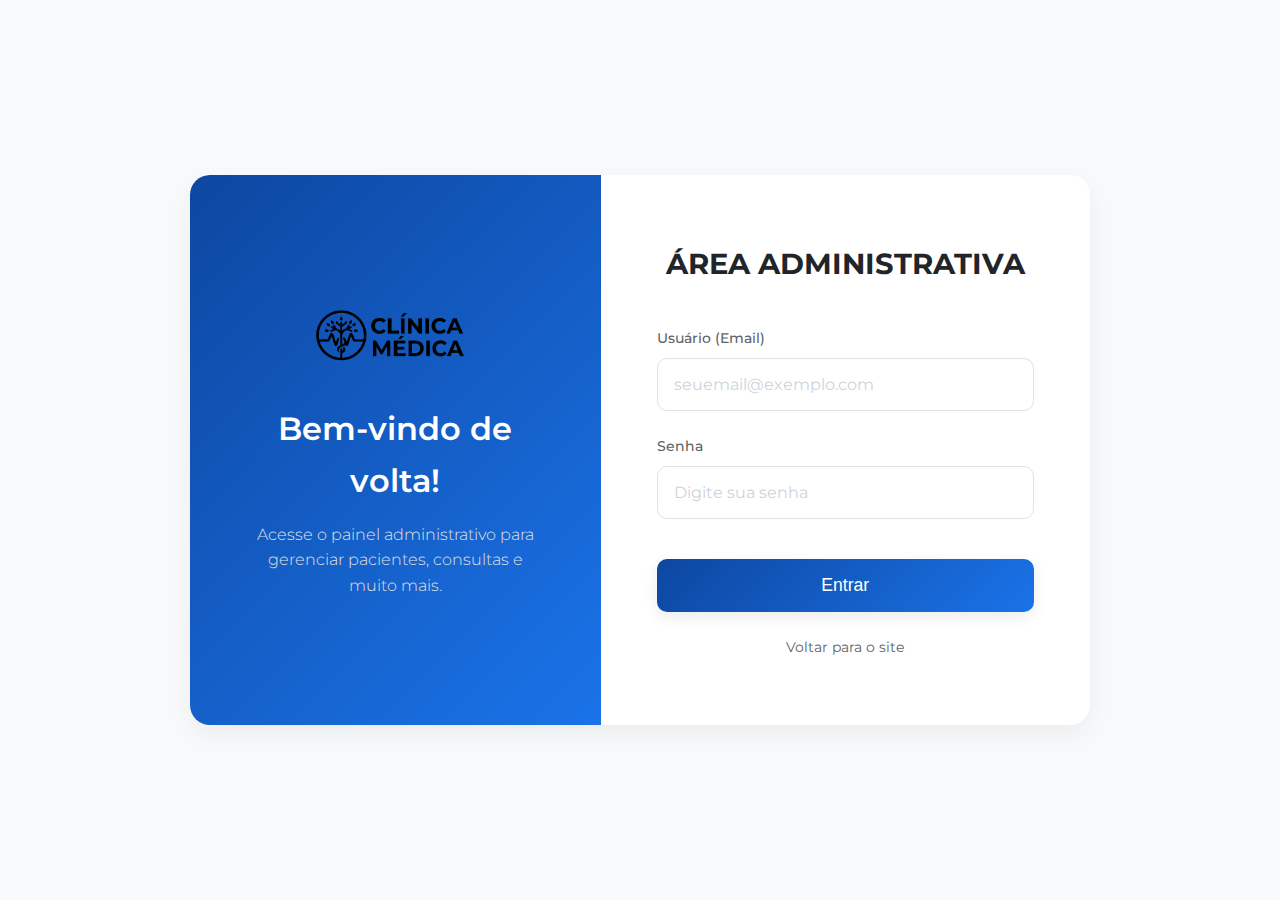
<file: prontuarios.html>
<!DOCTYPE html>
<html lang="pt-br">
<head>
    <meta charset="UTF-8">
    <meta name="viewport" content="width=device-width, initial-scale=1.0">
    <title>Prontuários - Clínica Médica</title>

    <link rel="preconnect" href="https://fonts.googleapis.com">
    <link rel="preconnect" href="https://fonts.gstatic.com" crossorigin>
    <link href="https://fonts.googleapis.com/css2?family=Montserrat:wght@300;400;500;600;700&display=swap" rel="stylesheet">
    <link rel="stylesheet" href="https://cdnjs.cloudflare.com/ajax/libs/font-awesome/6.0.0/css/all.min.css">

    <link rel="stylesheet" href="css/dashboard.css">

    <style>
        /* --- Estilo da Barra de Busca (Baseado nos filtros de pacientes.html) --- */
        .search-bar {
            display: flex;
            gap: 1.5rem;
            margin-bottom: 2.5rem;
            padding: 20px;
            background-color: var(--bg-light-gray);
            border-radius: 8px;
            border: 1px solid var(--border-color);
        }
        .search-bar .form-group {
            margin-bottom: 0;
            flex-grow: 1;
        }
        .search-bar .form-group label {
            font-size: 0.8rem;
            font-weight: 500;
            margin-bottom: 5px;
            color: var(--text-dark);
            display: block;
        }
        .search-bar .form-group input {
            padding: 12px;
            font-size: 0.9rem;
            border-radius: 6px;
            width: 100%;
            border: 1px solid var(--border-color);
        }
        .search-bar .btn-search {
            align-self: flex-end;
            padding: 11px 20px;
            font-size: 0.9rem;
            background: var(--gradient-primary); /* Botão primário para busca */
            color: var(--white);
            border: none;
        }
        .search-bar .btn-search:hover {
            box-shadow: var(--shadow-hover);
            transform: translateY(-2px);
        }
        .search-bar .btn i {
            margin-right: 5px;
        }

        /* --- Estilo dos Resultados (Visualização) --- */
        .results-header {
            display: flex;
            justify-content: space-between;
            align-items: center;
            margin-bottom: 1rem;
            padding-bottom: 1rem;
            border-bottom: 1px solid var(--border-color);
        }
        .results-header h3 {
            font-size: 1.3rem;
            color: var(--text-dark);
            margin-bottom: 0;
        }
        .results-header span {
            font-size: 0.9rem;
            color: var(--text-light);
        }

        .prontuario-list {
            list-style: none;
            padding: 0;
        }
        .prontuario-item {
            background-color: var(--white);
            border: 1px solid var(--border-color);
            border-radius: 8px;
            padding: 20px;
            margin-bottom: 1rem;
            display: flex;
            justify-content: space-between;
            align-items: center;
            transition: box-shadow 0.3s ease;
        }
        .prontuario-item:hover {
            box-shadow: 0 5px 15px rgba(0,0,0,0.07);
            border-color: var(--primary-blue);
        }
        .prontuario-info {
            display: flex;
            align-items: center;
            gap: 1.5rem;
        }
        .prontuario-icon {
            font-size: 1.8rem;
            color: var(--primary-blue);
            width: 40px;
            text-align: center;
        }
        .prontuario-details h4 {
            margin-bottom: 0.2rem;
            font-size: 1.1rem;
            font-weight: 600;
            color: var(--text-dark);
        }
        .prontuario-details p {
            font-size: 0.9rem;
            color: var(--text-light);
            margin-bottom: 0;
            line-height: 1.4;
        }
        .prontuario-details p strong {
            color: var(--text-dark);
            font-weight: 500;
        }
        
        .prontuario-item .btn-quick-action {
            /* Usando a classe de botão do dashboard.css */
            font-size: 0.85rem;
            padding: 8px 16px;
        }
        
        /* --- ESTILOS DO MODAL (Copiado de pacientes.html) --- */
        .modal { display: none; position: fixed; z-index: 1050; left: 0; top: 0; width: 100%; height: 100%; overflow: auto; background-color: rgba(0, 0, 0, 0.55); justify-content: center; align-items: center; padding: 20px; }
        .modal-content { background-color: var(--white); margin: auto; padding: 0; border-radius: 12px; box-shadow: 0 10px 30px rgba(0, 0, 0, 0.15); position: relative; width: 90%; max-width: 650px; animation: fadeInModal 0.3s ease-out; border: 1px solid var(--border-color); }
        @keyframes fadeInModal { from { opacity: 0; transform: translateY(-30px); } to { opacity: 1; transform: translateY(0); } }
        .modal-header { display: flex; justify-content: space-between; align-items: center; border-bottom: 1px solid var(--border-color); padding: 20px 30px; }
        .modal-header h3 { margin-bottom: 0; font-size: 1.4rem; font-weight: 600; color: var(--dark-blue); }
        .close-btn { color: #888; font-size: 1.5rem; font-weight: bold; background: none; border: none; cursor: pointer; padding: 0; line-height: 1; opacity: 0.7; transition: opacity 0.2s ease; }
        .close-btn:hover, .close-btn:focus { color: var(--text-dark); opacity: 1; text-decoration: none; }
        .modal-body { padding: 30px; max-height: 65vh; overflow-y: auto; }
        .modal-footer { display: flex; justify-content: flex-end; gap: 12px; padding: 20px 30px; border-top: 1px solid var(--border-color); background-color: var(--bg-light-gray); border-radius: 0 0 12px 12px; }
        .modal-footer .btn-secondary { background-color: var(--white); color: var(--text-light); border: 1px solid var(--border-color); padding: 10px 25px; box-shadow: none; }
        .modal-footer .btn-secondary:hover { background-color: var(--bg-light-gray); border-color: #adb5bd; color: var(--text-dark); box-shadow: none; transform: none; }
        .modal-open { display: flex; }
         /* CSS Específico Modal Prontuário */
         #prontuarioDetailsModal .details-grid { display: grid; grid-template-columns: repeat(auto-fit, minmax(200px, 1fr)); gap: 1rem 1.5rem; }
         #prontuarioDetailsModal .details-grid p { margin-bottom: 0; font-size: 0.95rem; color: var(--text-dark); line-height: 1.5; }
         #prontuarioDetailsModal .details-grid p strong { color: var(--text-light); display: block; font-size: 0.8rem; font-weight: 500; margin-bottom: 3px; text-transform: uppercase; letter-spacing: 0.5px; }


        /* Responsividade */
        @media (max-width: 768px) {
            .search-bar {
                flex-direction: column;
                gap: 1rem;
            }
            .search-bar .btn-search {
                width: 100%;
            }
            .prontuario-item {
                flex-direction: column;
                align-items: flex-start;
                gap: 1rem;
            }
            .prontuario-item .btn-quick-action {
                align-self: flex-start; /* Alinha botão à esquerda no mobile */
            }
            .prontuario-info {
                gap: 1rem;
            }
            .prontuario-icon {
                font-size: 1.5rem;
                width: 30px;
            }
        }
    </style>
</head>
<body>

    <div class="dashboard-layout">

        <aside class="sidebar">
            <div class="sidebar-header">
                <img src="assets/clinica-logo.jpg" alt="Logo Clínica Médica" class="logo-img">
            </div>
            <nav class="sidebar-nav">
                <ul id="sidebarMenu"></ul>
            </nav>
            <div class="sidebar-footer">
                 <button id="logoutButton" class="btn btn-logout">
                    <i class="fas fa-sign-out-alt"></i> Sair
                 </button>
            </div>
        </aside>

        <div class="main-panel">

            <header class="main-header">
                <div class="header-content">
                    <h1 id="pageTitle">Prontuários</h1>
                    <div class="user-info">
                        <img src="" alt="Avatar" id="userAvatar" class="user-avatar" style="display: none;"> <span id="userName">Carregando...</span>
                    </div>
                </div>
            </header>

            <main class="content-area" id="mainContent">

                <div class="card">
                    <h2>Buscar Prontuário de Paciente</h2>
                    
                    <div class="search-bar">
                        <div class="form-group">
                            <label for="searchPaciente">Buscar por Nome ou CPF:</label>
                            <input type="text" id="searchPaciente" placeholder="Digite o nome ou CPF do paciente...">
                        </div>
                        <button class="btn btn-search"><i class="fas fa-search"></i> Buscar</button>
                    </div>

                    <div class="results-container">
                        <div class="results-header">
                            <h3>Resultados da Busca Fictícia</h3>
                            <span>Exibindo 3 de 3 resultados</span>
                        </div>
                        
                        <ul class="prontuario-list">
                            <li class="prontuario-item">
                                <div class="prontuario-info">
                                    <i class="fas fa-file-medical-alt prontuario-icon"></i>
                                    <div class="prontuario-details">
                                        <h4>Ana Pereira da Silva</h4>
                                        <p>CPF: 222.333.444-55 | Nasc: 10/05/1975</p>
                                        <p>Última Consulta: <strong>25/10/2025 (Cardiologia)</strong></p>
                                    </div>
                                </div>
                                <a href="#" class="btn btn-quick-action">Abrir Prontuário</a>
                            </li>
                            
                            <li class="prontuario-item">
                                <div class="prontuario-info">
                                    <i class="fas fa-file-medical-alt prontuario-icon"></i>
                                    <div class="prontuario-details">
                                        <h4>José Carlos Mendes</h4>
                                        <p>CPF: 555.666.777-88 | Nasc: 20/02/1980</p>
                                        <p>Última Consulta: <strong>25/10/2025 (Ortopedia)</strong></p>
                                    </div>
                                </div>
                                <a href="#" class="btn btn-quick-action">Abrir Prontuário</a>
                            </li>
                            
                            <li class="prontuario-item">
                                <div class="prontuario-info">
                                    <i class="fas fa-file-medical-alt prontuario-icon"></i>
                                    <div class="prontuario-details">
                                        <h4>Mariana Costa Oliveira</h4>
                                        <p>CPF: 111.000.999-33 | Nasc: 15/11/2001</p>
                                        <p>Última Consulta: <strong>26/10/2025 (Cardiologia)</strong></p>
                                    </div>
                                </div>
                                <a href="#" class="btn btn-quick-action">Abrir Prontuário</a>
                            </li>
                        </ul>
                    </div>
                </div>
            </main>
        </div>
    </div>

    <div id="prontuarioDetailsModal" class="modal">
        <div class="modal-content">
            <div class="modal-header">
                <h3>Detalhes do Prontuário</h3>
                <button type="button" class="close-btn" data-dismiss="modal">&times;</button>
            </div>
            <div class="modal-body">
                
                <h4>Informações do Paciente</h4>
                <div class="details-grid">
                    <p><strong>Nome Completo:</strong> <span id="detailProntuarioName"></span></p>
                    <p><strong>CPF:</strong> <span id="detailProntuarioCPF"></span></p>
                    <p><strong>Data de Nascimento:</strong> <span id="detailProntuarioDOB"></span></p>
                </div>
    
                <h4 style="margin-top: 1.5rem; border-top: 1px solid var(--border-color); padding-top: 1.5rem;">Último Registro (Fictício)</h4>
                <p><strong>Data:</strong> <span id="detailProntuarioData"></span></p>
                <p><strong>Médico:</strong> <span id="id_prontuarioMedico"></span></p> <p style="margin-top: 1rem;"><strong>Anotações:</strong></p>
                <p id="detailProntuarioNotas" style="padding: 10px; background: #f9f9f9; border-radius: 5px; border: 1px solid #eee;"></p>
    
            </div>
            <div class="modal-footer">
                <button type="button" class="btn btn-secondary" data-dismiss="modal">Fechar</button>
            </div>
        </div>
    </div>
    <script src="https://code.jquery.com/jquery-3.7.1.min.js"></script>
    <script src="js/dashboard.js"></script>

    <script>
    $(document).ready(function() {
        
        // Dados fictícios para o modal de prontuário
        const prontuariosFicticios = {
            "Ana Pereira da Silva": {
                cpf: "222.333.444-55",
                dob: "10/05/1975",
                data: "25/10/2025",
                medico: "Dr. João Silva",
                notas: "Paciente apresenta leve arritmia. Solicitado Holter 24h."
            },
            "José Carlos Mendes": {
                cpf: "555.666.777-88",
                dob: "20/02/1980",
                data: "25/10/2025",
                medico: "Dra. Maria Souza",
                notas: "Paciente relata dor no joelho direito após esforço. Suspeita de lesão no menisco. Solicitada Ressonância Magnética."
            },
            "Mariana Costa Oliveira": {
                cpf: "111.000.999-33",
                dob: "15/11/2001",
                data: "26/10/2025",
                medico: "Dr. João Silva",
                notas: "Paciente veio para consulta de rotina. Pressão arterial 12/8. Exames de sangue normais."
            }
        };
    
        const prontuarioModal = $('#prontuarioDetailsModal');
    
        // Abrir Modal "Abrir Prontuário"
        $('.prontuario-list').on('click', '.btn-quick-action', function(e) {
            e.preventDefault(); // Impede o link '#' de pular a tela
    
            // Pega o nome do paciente do H4 mais próximo
            const pacienteName = $(this).closest('.prontuario-item').find('h4').text();
            
            // Busca os dados fictícios
            const dados = prontuariosFicticios[pacienteName];
    
            if (dados) {
                // Preenche o modal
                $('#detailProntuarioName').text(pacienteName);
                $('#detailProntuarioCPF').text(dados.cpf);
                $('#detailProntuarioDOB').text(dados.dob);
                $('#detailProntuarioData').text(dados.data);
                $('#id_prontuarioMedico').text(dados.medico); // Corrigido o ID aqui
                $('#detailProntuarioNotas').text(dados.notas);
                
                // Abre o modal
                prontuarioModal.addClass('modal-open');
            } else {
                alert('Erro: Dados fictícios não encontrados para ' + pacienteName);
            }
        });
    
        // Lógica para Fechar o modal
        // (Pega cliques no 'x' ou no botão 'Fechar' que tenham o atributo 'data-dismiss')
        $('#prontuarioDetailsModal').on('click', '.close-btn, [data-dismiss="modal"]', function() {
            prontuarioModal.removeClass('modal-open');
        });
    
        // Fecha o modal se clicar fora do conteúdo
        $('#prontuarioDetailsModal').on('click', function(event) {
            if ($(event.target).hasClass('modal')) {
                prontuarioModal.removeClass('modal-open');
            }
        });
    
    });
    </script>
    </body>
</html>
</file>
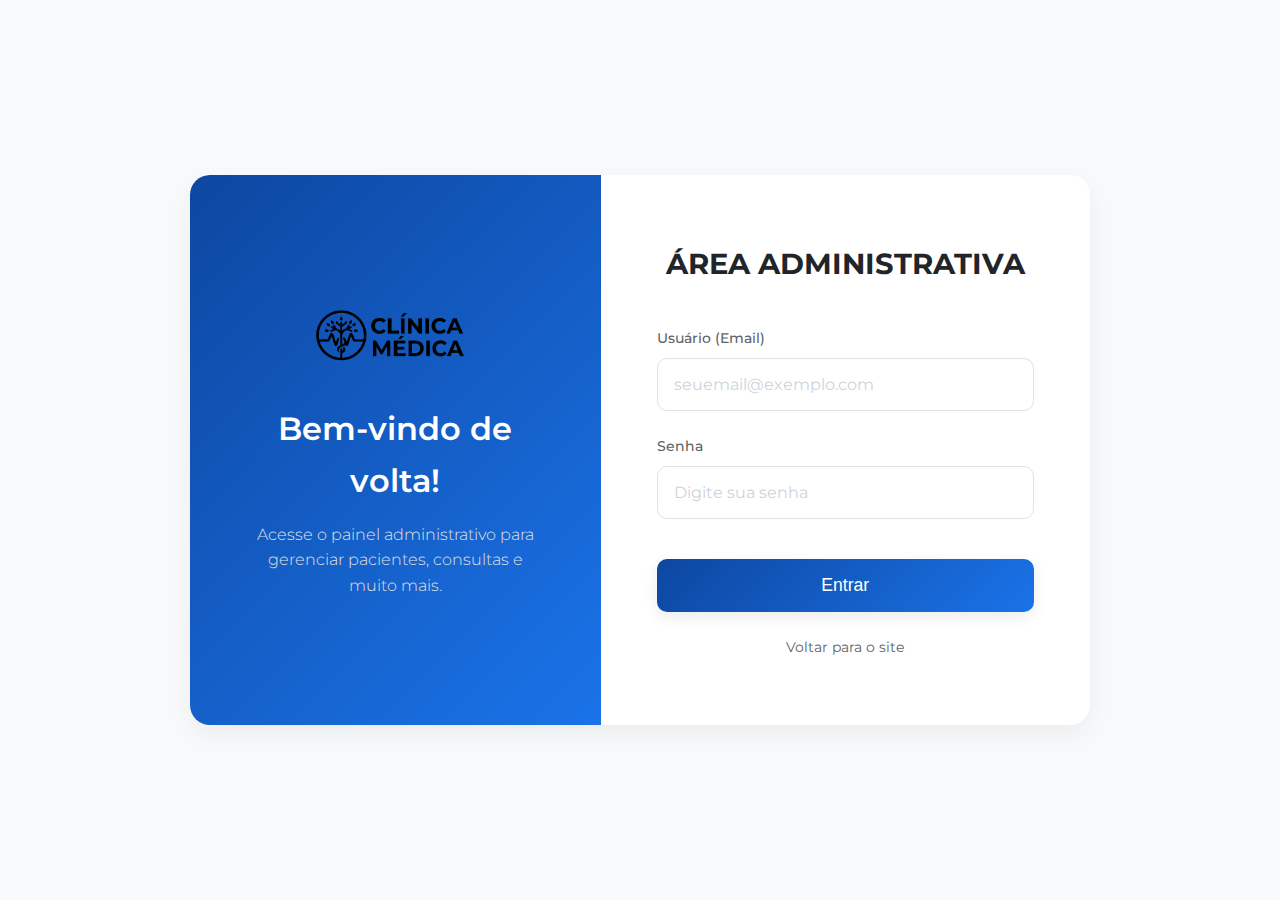
<file: relatorios.html>
<!DOCTYPE html>
<html lang="pt-br">
<head>
    <meta charset="UTF-8">
    <meta name="viewport" content="width=device-width, initial-scale=1.0">
    <title>Relatórios - Clínica Médica</title>

    <link rel="preconnect" href="https://fonts.googleapis.com">
    <link rel="preconnect" href="https://fonts.gstatic.com" crossorigin>
    <link href="https://fonts.googleapis.com/css2?family=Montserrat:wght@300;400;500;600;700&display=swap" rel="stylesheet">

    <link rel="stylesheet" href="https://cdnjs.cloudflare.com/ajax/libs/font-awesome/6.0.0/css/all.min.css">

    <link rel="stylesheet" href="css/dashboard.css">
</head>
<body>

    <div class="dashboard-layout">

        <aside class="sidebar">
            <div class="sidebar-header">
                <img src="assets/clinica-logo.jpg" alt="Logo Clínica Médica" class="logo-img">
            </div>
            <nav class="sidebar-nav">
                <ul id="sidebarMenu">
                    </ul>
            </nav>
            <div class="sidebar-footer">
                 <button id="logoutButton" class="btn btn-logout">
                    <i class="fas fa-sign-out-alt"></i> Sair
                 </button>
            </div>
        </aside>

        <div class="main-panel">

            <header class="main-header">
                 <div class="header-content">
                    <h1 id="pageTitle">Relatórios</h1>
                    <div class="user-info">
                    <img src="" alt="Avatar" id="userAvatar" class="user-avatar" style="display: none;"> <span id="userName">Carregando...</span>
                 </div>
                </div>
            </header>

            <main class="content-area" id="mainContent">

                <div class="card">
                     <h2>Relatórios Gerenciais</h2>
                     <p>Visualize informações importantes sobre a operação da clínica.</p>
                 </div>

                 <div id="admin-relatorios" class="user-reports" style="display: none;">

                    <div class="card">
                        <h3><i class="fas fa-tachometer-alt blue"></i> Monitoramento do Sistema (Simulação Visual)</h3>
                        <div class="chart-placeholder">
                            <div class="chart-title">Uso de Recursos (%) - Última Hora</div>
                            <div class="chart-area">
                                <div class="y-axis">
                                    <span>100</span>
                                    <span>75</span>
                                    <span>50</span>
                                    <span>25</span>
                                    <span>0</span>
                                </div>
                                <div class="bars">
                                    <div class="bar-group">
                                        <div class="bar" style="height: 60%; background-color: #28a745;" title="CPU: 60%"></div>
                                        <span class="bar-label">CPU</span>
                                    </div>
                                    <div class="bar-group">
                                        <div class="bar" style="height: 45%; background-color: #1A73E8;" title="Memória: 45%"></div>
                                        <span class="bar-label">Memória</span>
                                    </div>
                                    <div class="bar-group">
                                        <div class="bar" style="height: 30%; background-color: #ffc107;" title="Disco: 30%"></div>
                                        <span class="bar-label">Disco</span>
                                    </div>
                                    <div class="bar-group">
                                        <div class="bar" style="height: 75%; background-color: #dc3545;" title="Rede I/O: 75%"></div>
                                        <span class="bar-label">Rede I/O</span>
                                    </div>
                                </div>
                            </div>
                        </div>
                        <p style="margin-top: 1.5rem;"><strong>Status Geral:</strong> <span style="color: green; font-weight: bold;">Operacional</span></p>
                        <p><strong>Consultas Processadas (última hora):</strong> 15</p>
                        <p><strong>Erros Registrados:</strong> 2 (Baixa prioridade)</p>
                         <div class="report-actions">
                            <button class="btn btn-quick-action">Ver Logs</button>
                            <button class="btn btn-quick-action">Abrir Painel Completo</button>
                        </div>
                    </div>


                    <div class="card">
                        <h3><i class="fas fa-chart-bar blue"></i> Relatório Financeiro Detalhado (Outubro 2025)</h3>
                        <p><strong>Faturamento Total:</strong> R$ 85.340,00</p>
                        <p><strong>Custo Operacional:</strong> R$ 42.100,00</p>
                        <p><strong>Lucro Líquido:</strong> R$ 43.240,00</p>
                        <p><strong>Pagamentos Pendentes:</strong> R$ 5.120,00 (3 faturas)</p>
                        <div class="report-actions">
                            <button class="btn btn-quick-action">Ver Detalhes Financeiros</button>
                            <button class="btn btn-quick-action">Exportar Planilha</button>
                        </div>
                    </div>

                     <div class="card">
                        <h3><i class="fas fa-users green"></i> Relatório de Pacientes Ativos e Inativos</h3>
                         <p><strong>Total de Pacientes:</strong> 152</p>
                        <p><strong>Pacientes Ativos (últimos 6 meses):</strong> 128</p>
                        <p><strong>Pacientes Inativos:</strong> 24</p>
                        <p><strong>Novos Pacientes (Mês):</strong> 35</p>
                         <div class="report-actions">
                            <button class="btn btn-quick-action">Ver Lista Completa</button>
                            <button class="btn btn-quick-action">Exportar Dados</button>
                        </div>
                    </div>
                    <div class="card">
                        <h3><i class="fas fa-user-tie purple"></i> Relatório de Desempenho (Funcionários)</h3>
                        <p><strong>Médico com mais consultas:</strong> Dr. João Silva (110)</p>
                        <p><strong>Especialidade mais procurada:</strong> Cardiologia (180 consultas)</p>
                        <p><strong>Atendente com mais agendamentos:</strong> Maria Oliveira (280)</p>
                        <div class="report-actions">
                             <button class="btn btn-quick-action">Ver Desempenho Individual</button>
                        </div>
                    </div>

                 </div>
                 <div id="medico-relatorios" class="user-reports" style="display: none;">

                    <div class="card">
                        <h3><i class="fas fa-calendar-check blue"></i> Seu Relatório de Atividade (Outubro 2025)</h3>
                        <p><strong>Consultas Realizadas por você:</strong> 110</p>
                        <p><strong>Tempo Médio por Consulta:</strong> 25 minutos</p>
                        <p><strong>Pacientes Atendidos (Únicos):</strong> 85</p>
                        <p><strong>Próximas Consultas (Hoje):</strong> 6</p>
                        <div class="report-actions">
                             <a href="consultas.html" class="btn btn-quick-action">Ver Minha Agenda Detalhada</a>
                        </div>
                    </div>

                     <div class="card">
                        <h3><i class="fas fa-file-medical green"></i> Status dos Seus Prontuários</h3>
                        <p><strong>Prontuários Atualizados (Últimos 7 dias):</strong> 22</p>
                        <p><strong>Prontuários Pendentes de Fechamento:</strong> 3</p>
                         <div class="report-actions">
                             <a href="prontuarios.html" class="btn btn-quick-action">Acessar Prontuários Pendentes</a>
                        </div>
                    </div>

                 </div>
                 <div id="atendente-relatorios" class="user-reports" style="display: none;">

                    <div class="card">
                        <h3><i class="fas fa-calendar-plus blue"></i> Relatório de Agendamentos (Outubro 2025)</h3>
                        <p><strong>Total de Agendamentos (Sistema):</strong> 450</p>
                        <p><strong>Agendamentos Realizados por você:</strong> 280</p>
                        <p><strong>Taxa de Confirmação Geral:</strong> 92%</p>
                        <p><strong>Horários de Pico:</strong> 09:00 - 11:00</p>
                         <div class="report-actions">
                             <a href="consultas.html" class="btn btn-quick-action">Ver Agenda Completa</a>
                        </div>
                    </div>

                     <div class="card">
                        <h3><i class="fas fa-user-plus green"></i> Relatório de Cadastro de Pacientes</h3>
                        <p><strong>Novos Pacientes Cadastrados por você (Mês):</strong> 28</p>
                        <p><strong>Total de Pacientes Ativos:</strong> 152</p>
                        <p><strong>Convênios mais Cadastrados:</strong> Unimed</p>
                        <div class="report-actions">
                             <a href="pacientes.html" class="btn btn-quick-action">Ver Lista de Pacientes</a>
                        </div>
                    </div>

                 </div>
                 </main>
            </div>

    </div>

    <script src="https://code.jquery.com/jquery-3.7.1.min.js"></script>
    <script src="js/dashboard.js"></script>

    <style>
        /* Estilos específicos para a página de relatórios */
        .user-reports h3 {
            display: flex;
            align-items: center;
            font-size: 1.25rem;
            margin-bottom: 1.5rem;
            color: var(--dark-blue);
            padding-bottom: 10px;
            border-bottom: 1px solid var(--border-color);
        }
         .user-reports h3 i {
            margin-right: 12px;
            color: var(--text-light);
            width: 20px;
            text-align: center;
         }
         .user-reports h3 i.blue { color: var(--primary-blue); }
         .user-reports h3 i.green { color: #28a745; }
         .user-reports h3 i.purple { color: #6f42c1; }

         .user-reports p {
            font-size: 1rem;
            margin-bottom: 0.8rem;
            color: var(--text-light);
            line-height: 1.6;
         }
         .user-reports p strong {
            color: var(--text-dark);
            font-weight: 600;
            margin-right: 5px;
         }
         .report-actions {
            margin-top: 1.5rem;
            padding-top: 1.5rem;
            border-top: 1px solid var(--border-color);
            display: flex;
            flex-wrap: wrap;
            gap: 10px;
         }

         /* Estilos CORRIGIDOS para simular gráfico Grafana */
        .chart-placeholder {
            border: 1px solid var(--border-color);
            border-radius: 8px;
            padding: 20px;
            background-color: #f8f9fa; /* Fundo cinza claro para o gráfico */
            margin-bottom: 1.5rem;
            position: relative; /* Para linhas de grade */
        }
        .chart-title {
            text-align: center;
            font-size: 0.9rem;
            color: var(--text-light);
            margin-bottom: 2rem; /* Mais espaço */
            font-weight: 500;
        }
        .chart-area {
            display: flex; /* Alterado para flex */
            position: relative;
            height: 180px; /* Altura da área do gráfico */
             /* Linhas de grade (simuladas com gradiente) */
             background-image: linear-gradient(to right, var(--border-color) 1px, transparent 1px), /* Linhas verticais (opcional) */
                               linear-gradient(to bottom, var(--border-color) 1px, transparent 1px); /* Linhas horizontais */
             background-size: 25% 25%; /* Espaçamento das linhas (ajuste %) */
             border-left: 1px solid #adb5bd; /* Eixo Y */
             border-bottom: 1px solid #adb5bd; /* Eixo X */
             padding-left: 35px; /* Espaço para labels do eixo Y */
             padding-bottom: 25px; /* Espaço para labels das barras */
             align-items: flex-end; /* Alinha barras na base */
             justify-content: space-around; /* Espaça as barras */
        }
        .y-axis {
            position: absolute;
            left: -5px;
            top: 0;
            /* Ajuste para alinhar com as linhas de grade (25% de altura) */
            bottom: 25px;
            display: flex;
            flex-direction: column;
            justify-content: space-between; /* Distribui os labels */
            align-items: flex-end;
            padding-right: 10px;
            height: calc(100% - 25px); /* Altura do eixo Y */
        }
        .y-axis span {
            font-size: 0.75rem;
            color: var(--text-light);
            position: relative; /* Para ajuste fino */
             /* Tenta alinhar com as linhas de grade (pode precisar de ajuste) */
             /* bottom: -5px; */
        }
        /* Ajuste fino para os labels do eixo Y (pode variar com a fonte) */
        .y-axis span:nth-child(1) { top: -5px; } /* 100 */
        .y-axis span:nth-child(5) { bottom: -5px; } /* 0 */


        .bars {
             /* Removido - agora é parte do .chart-area */
             display: contents; /* Faz com que os .bar-group se alinhem no flex do pai */
        }
        .bar-group {
             width: 18%;
             height: 100%; /* Ocupa altura da chart-area */
             display: flex;
             flex-direction: column;
             align-items: center;
             justify-content: flex-end; /* Barra cresce de baixo para cima */
             position: relative; /* Para posicionar o label */
        }
        .bar {
            width: 70%;
            background-color: var(--primary-blue);
            border-radius: 4px 4px 0 0;
            transition: height 0.5s ease-out;
            cursor: pointer;
            position: relative;
            margin: 0 auto; /* Centraliza a barra no grupo */
        }
         /* Tooltip */
        .bar:hover::after {
            content: attr(title);
            position: absolute;
            bottom: 105%;
            left: 50%;
            transform: translateX(-50%);
            background-color: rgba(0, 0, 0, 0.75); /* Mais escuro */
            color: white;
            padding: 4px 8px; /* Mais padding */
            border-radius: 4px;
            font-size: 0.75rem;
            white-space: nowrap;
            z-index: 10;
         }

        .bar-label {
            position: absolute;
            bottom: -20px;
            font-size: 0.75rem;
            color: var(--text-light);
            white-space: nowrap;
        }

    </style>

</body>
</html>
</file>
<file: css/index.css>
/* * ARQUIVO: css/index.css
 * VERSÃO 8.5 - AJUSTE FINO (Ícones da Seção Azul Maiores e Arredondados)
 */

/* 1. VARIÁVEIS DE COR E GLOBAIS */
:root {
    --primary-blue: #1A73E8; 
    --dark-blue: #0D47A1;   
    --gradient-primary: linear-gradient(90deg, var(--dark-blue) 0%, var(--primary-blue) 100%);
    --bg-light-gray: #f8f9fa; 
    --white: #ffffff;          
    --text-dark: #212529;    
    --text-light: #5f6368;   
    --border-color: #dee2e6;
    --shadow-card: 0px 10px 30px -5px rgba(0, 0, 0, 0.07);
    --shadow-hover: 0px 20px 40px -10px rgba(26, 115, 232, 0.3);
}

* {
    margin: 0;
    padding: 0;
    box-sizing: border-box;
}

html {
    scroll-behavior: smooth; 
}

body {
    font-family: 'Montserrat', 'Segoe UI', Arial, sans-serif;
    line-height: 1.7;
    color: var(--text-dark);
    background-color: var(--bg-light-gray); 
    overflow-x: hidden;
    -webkit-font-smoothing: antialiased;
    -moz-osx-font-smoothing: grayscale;
}

.container {
    width: 90%;
    max-width: 1280px; 
    margin: 0 auto;
}

h1, h2, h3, h4 {
    margin-bottom: 1rem;
    font-weight: 600; 
}

h2 {
    font-size: 2.8rem;
    text-align: center;
    margin-bottom: 4rem;
    font-weight: 700;
}

h3 {
    font-size: 1.5rem;
    font-weight: 600;
}

p {
    margin-bottom: 1rem;
    color: var(--text-light);
    font-weight: 400; 
    font-size: 1.05rem;
}

.gradient-text {
    background: var(--gradient-primary);
    -webkit-background-clip: text;
    -webkit-text-fill-color: transparent;
    background-clip: text;
    font-weight: 700;
}

/* 2. BOTÕES ("VIVOS") */
.btn {
    display: inline-block;
    padding: 14px 32px;
    text-decoration: none;
    border-radius: 10px; 
    font-weight: 500;
    text-align: center;
    border: none;
    cursor: pointer;
    transition: all 0.3s ease-in-out;
    box-shadow: 0 5px 15px rgba(0, 0, 0, 0.08);
}

.btn:hover {
    transform: translateY(-4px); 
    box-shadow: var(--shadow-hover);
}

.btn-admin {
    background: var(--gradient-primary);
    color: var(--white);
    font-size: 0.9rem;
}

.btn-main {
    background-color: var(--white);
    color: var(--primary-blue);
    font-size: 1.1rem;
    font-weight: 600;
    animation: pulse 2.5s infinite ease-in-out;
}

.btn-main:hover {
    background-color: var(--dark-blue);
    color: var(--white);
    animation: none; 
}

.btn-cta {
    background: var(--white);
    color: var(--dark-blue);
    font-weight: 600;
}
.btn-cta:hover {
    background: #f0f0f0;
    color: var(--dark-blue);
}

.btn-submit {
    background: var(--gradient-primary);
    color: var(--white);
    width: 100%;
    font-size: 1.1rem;
    padding: 16px;
}


/* 3. HEADER (MAIS FINO) */
header {
    background-color: var(--white);
    box-shadow: 0 2px 15px rgba(0, 0, 0, 0.07); 
    padding: 12px 0; 
    position: sticky;
    top: 0;
    z-index: 1000;
}

.header-content {
    display: flex;
    justify-content: space-between;
    align-items: center;
}

.logo-img {
    max-height: 55px;  
    width: auto;
    object-fit: contain; 
}

header nav ul {
    list-style: none;
    display: flex;
}

header nav ul li {
    margin-left: 40px; 
}

header nav ul li a {
    text-decoration: none;
    color: var(--text-light);
    font-weight: 500;
    font-size: 1rem;
    transition: all 0.3s ease;
    padding-bottom: 5px;
    border-bottom: 2px solid transparent; 
}

header nav ul li a:hover {
    color: var(--dark-blue);
    border-bottom-color: var(--primary-blue); 
}

/* 4. HERO (AJUSTADO: ALINHAMENTO VERTICAL) */
.hero {
    height: 90vh; 
    min-height: 700px;
    background-size: cover;
    background-position: center;
    background-repeat: no-repeat;
    background-attachment: fixed; 
    position: relative;
    display: flex;
    align-items: center; 
    padding: 0; 
}

.hero-overlay {
    position: absolute;
    top: 0;
    left: 0;
    width: 100%;
    height: 100%;
    background: rgba(0, 0, 0, 0.5);
}

.hero-content {
    position: relative;
    z-index: 2;
    color: var(--white);
    max-width: 900px; 
    margin: 0 auto; 
    text-align: center; 
    padding-top: 5rem; 
}

.hero-content h1 {
    font-size: 3.8rem; 
    margin-bottom: 1rem; 
    font-weight: 700;
    text-shadow: 0 4px 10px rgba(0, 0, 0, 0.3);
    text-transform: uppercase;
}

.hero-content p {
    font-size: 1.3rem; 
    margin-bottom: 3rem;
    color: #f0f0f0;
    font-weight: 400;
    letter-spacing: 1px;
    max-width: 700px; 
    margin-left: auto;
    margin-right: auto;
}


/* 5. SEÇÕES (EFEITO DE CAMADA) */
section {
    padding: 6rem 0; 
}

.section-on-gray {
    background-color: var(--white);
    border-radius: 20px;
    box-shadow: 0 20px 50px -20px rgba(0, 0, 0, 0.05);
    margin-top: -80px; 
    position: relative;
    z-index: 10;
}
.about {
    padding-top: 5rem; 
}
.services {
    margin-top: 0; 
    z-index: 5; 
    background-color: var(--white);
    border-radius: 20px;
    box-shadow: 0 20px 50px -20px rgba(0, 0, 0, 0.05);
    margin-bottom: 5rem;
}
.contact {
    padding: 0; 
    margin: 5rem 0;
    margin-top: 0; 
}

.about-wrapper {
    display: flex;
    align-items: center;
    gap: 5rem; 
}

.about-image {
    flex: 1;
}

.about-image img {
    width: 100%;
    border-radius: 16px;
    box-shadow: var(--shadow-hover); 
}

.about-text {
    flex: 1.2;
}

.about-text h2 {
    text-align: left;
}

.about-text h3 {
    color: var(--primary-blue);
    font-size: 1.4rem;
    font-weight: 600;
}

.about-features {
    display: flex;
    gap: 1.5rem;
    margin-top: 2rem;
}
.feature-item {
    flex: 1;
}
.feature-item .feature-icon {
    font-size: 1.5rem;
    color: var(--primary-blue);
    font-weight: 700;
}
.feature-item h4 {
    font-weight: 600;
    margin-bottom: 0.5rem;
}

/* 6. NOVA SEÇÃO DE DESTAQUE (AJUSTE ÍCONES) */
.features-section {
    background-color: var(--dark-blue); 
    color: var(--white);
    padding: 5rem 0;
    position: relative;
    z-index: 15; 
}
.features-grid {
    display: grid;
    grid-template-columns: repeat(3, 1fr);
    gap: 3rem;
}
.feature-box {
    text-align: center;
}
.feature-box .feature-icon {
    max-height: 150px; /* FIX: Ícones Maiores */
    width: auto;      
    object-fit: contain; 
    margin-bottom: 1.5rem; 
    border-radius: 12px; /* FIX: Bordas Arredondadas */
    /* Ícones precisam ser brancos ou claros para contrastar */
}
.feature-box h4 {
    color: var(--white);
    font-size: 1.3rem;
    font-weight: 600;
}
.feature-box p {
    color: #bdc3c7; 
    font-weight: 300;
}


/* 7. CARDS DE ESPECIALIDADES (4 POR LINHA) */
.services h2 {
    padding-top: 1rem;
}

.service-grid {
    display: grid;
    grid-template-columns: repeat(4, 1fr);
    gap: 2.5rem;
}

.service-card {
    background-color: var(--white);
    border-radius: 16px; 
    box-shadow: var(--shadow-card);
    display: flex;
    flex-direction: column;
    transition: all 0.3s ease; 
    border: 1px solid var(--border-color); 
}

.service-card:hover {
    transform: translateY(-12px); 
    box-shadow: var(--shadow-hover);
}

.card-image-wrapper {
    height: 220px; 
    width: 100%;
    overflow: hidden; 
    border-radius: 16px 16px 0 0;
}

.card-image {
    width: 100%;
    height: 100%;
    object-fit: cover;
    transition: transform 0.3s ease; 
}

.service-card:hover .card-image {
    transform: scale(1.05); 
}

.card-content {
    padding: 2rem 1.5rem;
}

.card-content h3 {
    font-weight: 700;
    font-size: 1.6rem;
    background: var(--gradient-primary);
    -webkit-background-clip: text;
    -webkit-text-fill-color: transparent;
    background-clip: text;
}

/* 8. SEÇÃO CTA BANNER */
.cta-banner {
    padding: 0; 
    margin: 0 0 5rem 0;
    position: relative;
    z-index: 10;
}
.cta-content {
    background: var(--gradient-primary);
    color: var(--white);
    padding: 5rem 3rem;
    border-radius: 20px;
    text-align: center;
    box-shadow: var(--shadow-hover);
}
.cta-content h2 {
    color: var(--white);
    text-align: center;
    font-size: 2.5rem;
}
.cta-content p {
    font-size: 1.2rem;
    color: #e0e0e0;
    max-width: 700px;
    margin: 0 auto 2rem auto;
    font-weight: 300;
}

/* 9. SEÇÃO CONTATO (Flutuante) */
.contact-container {
    max-width: 1100px;
}

.contact-wrapper {
    display: flex;
    border-radius: 20px;
    overflow: hidden;
    background: var(--white);
}

.contact-info {
    flex: 1;
    background: var(--gradient-primary);
    color: var(--white);
    padding: 3rem;
    display: flex;
    flex-direction: column;
    justify-content: center;
    border-radius: 20px 0 0 20px;
}

.contact-info h2 {
    text-align: left;
    color: var(--white);
    font-size: 2.2rem;
}

.contact-info p {
    color: #e0e0e0;
    font-weight: 300;
    font-size: 1.1rem;
}

.info-item {
    margin-top: 2rem;
}

.info-item h4 {
    color: var(--white);
    font-size: 1.1rem;
    margin-bottom: 0.5rem;
    font-weight: 500;
}

.contact-form {
    flex: 1.5;
    padding: 3.5rem;
}

.contact-form h3 {
    font-size: 1.8rem;
    color: var(--text-dark);
    margin-bottom: 2.5rem;
    font-weight: 700;
}

.form-group {
    margin-bottom: 1.5rem;
}

.form-group label {
    display: block;
    margin-bottom: 0.5rem;
    font-weight: 500;
    color: var(--text-light);
}

.form-group input,
.form-group textarea {
    width: 100%;
    padding: 18px; 
    border: 1px solid var(--border-color);
    border-radius: 12px;
    font-size: 1rem;
    font-family: 'Montserrat', sans-serif;
    transition: all 0.3s ease;
}

.form-group input:focus,
.form-group textarea:focus {
    outline: none;
    border-color: var(--primary-blue);
    box-shadow: 0 0 0 4px rgba(26, 115, 232, 0.2); 
}

.form-group textarea {
    resize: vertical;
    min-height: 120px;
}

/* 10. FOOTER */
footer {
    background-color: var(--text-dark); 
    color: #bdc3c7; 
    padding-top: 5rem;
    margin-top: 0;
}

.footer-container {
    display: flex;
    justify-content: space-between;
    flex-wrap: wrap; 
    gap: 3rem;
    padding-bottom: 4rem;
}

.footer-logo {
    flex-basis: 30%;
    min-width: 250px;
}

.logo-img-footer {
    height: 55px; /* Mesmo tamanho do header */
    width: auto;
    object-fit: contain;
    margin-bottom: 1rem;
}

.footer-logo p {
    color: #ecf0f1;
    font-weight: 300;
}

.footer-links, .footer-contact {
    flex-basis: 20%;
    min-width: 200px;
}

footer h4 {
    font-size: 1.2rem;
    margin-bottom: 1.2rem;
    color: var(--white);
    font-weight: 500;
}

footer ul {
    list-style: none;
}

footer ul li {
    margin-bottom: 0.7rem;
}

footer ul li a {
    text-decoration: none;
    color: #bdc3c7;
    transition: color 0.3s ease;
}

footer ul li a:hover {
    color: var(--white); 
}

.footer-contact p {
    color: #bdc3c7;
    margin-bottom: 0.5rem;
    font-weight: 300;
}

.footer-bottom {
    text-align: center;
    padding: 2rem 0;
    border-top: 1px solid #34495e;
    font-size: 0.9rem;
    color: #7f8c8d;
}


/* 11. ANIMAÇÕES E RESPONSIVIDADE */

/* Animação do Hero */
@keyframes fadeInDown {
    from { opacity: 0; transform: translateY(-30px); }
    to { opacity: 1; transform: translateY(0); }
}

@keyframes fadeInUp {
    from { opacity: 0; transform: translateY(30px); }
    to { opacity: 1; transform: translateY(0); }
}

.animate-hero-title {
    animation: fadeInDown 1s ease-out 0.2s;
    animation-fill-mode: backwards;
}

.animate-hero-subtitle {
    animation: fadeInUp 1s ease-out 0.6s;
    animation-fill-mode: backwards;
}

/* Animação de Pulso (Botão Hero) */
@keyframes pulse {
    0% { box-shadow: 0 0 0 0 rgba(255, 255, 255, 0.7); }
    70% { box-shadow: 0 0 0 15px rgba(255, 255, 255, 0); }
    100% { box-shadow: 0 0 0 0 rgba(255, 255, 255, 0); }
}

/* Animação de Scroll (Fade-in + Slide-up) */
.hidden {
    opacity: 0;
    transform: translateY(50px);
    transition: opacity 0.8s ease-out, transform 0.8s ease-out;
}

.visible {
    opacity: 1;
    transform: translateY(0);
}

/* RESPONSIVIDADE */
@media (max-width: 1200px) {
    .service-grid {
        grid-template-columns: repeat(3, 1fr);
    }
    .hero-content h1 { font-size: 3.5rem; } 
    .hero-content p { font-size: 1.2rem; } 
}

@media (max-width: 992px) {
    .service-grid {
        grid-template-columns: repeat(2, 1fr);
    }
    .features-grid {
        grid-template-columns: 1fr;
        gap: 2.5rem; 
    }
    .about-wrapper {
        flex-direction: column;
    }
    .contact-wrapper {
        flex-direction: column;
    }
    .contact-info {
        border-radius: 20px 20px 0 0;
    }
    .hero-content h1 { font-size: 3rem; } 
}

@media (max-width: 768px) {
    header nav {
        display: none; 
    }
    .header-content {
        justify-content: space-between;
    }
     .logo-img {
        max-height: 50px; 
    }
    .service-grid {
        grid-template-columns: 1fr;
    }
    .hero-content h1 { font-size: 2.5rem; } 
    .hero-content p { font-size: 1.1rem; } 
    
    .contact-form, .contact-info {
        padding: 2.5rem 1.5rem;
    }
    .features-grid {
        grid-template-columns: 1fr; /* Garante 1 coluna em mobile */
        padding-left: 1rem;
        padding-right: 1rem;
    }
    section {
        padding: 4rem 0; 
    }
     .about {
        padding-top: 4rem; 
    }
}
</file>
<file: css/dashboard.css>
/* * ARQUIVO: css/dashboard.css
 * Estilo v5.4 - Scrollbar Estilizada, Links por Perfil, Logo Maior, Espaçamentos Refinados
 */

/* 1. VARIÁVEIS DE COR E GLOBAIS */
:root {
    --primary-blue: #1A73E8; 
    --dark-blue: #0D47A1;   
    --gradient-primary: linear-gradient(180deg, var(--dark-blue) 0%, var(--primary-blue) 100%); 
    --bg-light-gray: #f4f6f9; /* Cinza um pouco mais perceptível */
    --white: #ffffff;          
    --text-dark: #212529;    
    --text-light: #5f6368;   
    --border-color: #e3e6f0; /* Borda mais suave */
    --shadow-card: 0px 8px 25px -8px rgba(0, 0, 0, 0.08); /* Sombra mais suave */
    --shadow-hover: 0px 15px 35px -10px rgba(26, 115, 232, 0.3);
    --sidebar-width: 260px; 
}

* {
    margin: 0;
    padding: 0;
    box-sizing: border-box;
}

html {
    scroll-behavior: smooth; 
}

body {
    font-family: 'Montserrat', 'Segoe UI', Arial, sans-serif;
    line-height: 1.6; /* Ligeiramente menor para mais densidade */
    color: var(--text-dark);
    background-color: var(--bg-light-gray); 
    overflow-x: hidden;
    -webkit-font-smoothing: antialiased;
    -moz-osx-font-smoothing: grayscale;
}

/* 2. LAYOUT PRINCIPAL */
.dashboard-layout {
    display: flex;
    min-height: 100vh;
}

/* 3. SIDEBAR */
.sidebar {
    width: var(--sidebar-width);
    background: var(--gradient-primary); 
    color: var(--white);
    display: flex;
    flex-direction: column;
    position: fixed; 
    left: 0;
    top: 0;
    height: 100%;
    box-shadow: 4px 0px 20px rgba(0, 0, 0, 0.1); 
    z-index: 100;
    transition: width 0.3s ease, transform 0.3s ease; 
}

.sidebar-header {
    padding: 20px; /* Reduzido de volta */
    text-align: center;
    border-bottom: 1px solid rgba(255, 255, 255, 0.1);
}

.sidebar-header .logo-img {
    max-height: 75px; /* FIX: Logo Maior */
    width: auto;
    object-fit: contain;
}

.sidebar-nav {
    flex-grow: 1; 
    padding: 15px 0; /* Menos padding vertical */
    overflow-y: auto; /* FIX: Habilita scroll */
    overflow-x: hidden; /* Garante que não haja scroll horizontal */
}

/* FIX: ESTILIZAÇÃO DA BARRA DE ROLAGEM */
.sidebar-nav::-webkit-scrollbar {
    width: 6px; /* Largura da barra */
}
.sidebar-nav::-webkit-scrollbar-track {
    background: rgba(0, 0, 0, 0.1); /* Cor do fundo da trilha */
    border-radius: 10px;
    margin: 5px 0; /* Espaço no topo/base */
}
.sidebar-nav::-webkit-scrollbar-thumb {
    background-color: rgba(255, 255, 255, 0.4); /* Cor da barra */
    border-radius: 10px;
    border: 1px solid rgba(0, 0, 0, 0.1); /* Borda sutil */
}
.sidebar-nav::-webkit-scrollbar-thumb:hover {
    background-color: rgba(255, 255, 255, 0.6); /* Cor ao passar o mouse */
}
/* Para Firefox (opcional, mas bom ter) */
.sidebar-nav {
  scrollbar-width: thin; /* "auto" ou "thin" */
  scrollbar-color: rgba(255, 255, 255, 0.4) rgba(0, 0, 0, 0.1); /* thumb track */
}


.sidebar-nav ul {
    list-style: none;
    padding-right: 5px; /* Espaço para a barra não colar no texto */
}

.sidebar-nav ul li a {
    display: flex; 
    align-items: center;
    padding: 14px 25px; /* Ajuste fino no padding */
    color: #e0e0e0; 
    text-decoration: none;
    font-weight: 500;
    font-size: 0.9rem; /* Fonte um pouco menor */
    transition: all 0.2s ease; 
    border-left: 4px solid transparent; 
    white-space: nowrap; /* Impede quebra de linha */
}

.sidebar-nav ul li a:hover {
    background-color: rgba(255, 255, 255, 0.08); /* Hover mais sutil */
    color: var(--white);
    border-left-color: var(--white);
}

.sidebar-nav ul li a.active {
    background-color: rgba(0, 0, 0, 0.2); 
    color: var(--white);
    font-weight: 600;
    border-left-color: var(--white);
}

.sidebar-nav ul li a i { 
    margin-right: 15px;
    font-size: 1rem; /* Ícones um pouco menores */
    width: 20px; 
    text-align: center;
    line-height: 1; 
}

.sidebar-footer {
    padding: 15px 20px; /* Menos padding */
    border-top: 1px solid rgba(255, 255, 255, 0.1);
}

.btn {
     display: inline-block;
    padding: 10px 25px; /* Botões ligeiramente menores */
    text-decoration: none;
    border-radius: 8px; 
    font-weight: 500;
    text-align: center;
    border: none;
    cursor: pointer;
    transition: all 0.3s ease-in-out;
    box-shadow: 0 4px 12px rgba(0, 0, 0, 0.08); 
}
.btn:hover {
     transform: translateY(-2px); 
     box-shadow: 0 8px 20px rgba(26, 115, 232, 0.2); 
}


.btn-logout {
    width: 100%;
    background: rgba(255, 255, 255, 0.1);
    color: #e0e0e0;
    border: 1px solid rgba(255, 255, 255, 0.2);
    padding: 10px 15px; /* Padding ajustado */
    text-align: left; 
    display: flex;
    align-items: center;
    font-size: 0.9rem; /* Fonte menor */
    transition: all 0.3s ease;
    box-shadow: none; 
    border-radius: 8px;
}
.btn-logout i {
    margin-right: 10px;
    font-size: 1rem;
    width: 18px;
    text-align: center;
}

.btn-logout:hover {
    background: rgba(255, 255, 255, 0.2);
    color: var(--white);
    border-color: var(--white);
    transform: none; 
    box-shadow: none;
}

/* 4. PAINEL PRINCIPAL (Conteúdo) */
.main-panel {
    margin-left: var(--sidebar-width); 
    width: calc(100% - var(--sidebar-width)); 
    display: flex;
    flex-direction: column;
    transition: margin-left 0.3s ease, width 0.3s ease; 
}

/* 5. HEADER DO CONTEÚDO (Upgrade Visual) */
.main-header {
    background-color: var(--white);
    padding: 0 30px; /* Padding Horizontal Mantido */
    box-shadow: 0px 2px 10px rgba(0, 0, 0, 0.05); 
    position: sticky; 
    top: 0;
    z-index: 90;
    height: 70px; /* Altura Mantida */
    display: flex; 
    align-items: center; 
    border-bottom: 1px solid var(--border-color); 
}

.main-header .header-content {
    display: flex;
    justify-content: space-between;
    align-items: center;
    width: 100%; 
}

.main-header h1 {
    font-size: 1.4rem; /* Título um pouco menor */
    font-weight: 600;
    margin-bottom: 0;
    color: var(--text-dark);
}

.user-info {
    font-weight: 500;
    color: var(--text-light);
    display: flex;
    align-items: center;
}
.user-info .user-icon { 
    font-size: 1.5rem;
    margin-left: 10px;
    color: var(--text-light);
}

/* 6. ÁREA DE CONTEÚDO (Upgrade Visual) */
.content-area {
    padding: 35px; /* Padding ligeiramente ajustado */
    flex-grow: 1; 
    background-color: var(--bg-light-gray);
}

/* Card (Upgrade Visual) */
.card { 
    background-color: var(--white);
    padding: 30px; /* Padding interno mantido */
    border-radius: 12px; /* Arredondamento mantido */
    box-shadow: var(--shadow-card);
    margin-bottom: 2.5rem; /* Mais espaço entre cards */
    border: 1px solid #eef0f2; 
}

.content-area h2 {
    font-size: 1.7rem; /* Tamanho ajustado */
    margin-bottom: 1rem; 
    text-align: left;
    color: var(--dark-blue);
    font-weight: 600; /* Ligeiramente menos pesado */
}

/* Título h3 (Upgrade Visual) */
.user-summary h3 {
    font-size: 1.4rem; /* Tamanho ajustado */
    margin-bottom: 1.8rem; /* Espaço ajustado */
    color: var(--text-dark);
    font-weight: 600;
    padding-bottom: 10px; 
    border-bottom: 1px solid var(--border-color);
}


/* Cards de Resumo (Upgrade Visual) */
.summary-grid {
    display: grid;
    grid-template-columns: repeat(auto-fit, minmax(240px, 1fr)); /* Minmax ajustado */
    gap: 2rem; /* Mais espaço */
    margin-bottom: 2.5rem;
}

.summary-card {
    display: flex;
    align-items: center;
    padding: 25px; /* Mais padding */
    transition: all 0.3s ease; 
    border-radius: 12px; /* Garante arredondamento */
}
.summary-card:hover {
    transform: translateY(-5px);
    box-shadow: var(--shadow-hover); 
}

.summary-icon {
    font-size: 2.2rem; /* Ícone menor */
    margin-right: 1.2rem; /* Menos espaço */
    padding: 15px; 
    border-radius: 10px; /* Menos redondo */
    color: var(--white);
    width: 60px; 
    height: 60px;
    display: flex;
    align-items: center;
    justify-content: center;
}
.summary-icon.blue { background-color: var(--primary-blue); }
.summary-icon.green { background-color: #28a745; } 
.summary-icon.purple { background-color: #6f42c1; } 

.summary-text h3 {
    font-size: 0.85rem; 
    text-transform: uppercase; 
    letter-spacing: 0.5px;
    font-weight: 600; 
    color: var(--text-light);
    margin-bottom: 0.2rem; /* Menos espaço */
}
.summary-text p {
    font-size: 1.9rem; /* Número ajustado */
    font-weight: 700;
    color: var(--text-dark);
    margin-bottom: 0;
}

/* Botões de Ação Rápida (Upgrade Visual) */
/* FIX: Wrapper para espaçamento */
.actions-wrapper {
    display: flex;
    flex-wrap: wrap; /* Permite quebra de linha */
    gap: 15px; /* Espaço entre os botões */
    margin-top: 1.5rem; /* FIX: Mais espaço acima dos botões */
}
.btn-quick-action {
    background-color: var(--white);
    color: var(--primary-blue);
    border: 1px solid var(--primary-blue);
    /* Removido margin-right e margin-bottom */
    padding: 8px 18px; 
    font-weight: 500;
    font-size: 0.9rem; 
    box-shadow: none;
    border-radius: 8px;
}
.btn-quick-action:hover {
    background-color: var(--primary-blue);
    color: var(--white);
    border-color: var(--primary-blue);
    box-shadow: 0 4px 10px rgba(26, 115, 232, 0.2);
    transform: translateY(-2px);
}

/* Listas (Upgrade Visual) */
.content-area .card ul {
    list-style: none;
    padding-left: 0;
    margin-top: 1rem; 
}
.content-area .card li {
    padding: 12px 0; 
    border-bottom: 1px solid #f0f2f5; 
    color: var(--text-light);
    font-size: 0.95rem; 
}
.content-area .card li:last-child {
    border-bottom: none;
}


/* 7. RESPONSIVIDADE */
@media (max-width: 992px) {
    :root {
        --sidebar-width: 220px; 
    }
     .sidebar-nav ul li a {
        padding: 12px 20px;
        font-size: 0.9rem;
    }
     .main-header h1 {
         font-size: 1.3rem;
     }
     .content-area {
         padding: 30px; 
     }
}

@media (max-width: 768px) {
    :root {
        --sidebar-width: 0; 
    }
    .sidebar {
        transform: translateX(-100%); 
        transition: transform 0.3s ease;
        position: fixed; 
        height: 100vh;
    }
    .main-panel {
        margin-left: 0; 
        width: 100%;
    }
     .main-header {
         padding: 0 20px; 
         height: 65px; 
     }
      .main-header h1 {
         font-size: 1.2rem;
     }
     .content-area {
         padding: 25px; 
     }
    .sidebar.active {
        transform: translateX(0);
        width: 240px; 
         box-shadow: 5px 0px 15px rgba(0, 0, 0, 0.2);
    }
    .hamburger-btn { 
        display: block; 
        background: none;
        border: none;
        font-size: 1.5rem;
        cursor: pointer;
        color: var(--text-dark);
        margin-right: 15px; 
    }
    .main-header .header-content {
        justify-content: flex-start; 
    }
    .main-header h1 {
        margin-left: 10px;
    }
     .user-info {
        margin-left: auto; 
    }
     .summary-grid {
         grid-template-columns: 1fr; 
     }
      .actions-wrapper {
         gap: 10px; 
     }
}

@media (min-width: 769px) {
    .hamburger-btn {
        display: none;
    }
}
</file>
<file: css/login.css>
/* * ARQUIVO: css/login.css
 * Estilo para a tela de login, baseado na index.css v8.x
 */

/* 1. VARIÁVEIS DE COR E GLOBAIS */
:root {
    --primary-blue: #1A73E8; 
    --dark-blue: #0D47A1;   
    --gradient-primary: linear-gradient(135deg, var(--dark-blue) 0%, var(--primary-blue) 100%); /* Ajustado para 135deg */
    --bg-light-gray: #f8f9fa; 
    --white: #ffffff;          
    --text-dark: #212529;    
    --text-light: #5f6368;   
    --border-color: #dee2e6;
    --error-red: #dc3545;
    --shadow-card: 0px 10px 30px -5px rgba(0, 0, 0, 0.07);
    --shadow-hover: 0px 20px 40px -10px rgba(26, 115, 232, 0.3);
}

* {
    margin: 0;
    padding: 0;
    box-sizing: border-box;
}

body {
    font-family: 'Montserrat', 'Segoe UI', Arial, sans-serif;
    line-height: 1.6;
    color: var(--text-dark);
    background-color: var(--bg-light-gray); 
    /* Centraliza o container de login na tela */
    display: flex;
    justify-content: center;
    align-items: center;
    min-height: 100vh;
    padding: 2rem; /* Espaçamento caso o container fique grande */
}

/* 2. CONTAINER PRINCIPAL */
.login-container {
    display: flex;
    width: 100%;
    max-width: 900px; /* Largura máxima do box */
    min-height: 550px; /* Altura mínima */
    background-color: var(--white);
    border-radius: 20px;
    box-shadow: var(--shadow-card);
    overflow: hidden; /* Garante que o gradiente não vaze */
}

/* 3. COLUNA ESQUERDA (AZUL) */
.login-info {
    flex: 1; /* Ocupa metade (ou menos, ajustável) */
    background: var(--gradient-primary);
    color: var(--white);
    padding: 3rem;
    display: flex;
    flex-direction: column;
    justify-content: center; /* Alinha verticalmente */
    align-items: center; /* Alinha horizontalmente */
    text-align: center;
}

.login-info .logo-img {
    max-height: 70px; /* Logo um pouco maior aqui */
    margin-bottom: 2rem;
}

.login-info h1 {
    font-size: 2rem;
    font-weight: 600;
    margin-bottom: 1rem;
}

.login-info p {
    color: #e0e0e0; /* Texto mais claro */
    font-weight: 300;
    font-size: 1rem;
    max-width: 300px;
}

/* 4. COLUNA DIREITA (FORMULÁRIO) */
.login-form-wrapper {
    flex: 1.2; /* Um pouco maior que a coluna azul */
    padding: 3.5rem;
    display: flex;
    flex-direction: column;
    justify-content: center;
}

.login-form-wrapper h2 {
    font-size: 1.8rem;
    font-weight: 700;
    color: var(--text-dark);
    margin-bottom: 2.5rem;
    text-align: center;
}

.form-group {
    margin-bottom: 1.5rem;
}

.form-group label {
    display: block;
    margin-bottom: 0.5rem;
    font-weight: 500;
    color: var(--text-light);
    font-size: 0.9rem;
}

.form-group input {
    width: 100%;
    padding: 16px; 
    border: 1px solid var(--border-color);
    border-radius: 10px;
    font-size: 1rem;
    font-family: 'Montserrat', sans-serif;
    transition: all 0.3s ease;
}

.form-group input::placeholder {
    color: #ced4da; /* Placeholder mais suave */
}

.form-group input:focus {
    outline: none;
    border-color: var(--primary-blue);
    box-shadow: 0 0 0 4px rgba(26, 115, 232, 0.2); 
}

/* 5. BOTÃO E MENSAGEM DE ERRO */
.btn {
    display: inline-block;
    padding: 14px 32px;
    text-decoration: none;
    border-radius: 10px; 
    font-weight: 500;
    text-align: center;
    border: none;
    cursor: pointer;
    transition: all 0.3s ease-in-out;
    box-shadow: 0 5px 15px rgba(0, 0, 0, 0.08);
}
.btn:hover {
    transform: translateY(-4px); 
    box-shadow: var(--shadow-hover);
}

.btn-login {
    background: var(--gradient-primary);
    color: var(--white);
    width: 100%;
    font-size: 1.1rem;
    padding: 16px;
    margin-top: 1rem; /* Espaço acima do botão */
}

.error-message {
    color: var(--error-red);
    background-color: #f8d7da; /* Fundo vermelho claro */
    border: 1px solid #f5c6cb; /* Borda vermelha clara */
    padding: 10px;
    border-radius: 8px;
    margin-bottom: 1rem;
    font-size: 0.9rem;
    text-align: center;
}

/* 6. LINK DE VOLTAR */
.back-link {
    display: block;
    text-align: center;
    margin-top: 1.5rem;
    color: var(--text-light);
    font-size: 0.9rem;
    text-decoration: none;
    transition: color 0.3s ease;
}

.back-link:hover {
    color: var(--primary-blue);
    text-decoration: underline;
}

/* 7. RESPONSIVIDADE */
@media (max-width: 768px) {
    body {
        padding: 1rem;
        align-items: flex-start; /* Alinha no topo em telas pequenas */
    }
    .login-container {
        flex-direction: column; /* Empilha as colunas */
        min-height: auto;
        max-width: 500px; /* Limita a largura em telas pequenas */
    }
    .login-info {
        padding: 2rem;
    }
    .login-info .logo-img {
        max-height: 60px;
    }
    .login-form-wrapper {
        padding: 2rem;
    }
    .login-form-wrapper h2 {
        font-size: 1.5rem;
        margin-bottom: 1.5rem;
    }
}
</file>
